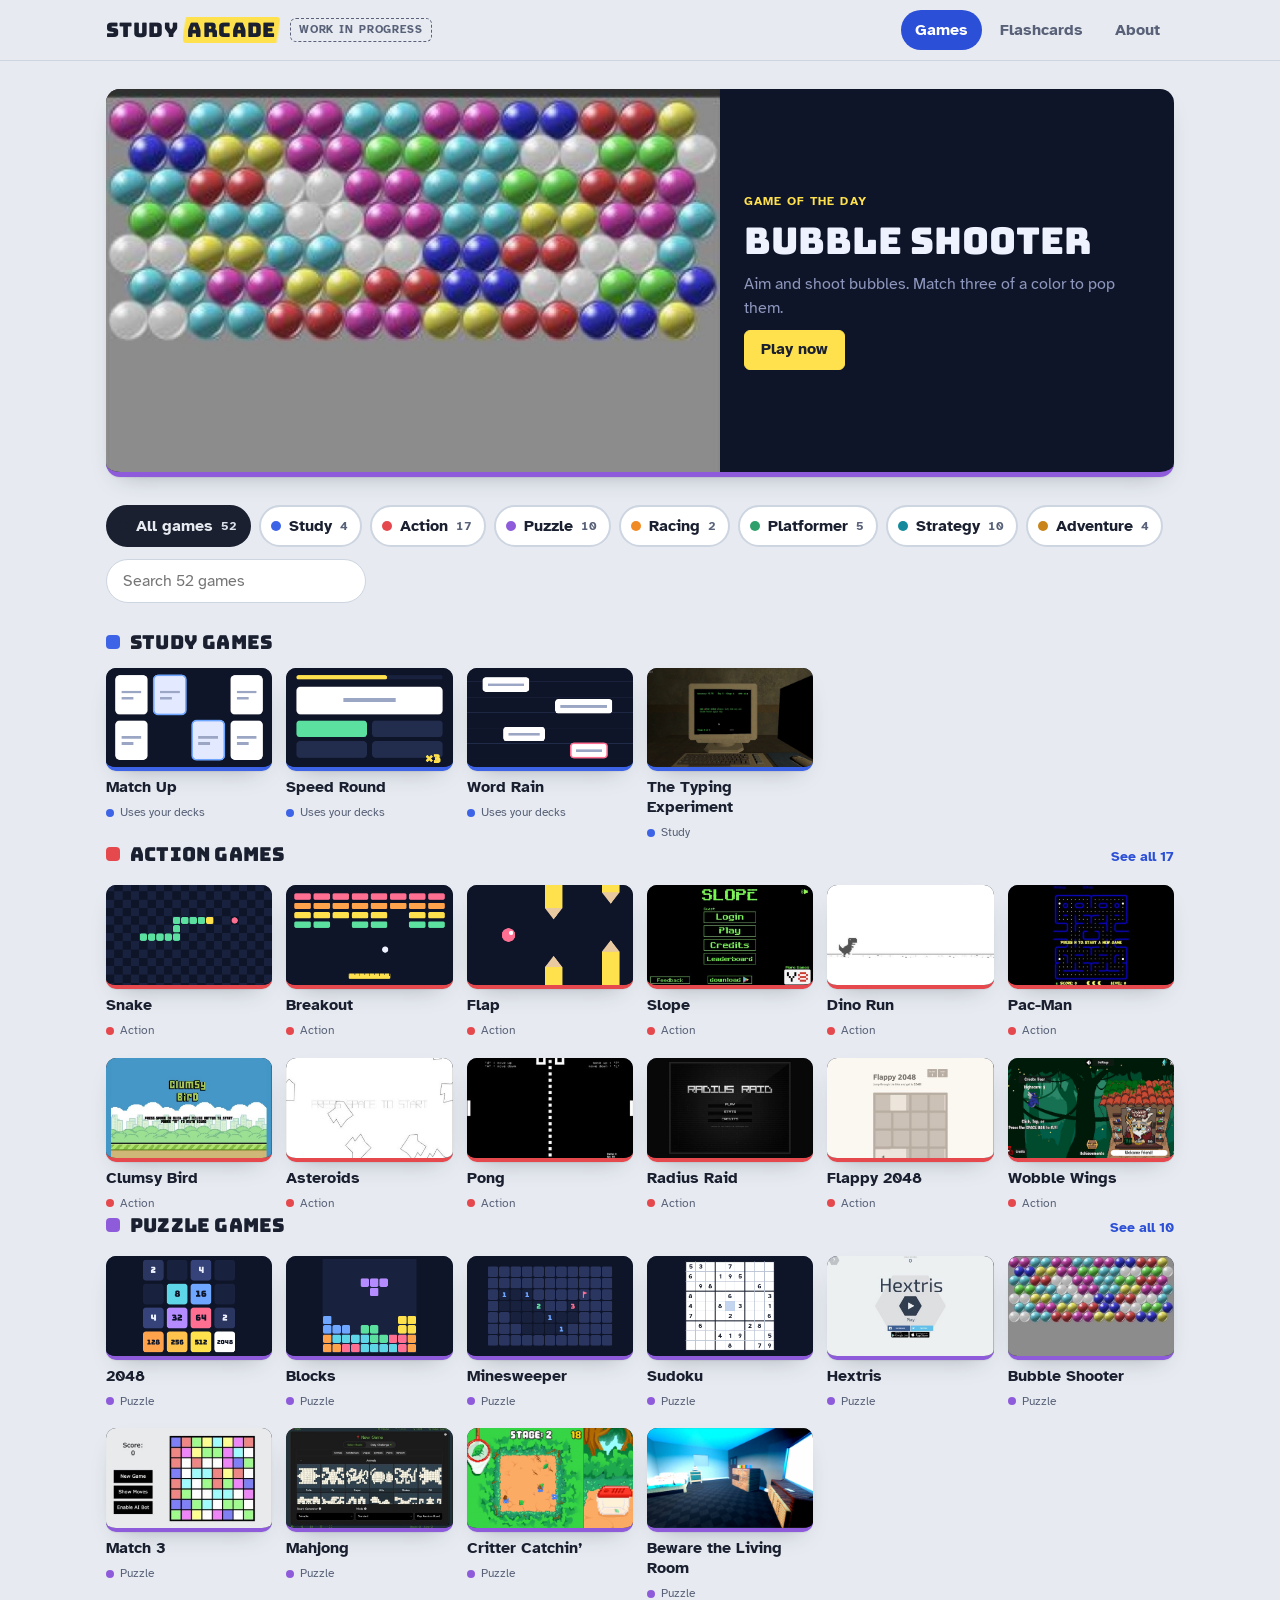
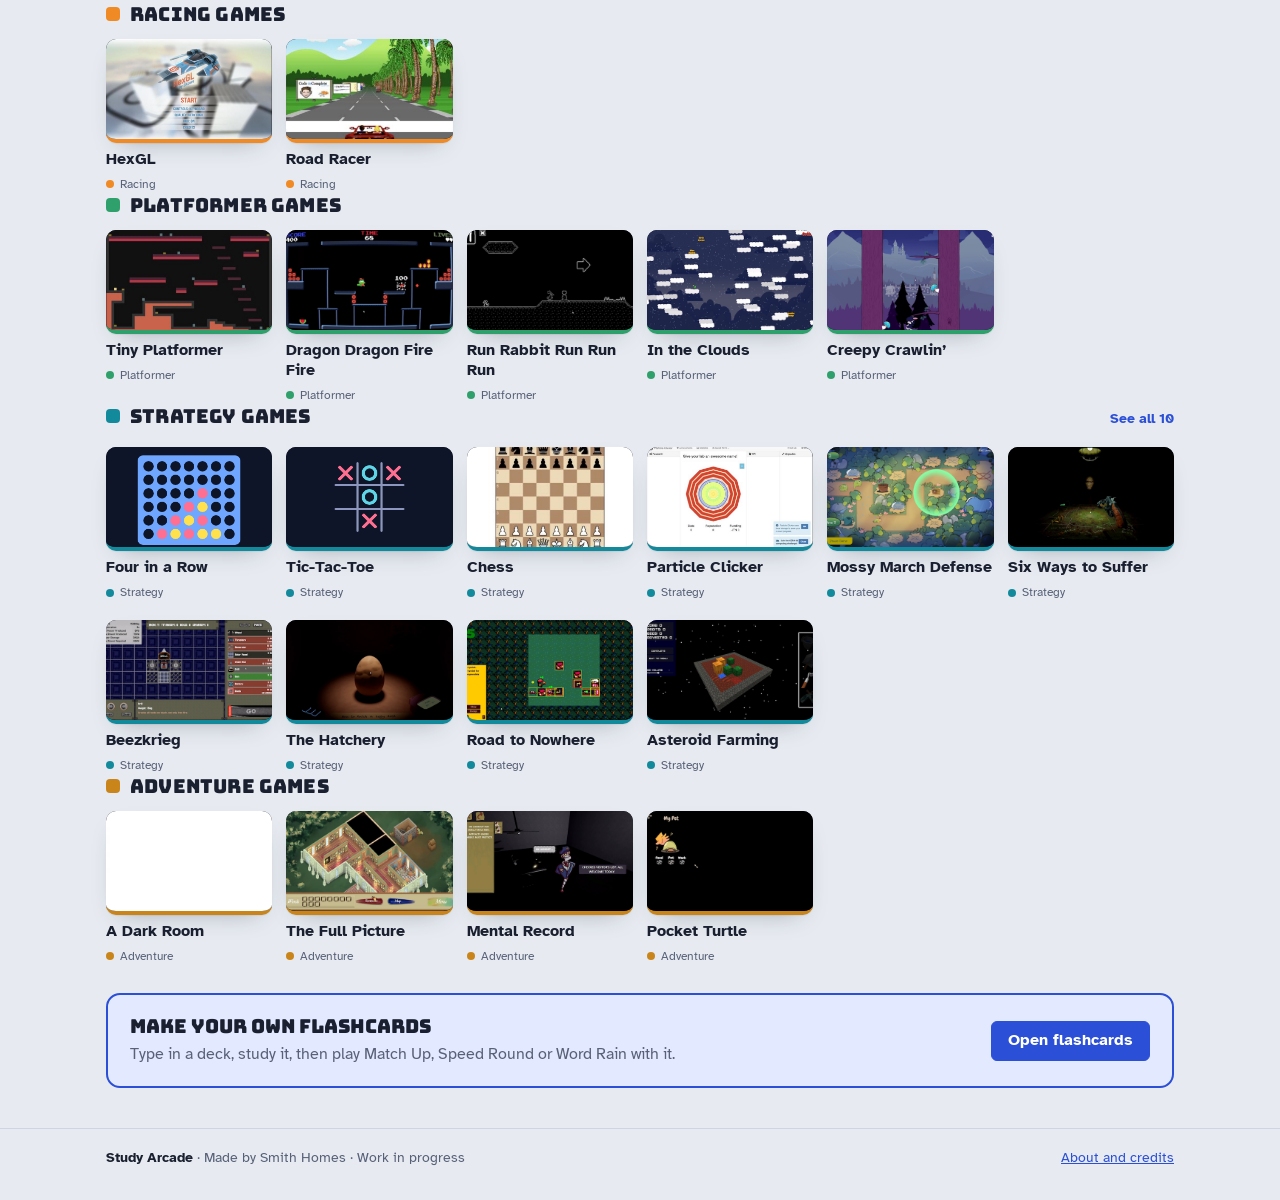
<file: index.html>
<!doctype html>
<html lang="en">
<head>
<meta charset="utf-8">
<meta name="viewport" content="width=device-width, initial-scale=1, viewport-fit=cover">
<!-- ARTIFACT-START -->
<title>Study Arcade</title>
<meta name="claude:viewport-fit-sides" content="cover">
<meta name="description" content="Flashcards for studying, plus a game portal with study games that quiz you on your own decks.">
<link rel="preconnect" href="https://fonts.googleapis.com">
<link rel="preconnect" href="https://fonts.gstatic.com" crossorigin>
<link rel="stylesheet" href="https://fonts.googleapis.com/css2?family=Atkinson+Hyperlegible:ital,wght@0,400;0,700;1,400&family=Bungee&family=Kalam:wght@400;700&display=swap">
<link rel="stylesheet" href="css/style.css">
<!-- HEAD-END -->
</head>
<body>
<!-- BODY-START -->
<header class="topbar">
  <div class="topbar-inner">
    <div class="brand">
      <a class="wordmark" href="#games" aria-label="Study Arcade home">Study <span class="mark">Arcade</span></a>
      <a class="wip" href="#about">Work in progress</a>
    </div>
    <nav class="nav" aria-label="Sections">
      <a href="#games" data-nav="games">Games</a>
      <a href="#decks" data-nav="flashcards">Flashcards</a>
      <a href="#about" data-nav="about">About</a>
    </nav>
  </div>
</header>

<main id="main" class="wrap" tabindex="-1"></main>

<footer class="footer">
  <div class="wrap footer-inner">
    <p><strong>Study Arcade</strong> · Made by Smith Homes · Work in progress</p>
    <p><a href="#about">About and credits</a></p>
  </div>
</footer>

<div id="toast" class="toast" role="status" aria-live="polite" hidden></div>

<script src="js/ui.js"></script>
<script src="js/store.js"></script>
<script src="js/library.js"></script>
<script src="js/arcade.js"></script>
<script src="js/games/match.js"></script>
<script src="js/games/speed.js"></script>
<script src="js/games/rain.js"></script>
<script src="js/games/snake.js"></script>
<script src="js/games/g2048.js"></script>
<script src="js/games/blocks.js"></script>
<script src="js/games/breakout.js"></script>
<script src="js/games/flap.js"></script>
<script src="js/games/mines.js"></script>
<script src="js/games/four.js"></script>
<script src="js/games/sudoku.js"></script>
<script src="js/games/tictactoe.js"></script>
<script src="js/flashcards.js"></script>
<script src="js/about.js"></script>
<script src="js/app.js"></script>
<!-- BODY-END -->
</body>
</html>
</file>
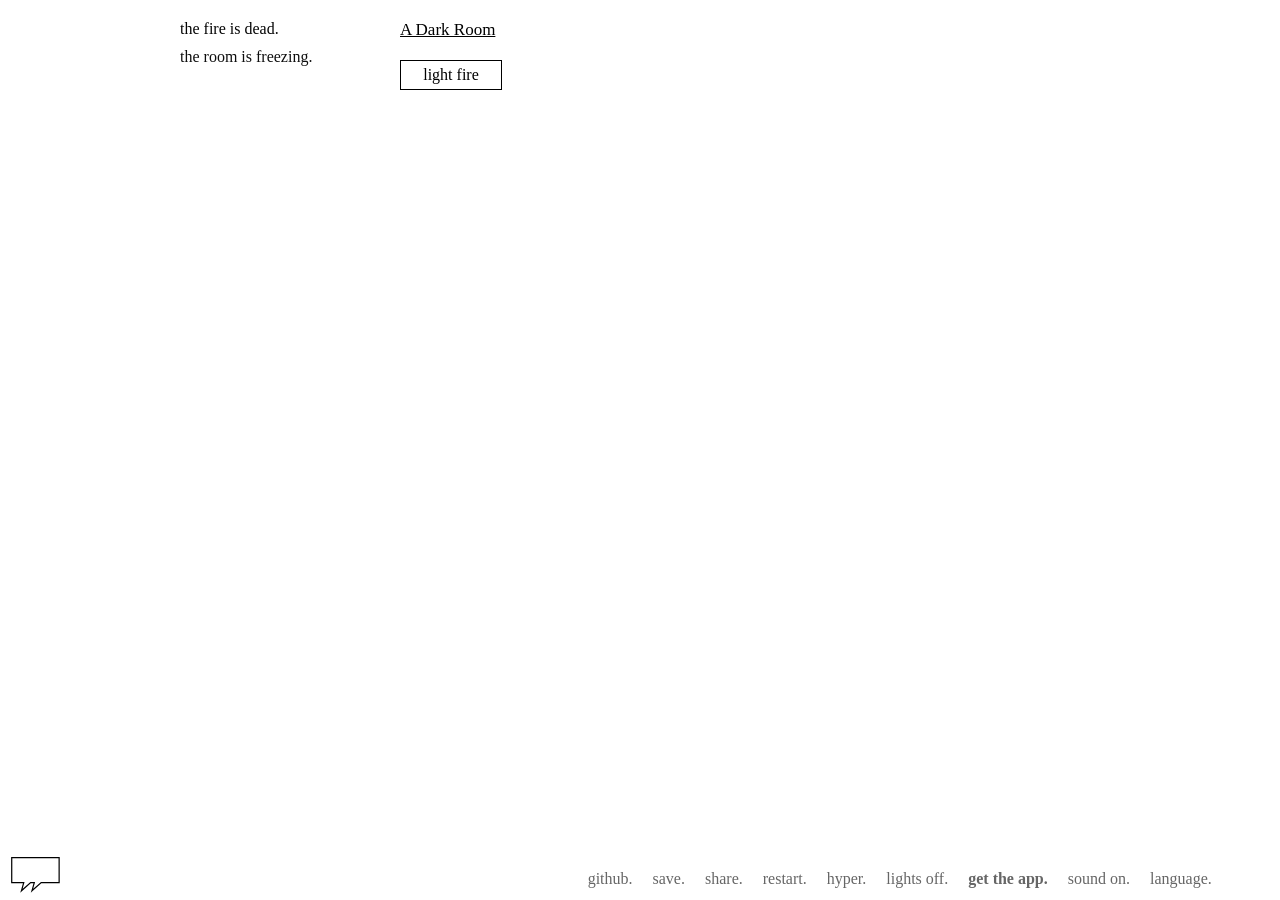
<file: games/ext/adarkroom/index.html>
<!DOCTYPE html>
<html itemscope itemtype="https://schema.org/CreativeWork">
<head>
	<meta charset="UTF-8"/>
	<!--  
		A Dark Room (v1.4)
		==================
		
		A minimalist text adventure by Michael Townsend and all his friends.
		Inspired by Candy Box (https://candybox2.github.io/candybox)
		Contribute on GitHub! (https://github.com/doublespeakgames/adarkroom/)
	-->
	<title>A Dark Room</title>
	<meta itemprop="description" name="description" property="og:description" content="A minimalist text adventure">
	<meta itemprop="image" property="og:image" content="img/adr.png" />
	<meta itemprop="name" property="og:title" content="A Dark Room" />
	<link rel="shortcut icon" href="favicon.ico" />
	<link rel="image_src" href="img/adr.png" />
	<script src="lib/jquery.min.js"></script>
	<script src="lib/jquery.color-2.1.2.min.js"></script>
	<script src="lib/jquery.event.move.js"></script>
	<script src="lib/jquery.event.swipe.js"></script>
	<script src="lib/base64.js"></script>
	<script src="lib/translate.js"></script>
	
	<script src="lang/langs.js"></script>
	
	<script>
		// try to read "lang" param's from url
		var lang = decodeURIComponent((new RegExp('[?|&]lang=' + '([^&;]+?)(&|#|;|$)').exec(location.search)||[,""])[1].replace(/\+/g, '%20'))||null;
		// if no language requested, try to read it from local storage
		if(!lang){
			try {
				lang = localStorage.lang;
			} catch(e) {}
		}
		// if a language different than english requested, load all translations
		if(lang && lang != 'en'){
			document.write('<script src="lang/'+lang+'/strings.js"><\/script>');
			document.write('<link rel="stylesheet" type="text/css" href="lang/'+lang+'/main.css" \/>');
		}
	</script>
	
	<script src="script/Button.js"></script>
	<script src="script/audioLibrary.js"></script>
	<script src="script/audio.js"></script>
	<script src="script/engine.js"></script>
	<script src="script/state_manager.js"></script>
	<script src="script/header.js"></script>
	<script src="script/notifications.js"></script>
	<script src="script/events.js"></script>
	<script src="script/room.js"></script>
	<script src="script/outside.js"></script>
	<script src="script/world.js"></script>
	<script src="script/path.js"></script>
	<script src="script/ship.js"></script>
  <script src="script/space.js"></script>
  <script src="script/fabricator.js"></script>
	<script src="script/prestige.js"></script>
	<script src="script/scoring.js"></script>
	<!-- Event modules -->
	<script src="script/events/global.js"></script>
	<script src="script/events/room.js"></script>
	<script src="script/events/outside.js"></script>
	<script src="script/events/encounters.js"></script>
  <script src="script/events/setpieces.js"></script>
  <script src="script/events/marketing.js"></script>
	<script src="script/events/executioner.js"></script>
	
	<script type='text/javascript'>
		var oldIE = false;
	</script>
	<!--[if lt IE 9]> 
		<script type="text/javascript">oldIE = true;</script> 
	<![endif]-->
	
	<link rel="stylesheet" type="text/css" href="css/main.css" />
	<link rel="stylesheet" type="text/css" href="css/room.css" />
	<link rel="stylesheet" type="text/css" href="css/outside.css" />
	<link rel="stylesheet" type="text/css" href="css/path.css" />
	<link rel="stylesheet" type="text/css" href="css/world.css" />
	<link rel="stylesheet" type="text/css" href="css/ship.css" />
  <link rel="stylesheet" type="text/css" href="css/space.css" />
  <link rel="stylesheet" type="text/css" href="css/fabricator.css" />
	
	<script src="script/localization.js"></script>
	
</head>
<body>
	<div id="wrapper">
		<div id="saveNotify"><script>document.write(_("saved."));</script></div>
		<div id="content">
			<div id="outerSlider">
				<div id="main">
					<div id="header"></div>
				</div>
			</div>
		</div>
  </div>
  <a class="logo" href="https://www.doublespeakgames.com" alt="doublespeak games" target="_blank">
    <svg xmlns:dc="http://purl.org/dc/elements/1.1/" xmlns:cc="http://creativecommons.org/ns#" xmlns:rdf="http://www.w3.org/1999/02/22-rdf-syntax-ns#" xmlns:svg="http://www.w3.org/2000/svg" xmlns="http://www.w3.org/2000/svg" version="1.1" viewBox="0 0 41.75 32.84375" class="logo-icon">
      <path d="m 18.024533,28.5722 c 2.532365,-2.243 5.064679,-4.4861 7.596993,-6.7292 4.907813,0 9.815625,0 14.723438,0 0,-6.8136 0,-13.6272 0,-20.4408 -12.976656,0 -25.953312,0 -38.9299676,0 0,6.8136 0,13.6272 0,20.4408 3.2917905,0 6.5835811,0 9.8753716,0 -0.643311,2.2431 -1.286622,4.4861 -1.9299604,6.7292 2.5323644,-2.243 5.0646784,-4.4861 7.5969924,-6.7292 0.999066,0 1.998131,0 2.997197,0 -0.643345,2.2431 -1.286691,4.4861 -1.930064,6.7292 z" style="stroke-width:1.0;fill:none;stroke-linejoin:miter;stroke-miterlimit:10;stroke-dasharray:none"></path>
    </svg>
  </a>
</body>
</html>
</file>
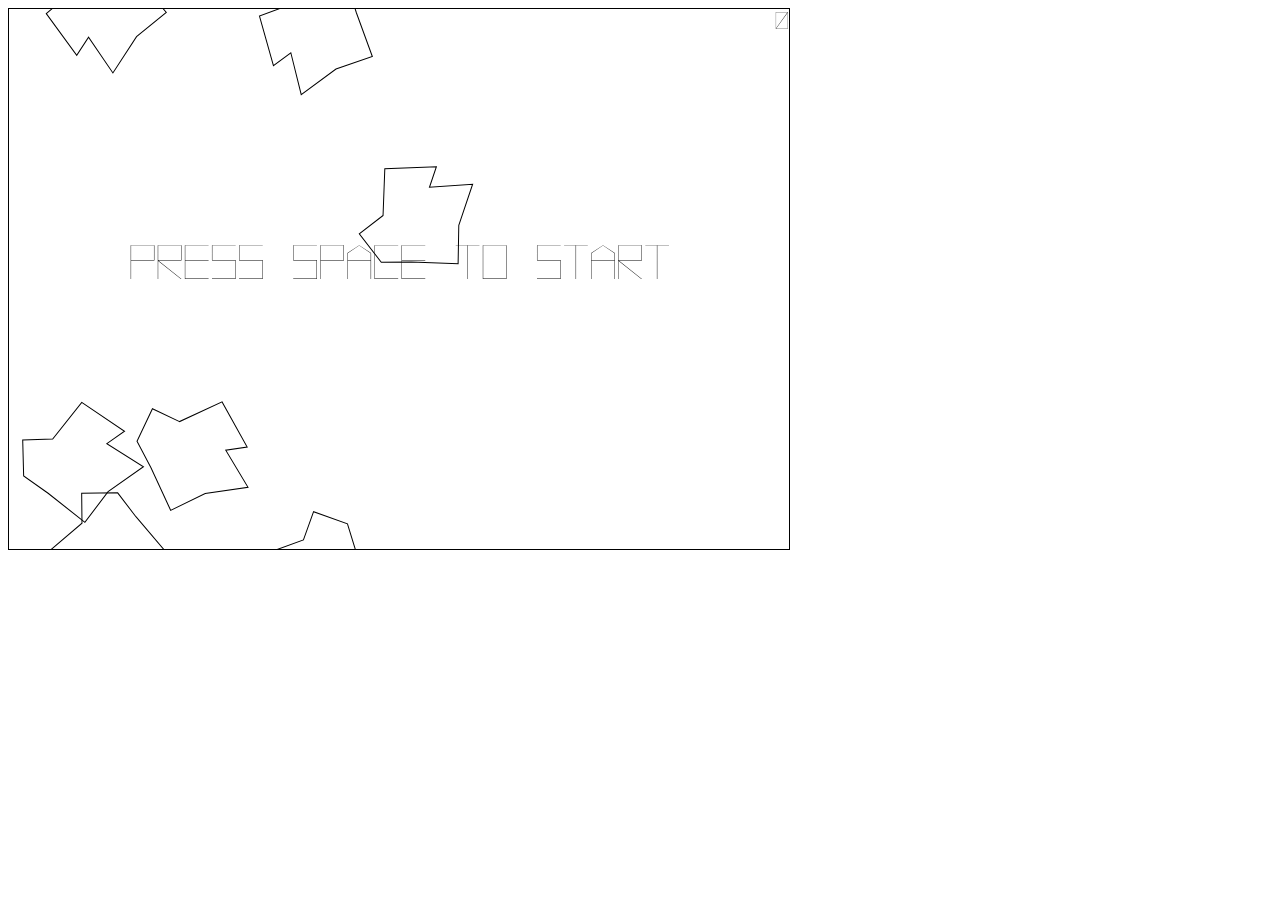
<file: games/ext/asteroids/index.html>
<html>
  <head>
    <script src="jquery-1.4.1.min.js"></script>
    <script src="vector_battle_regular.typeface.js"></script>
    <script src="ipad.js"></script>
    <script src="game.js"></script>
    <style>
      #canvas { border:1px solid black; top:0px; left:0px; }
      .button { position:absolute; border:1px solid black; }
      #left-controls { position:absolute; left:1px; bottom:0px; display:none; }
      #right-controls { position:absolute; right:1px; bottom:0px; display:none; }
      #up { width:200px; height:100px; bottom:100px;}
      #left { width:100px; height:100px; bottom:0px;}
      #right { width:100px; height:100px; bottom:0px; left:100px; }
      #space { width:200px; height:200px; bottom:0px; right:0px; }
    </style>
  </head>
  <body>
    <div id="game-container">
      <canvas id="canvas" width="780" height="540"></canvas>
      <div id="left-controls">
        <div id="up" class='button'>THRUST</div>
        <div id="left" class='button'>LEFT</div>
        <div id="right" class='button'>RIGHT</div>
      </div>
      <div id="right-controls">
        <div id="space" class='button'>FIRE</div>
      </div>
    </div>
  </body>
</html>
</file>
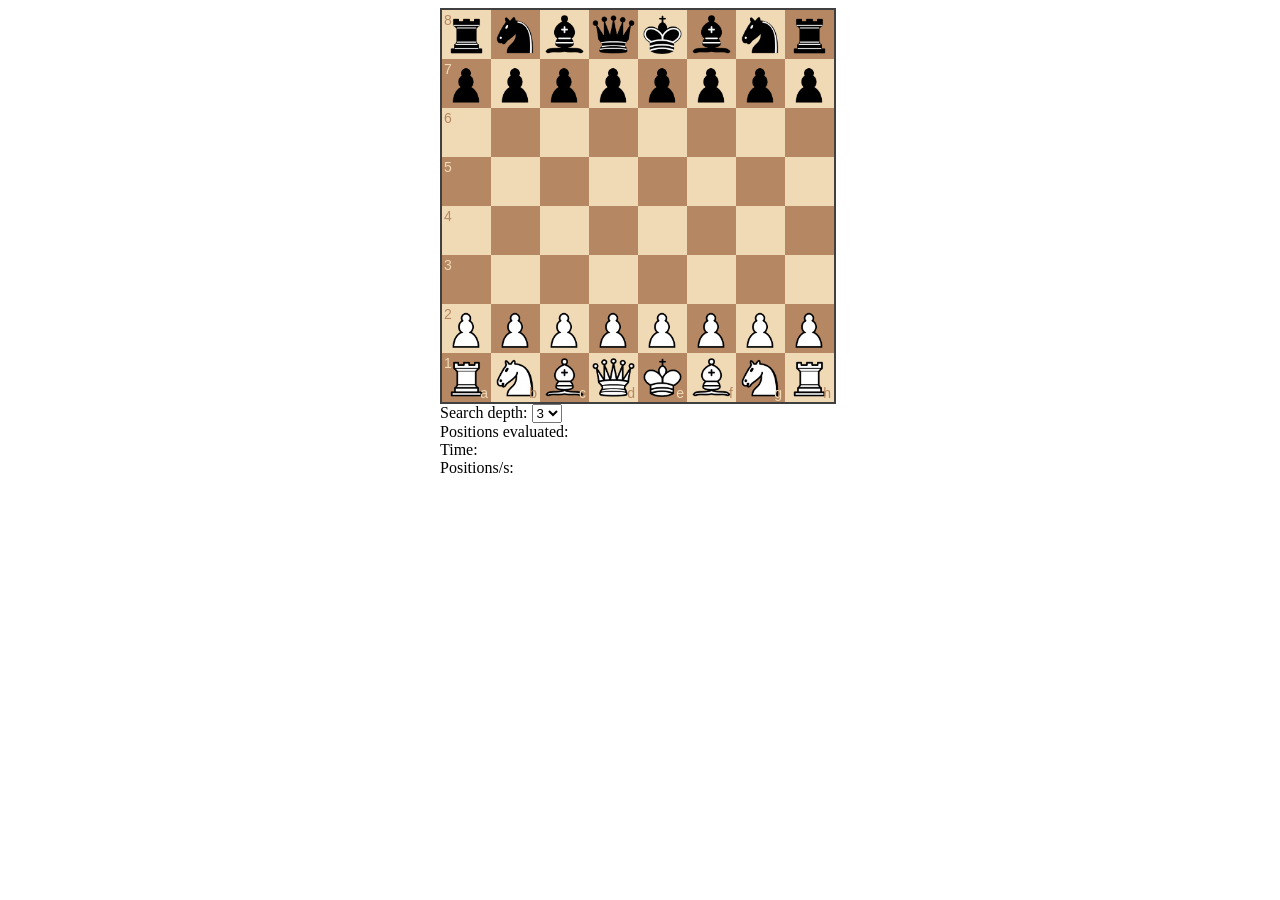
<file: games/ext/chess/index.html>
<!DOCTYPE html>
<html lang="en">
<head>
    <meta charset="UTF-8">
    <link rel="stylesheet" href="lib/chessboardjs/css/chessboard-0.3.0.css">
    <link rel="stylesheet" href="style.css">
</head>
<body>
<div id="board" class="board"></div>
<div class="info">
    Search depth:
    <select id="search-depth">
        <option value="1">1</option>
        <option value="2">2</option>
        <option value="3" selected>3</option>
        <option value="4">4</option>
        <option value="5">5</option>
    </select>

    <br>
    <span>Positions evaluated: <span id="position-count"></span></span>
    <br>
    <span>Time: <span id="time"></span></span>
    <br>
    <span>Positions/s: <span id="positions-per-s"></span> </span>
    <br>
    <br>
    <div id="move-history" class="move-history">
    </div>
</div>
<script src="lib/jquery/jquery-3.2.1.min.js"></script>
<script src="lib/chessboardjs/js/chess.js"></script>
<script src="lib/chessboardjs/js/chessboard-0.3.0.js"></script>
<script src="script.js"></script>
<script>

</script>
</body>
</html>
</file>
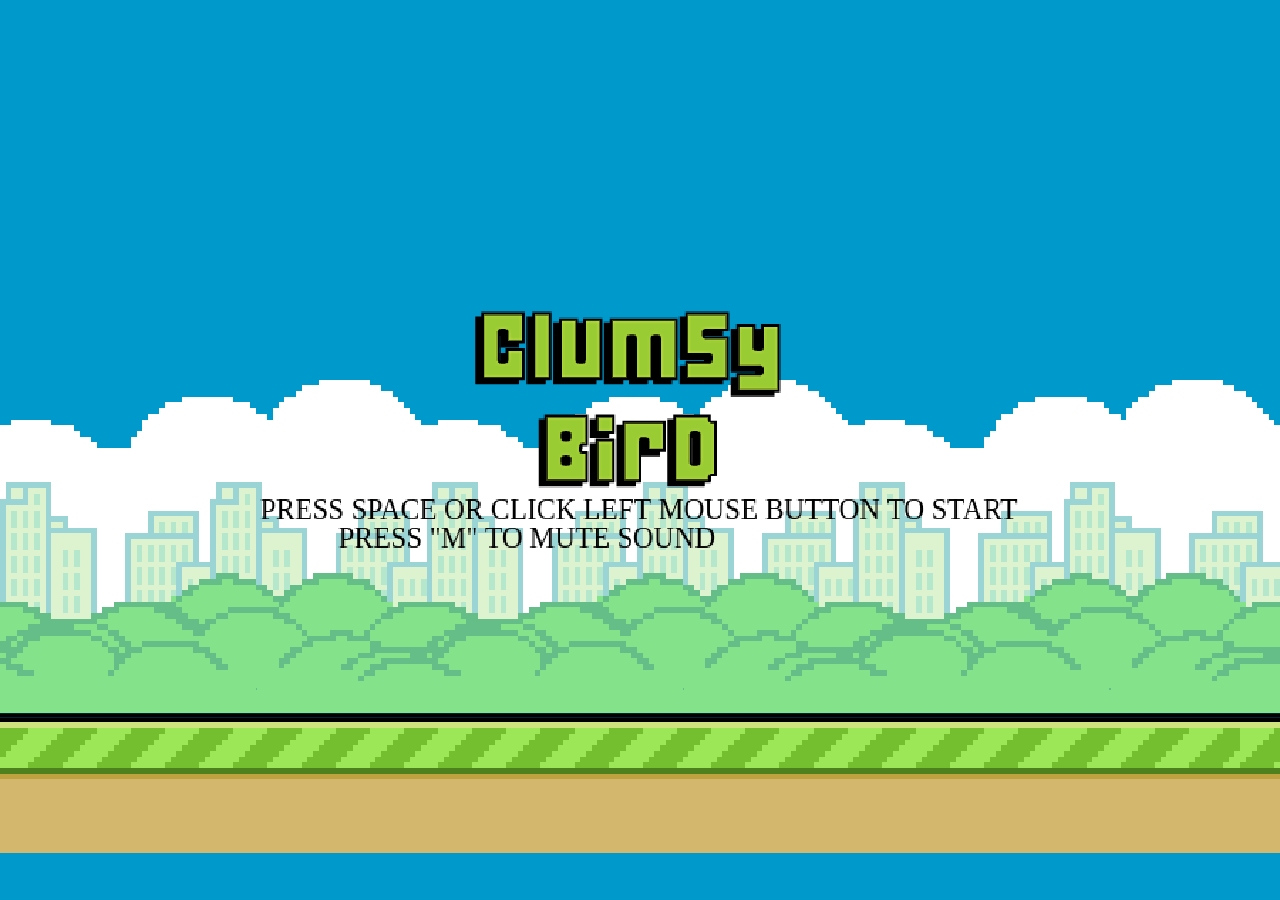
<file: games/ext/clumsy-bird/index.html>
<!DOCTYPE HTML>
<html lang="en">
    <head>
        <title>Clumsy Bird</title>
        <link rel="apple-touch-icon-precomposed" href="data/img/touch-icon-iphone.png"/>
        <link rel="apple-touch-icon-precomposed" sizes="120x120" href="data/img/touch-icon-iphone-retina.png"/>
        <link rel="shortcut icon" href="data/img/favicon.ico">
        <link rel="stylesheet" type="text/css" media="screen" href="index.css">
        <meta id="viewport" name="viewport" content="width=device-width, initial-scale=1, maximum-scale=1, user-scalable=no">
        <meta name="apple-mobile-web-app-capable" content="yes">
        <meta name="apple-mobile-web-app-status-bar-style" content="black">
        <meta name="apple-mobile-web-app-title" content="Clumsy Bird">
        <meta charset="UTF-8" />
        <meta name="description" content="Clumsy Bird - A Flappy Bird clone using MelonJS"/>
        <meta name="keywords" content="flappybird, flappy, bird, game, html5, melonjs,clone"/>
        <meta name="robots" content="index, follow">
        <meta name="google-site-verification" content="RDZI9SqVaffd48uHfZMv67-YdvviOMe2HuULEYqVgd4" />
        <meta property="og:image" content="http://ellisonleao.github.io/clumsy-bird/data/img/bg.png" />
        <meta property="og:title" content="Clumsy Bird - A Flappy Bird clone using MelonJS"/>
        <meta property="og:url" content="http://ellisonleao.github.io/clumsy-bird/"/>
        <meta property="og:site_name" content="Clumsy Bird - MelonJS"/>

        <!-- Twitter Card -->
        <meta name="twitter:hashtag" content="clumsybird" />
        <meta name="twitter:card" content="summary" />
        <meta name="twitter:site" content="@ellisonleao" />
        <meta name="twitter:creator" content="@ellisonleao" />
        <meta name="twitter:title" content="Clumsy Bird" />
        <meta name="twitter:description" content="A Flappy Bird melonJS clone" />

        <!-- Humans -->
        <link rel="author" href="humans.txt" />
    </head>

    <body>
        <!-- Canvas placeholder -->
        <div id="screen"></div>

        <!-- melonJS Library -->
        <script type="text/javascript" src="js/melonJS-min.js" ></script>
        <script type="text/javascript" src="build/clumsy-min.js" ></script>
        <script type="text/javascript">
            window.onReady(function onReady() {
                game.onload();
            });
        </script>

    </body>
</html>
</file>
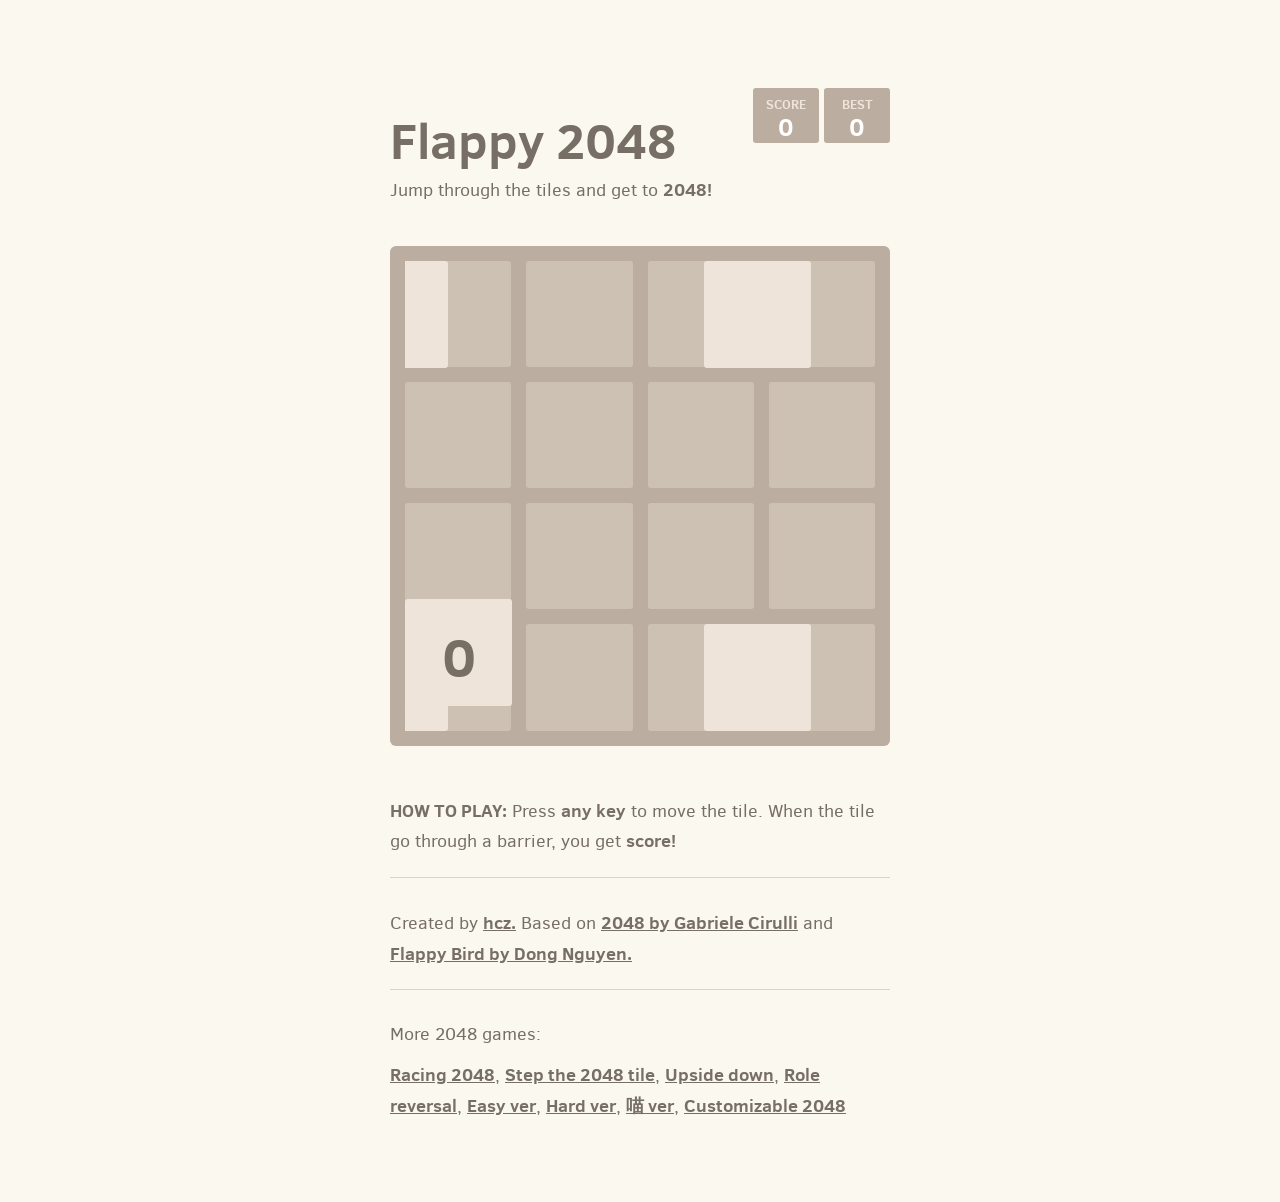
<file: games/ext/flappy-2048/index.html>
<!DOCTYPE html>
<html>
<head>
  <meta charset="utf-8">
  <title>Flappy 2048</title>

  <link href="style/main.css" rel="stylesheet" type="text/css">
  <link rel="shortcut icon" href="favicon.ico">
  <link rel="apple-touch-icon" href="meta/apple-touch-icon.png">
  <meta name="apple-mobile-web-app-capable" content="yes">
  <meta name="apple-mobile-web-app-status-bar-style" content="black">

  <meta name="HandheldFriendly" content="True">
  <meta name="MobileOptimized" content="320">
  <meta name="viewport" content="width=device-width, target-densitydpi=160dpi, initial-scale=1.0, maximum-scale=1, user-scalable=no, minimal-ui">
</head>
<body>
  <div class="container">
    <div class="heading">
      <h1 class="title">Flappy 2048</h1>
      <div class="scores-container">
        <div class="score-container">0</div>
        <div class="best-container">0</div>
      </div>
    </div>

    <div class="above-game">
      <p class="game-intro">Jump through the tiles and get to <strong>2048!</strong></p>
    </div>

    <div class="game-container">
      <div class="game-message">
        <p></p>
        <div class="lower">
	        <a class="keep-playing-button">Keep going</a>
          <a class="retry-button">Try again</a>
        </div>
      </div>

      <div class="grid-container">
        <div class="grid-row">
          <div class="grid-cell"></div>
          <div class="grid-cell"></div>
          <div class="grid-cell"></div>
          <div class="grid-cell"></div>
        </div>
        <div class="grid-row">
          <div class="grid-cell"></div>
          <div class="grid-cell"></div>
          <div class="grid-cell"></div>
          <div class="grid-cell"></div>
        </div>
        <div class="grid-row">
          <div class="grid-cell"></div>
          <div class="grid-cell"></div>
          <div class="grid-cell"></div>
          <div class="grid-cell"></div>
        </div>
        <div class="grid-row">
          <div class="grid-cell"></div>
          <div class="grid-cell"></div>
          <div class="grid-cell"></div>
          <div class="grid-cell"></div>
        </div>
        <div class="tile tile-block-a"><div class="tile-inner"></div></div>
        <div class="tile tile-block-b"><div class="tile-inner"></div></div>
        <div class="tile tile-block-c"><div class="tile-inner"></div></div>
        <div class="tile tile-block-d"><div class="tile-inner"></div></div>
        <div class="tile tile-bird"><div class="tile-inner"></div></div>
      </div>
    </div>

    <p class="game-explanation">
      <strong class="important">How to play:</strong> Press <strong>any key</strong> to move the tile. When the tile go through a barrier, you get <strong>score!</strong>
    </p>
    <hr>
    <p>
    Created by <a href="http://github.com/hczhcz" target="_blank">hcz.</a> Based on <a href="http://gabrielecirulli.com" target="_blank">2048 by Gabriele Cirulli</a> and <a href="http://en.wikipedia.org/wiki/Flappy_Bird" target="_blank">Flappy Bird by Dong Nguyen.</a>
    </p>
    <hr>
    <p>More 2048 games:</p>
    <p>
      <a href="https://hczhcz.github.io/Racing-2048">Racing 2048</a>,
      <a href="https://hczhcz.github.io/Step-2048">Step the 2048 tile</a>,
      <a href="https://hczhcz.github.io/2048">Upside down</a>,
      <a href="https://hczhcz.github.io/2048/2047">Role reversal</a>,
      <a href="https://hczhcz.github.io/2048/20ez">Easy ver</a>,
      <a href="https://hczhcz.github.io/2048/2hrd">Hard ver</a>,
      <a href="https://hczhcz.github.io/2048/meow">喵 ver</a>,
      <a href="https://hczhcz.github.io/my-2048">Customizable 2048</a>
    </p>
  </div>

  <script src="js/animframe_polyfill.js"></script>
  <script src="js/keyboard_input_manager.js"></script>
  <script src="js/html_actuator.js"></script>
  <script src="js/grid.js"></script>
  <script src="js/tile.js"></script>
  <script src="js/local_score_manager.js"></script>
  <script src="js/game_manager.js"></script>
  <script src="js/application.js"></script>
</body>
</html>
</file>
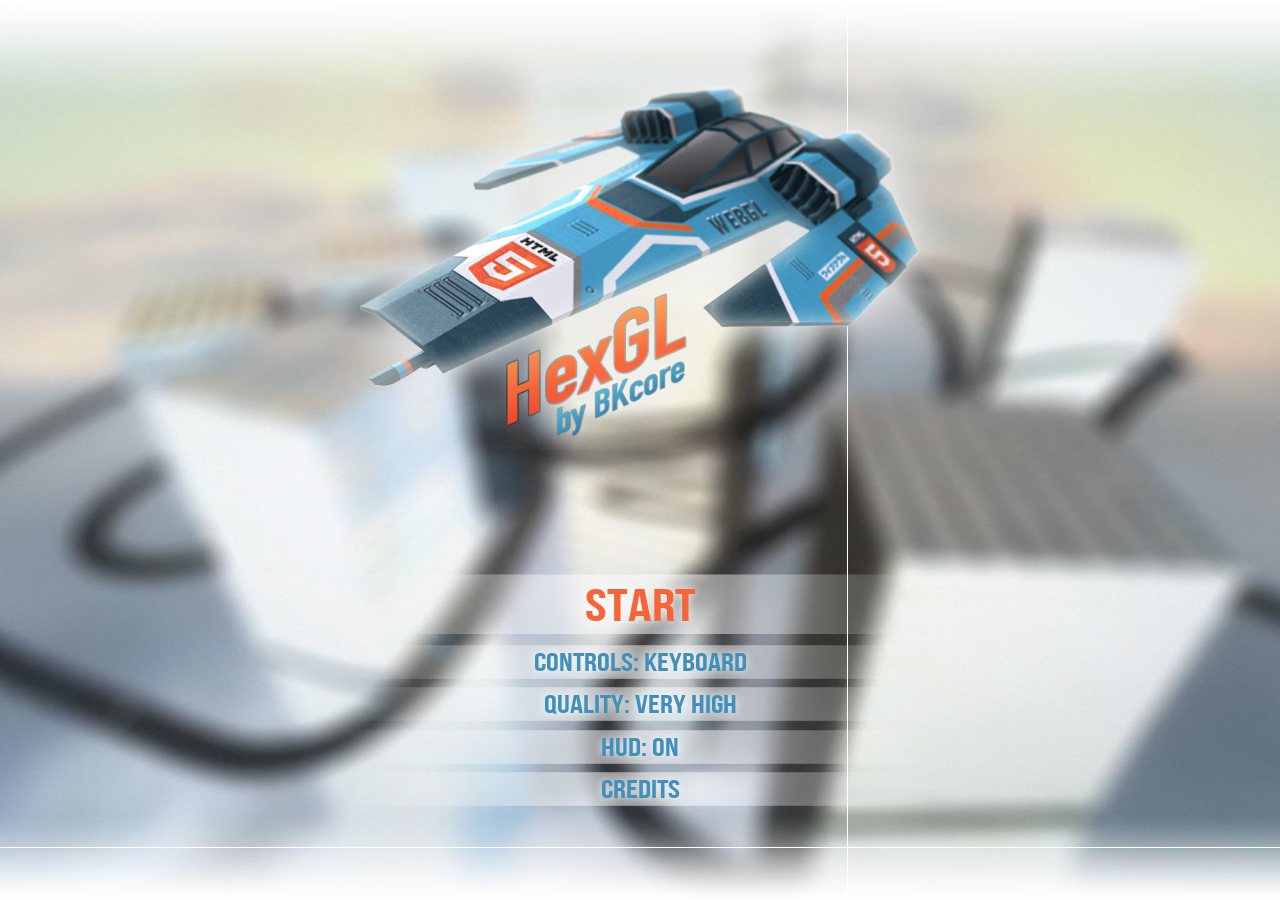
<file: games/ext/hexgl/index.html>
<!doctype html>
<html lang="en">
  <head>
    <title>HexGL by BKcore</title>
    <meta charset="utf-8">
    <meta name="description" content="HexGL is a futuristic racing game built by Thibaut Despoulain (BKcore) using HTML5, Javascript and WebGL. Come challenge your friends on this fast-paced 3D game!">
    <meta property="og:title" content="HexGL, the HTML5 futuristic racing game." />
    <meta property="og:type" content="game" />
    <meta property="og:url" content="http://hexgl.bkcore.com/" />
    <meta property="og:image" content="http://hexgl.bkcore.com/image.png" />
    <meta property="og:site_name" content="HexGL by BKcore" />
    <meta property="fb:admins" content="1482017639" />
    <link rel="icon" href="http://hexgl.bkcore.com/favicon.png" type="image/png">
    <link rel="shortcut icon" href="http://hexgl.bkcore.com/favicon.png" type="image/png">
    <meta name="viewport" content="width=device-width, user-scalable=no, minimum-scale=1.0, maximum-scale=1.0">
    <link rel="stylesheet" href="css/multi.css" type="text/css" charset="utf-8">
    <link rel="stylesheet" href="css/fonts.css" type="text/css" charset="utf-8">
    <style>
      body {
        padding:0;
        margin:0;
      }
      canvas { pointer-events:none; width: 100%;}
      #overlay{
        position: absolute;
        z-index: 9999;
        top: 0;
        left: 0;
        width: 100%;
      }
    </style>
    
  </head>

  <body>
    <div id="step-1">
      <div id="global"></div>
      <div id="title">
      </div>
      <div id="menucontainer">
        <div id="menu">
          <div id="start">Start</div>
          <div id="s-controlType">Controls: Keyboard</div>
          <div id="s-quality">Quality: High</div>
          <div id="s-hud">HUD: On</div>
          <div id="s-godmode" style="display: none">Godmode: Off</div>
          <div id="s-credits">Credits</div>
        </div>
      </div>
    </div>
    <div id="step-2" style="display: none">
      <div id="ctrl-help">Click/Touch to continue.</div>
    </div>
    <div id="step-3" style="display: none">
      <div id="progressbar"></div>
    </div>
    <div id="step-4" style="display: none">
      <div id="overlay"></div>
      <div id="main"></div>
    </div>
    <div id="step-5" style="display: none">
      <div id="time"></div>
      <div id="ctrl-help">Click/Touch to continue.</div>
    </div>
    <div id="credits" style="display: none">
      <h3>Code</h3>
      <p><b>Concept and Development</b><br>Thibaut Despoulain (BKcore)</p>
      <p><b>Contributors</b><br>townxelliot<br>mahesh.kk</p>
      <p><b>Technologies</b><br>WebGL<br>JavaScript<br>CoffeeScript<br>Three.js<br>LeapMotion</p>
      <h3>Graphics</h3>
      <p><b>HexMKI base model</b><br>Charnel</p>
      <p><b>Track texture</b><br>Nobiax</p>
      <h4>Click anywhere to continue.</h4>
    </div>

    <div id="leapinfo" style="display: none"></div>

    <script src="libs/leap-0.4.1.min.js"></script>
    <script src="libs/Three.dev.js"></script>
    <script src="libs/ShaderExtras.js"></script>
    <script src="libs/postprocessing/EffectComposer.js"></script>
    <script src="libs/postprocessing/RenderPass.js"></script>
    <script src="libs/postprocessing/BloomPass.js"></script>
    <script src="libs/postprocessing/ShaderPass.js"></script>
    <script src="libs/postprocessing/MaskPass.js"></script>
    <script src="libs/Detector.js"></script>
    <script src="libs/Stats.js"></script>
    <script src="libs/DAT.GUI.min.js"></script>

    <script src="bkcore.coffee/controllers/TouchController.js"></script>
    <script src="bkcore.coffee/controllers/OrientationController.js"></script>
    <script src="bkcore.coffee/controllers/GamepadController.js"></script>

    <script src="bkcore.coffee/Timer.js"></script>
    <script src="bkcore.coffee/ImageData.js"></script>
    <script src="bkcore.coffee/Utils.js"></script>

    <script src="bkcore/threejs/RenderManager.js"></script>
    <script src="bkcore/threejs/Shaders.js"></script>
    <script src="bkcore/threejs/Particles.js"></script>
    <script src="bkcore/threejs/Loader.js"></script>

    <script src="bkcore/Audio.js"></script>

    <script src="bkcore/hexgl/HUD.js"></script>
    <script src="bkcore/hexgl/RaceData.js"></script>
    <script src="bkcore/hexgl/ShipControls.js"></script>
    <script src="bkcore/hexgl/ShipEffects.js"></script>
    <script src="bkcore/hexgl/CameraChase.js"></script>
    <script src="bkcore/hexgl/Gameplay.js"></script>

    <script src="bkcore/hexgl/tracks/Cityscape.js"></script>

    <script src="bkcore/hexgl/HexGL.js"></script>

    <script src="launch.js"></script>

  </body>
</html>
</file>
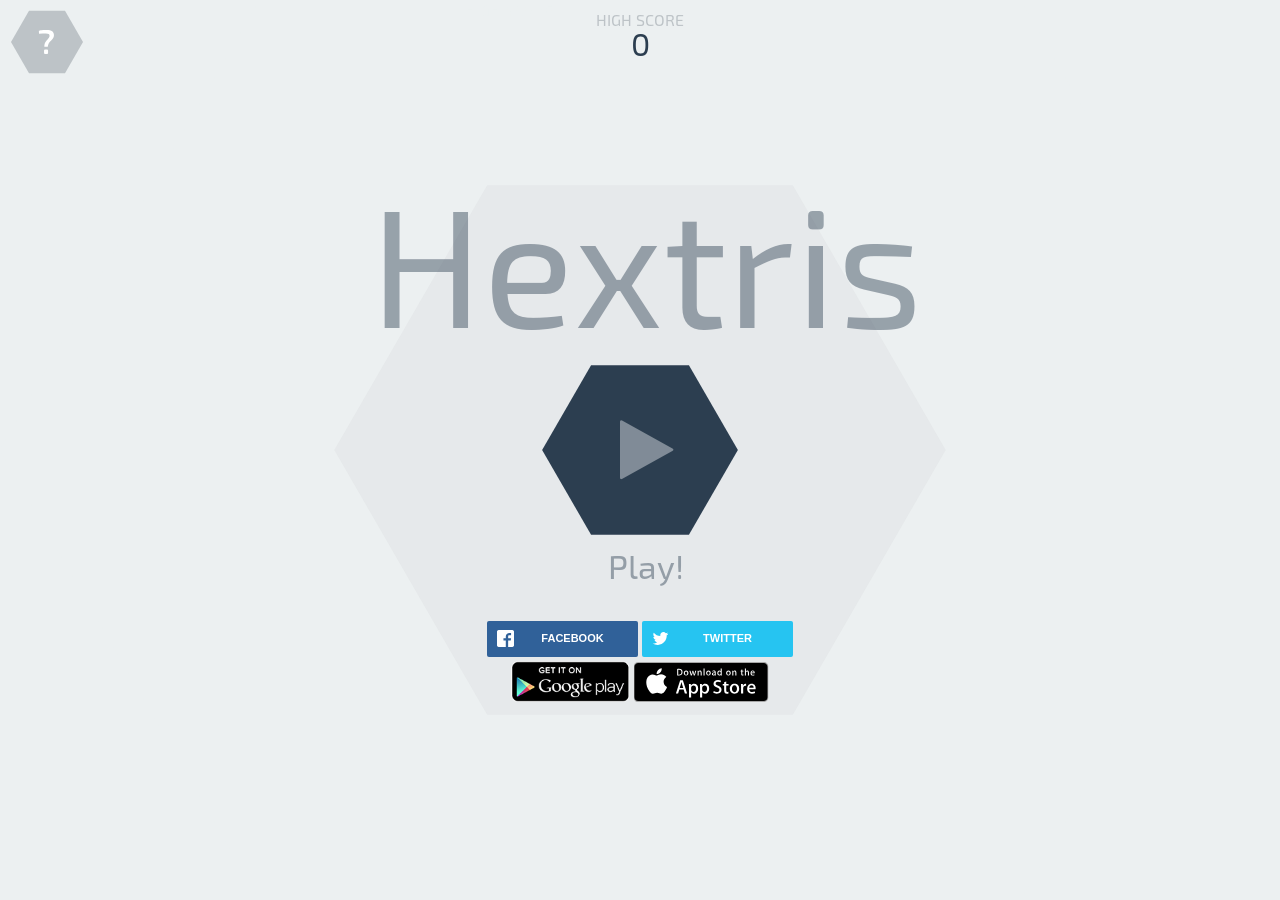
<file: games/ext/hextris/index.html>
<!DOCTYPE html>
<html lang='en'>
	<head>
		<title>Hextris</title>
		<meta name="description" content="An addictive puzzle game inspired by Tetris.">
		<link rel="manifest" href="manifest.webmanifest">
		<meta name="apple-itunes-app" content="app-id=903769553"/>
		<meta name="apple-mobile-web-app-title" content="Hextris">
		<meta name="apple-mobile-web-app-capable" content="yes">
		<link rel="apple-touch-icon" sizes="120x120" href="images/icons/apple-touch-120.png">
		<link rel="apple-touch-icon" sizes="152x152" href="images/icons/apple-touch-152.png">
		<link rel="apple-touch-icon" sizes="167x167" href="images/icons/apple-touch-167.png">
		<link rel="apple-touch-icon" sizes="180x180" href="images/icons/apple-touch-180.png">
		<link rel="apple-touch-icon" sizes="512x512" href="images/icons/apple-touch-512.png">
		<meta name="viewport" content="width=device-width, initial-scale=1, maximum-scale=1, user-scalable=0, minimal-ui"/>
		<meta property="og:url" content="http://hextris.github.io/hextris/"/>
		<meta property="og:site_name" content="Hextris"/>
		<meta property="og:title" content="Hextris"/>
		<meta property="og:description" content="An addictive puzzle game inspired by Tetris."/>
		<meta property="og:type" content="website"/>
		<meta property="og:author" content="https://www.facebook.com/hextris"/>
		<meta property="og:image" content="http://hextris.github.io/hextris/images/facebook-opengraph.png"/>
		<meta property="og:image:width" content="1200"/>
		<meta property="og:image:height" content="630"/>
		<meta property="twitter:card" content="summary"/>
		<meta property="twitter:site" content="@hextris"/>
		<meta property="twitter:site:id" content="2742209678"/>
		<meta property="twitter:creator" content="@hextris"/>
		<meta property="twitter:creator:id" content="2742209678"/>
		<meta property="twitter:domain" content="http://hextris.github.io"/>
		<meta property="twitter:title" content="Hextris"/>
		<meta property="twitter:description" content="An addictive puzzle game inspired by Tetris."/>
		<meta property="twitter:image:src" content="http://hextris.github.io/hextris/images/twitter-opengraph.png"/>
		<meta property="twitter:image:width" content="512"/>
		<meta property="twitter:image:height" content="512"/>
		<meta property="twitter:app:id:iphone" content="id903769553">
		<meta property="twitter:app:id:ipad" content="id903769553">
		<meta property="twitter:app:id:googleplay" content="com.hextris.hextris">
		<meta property="twitter:app:country" content="us">
		<meta property="twitter:app:url:iphone" content="itunes.apple.com/us/app/id903769553?mt=8">
		<meta property="twitter:app:url:ipad" content="itunes.apple.com/us/app/id903769553?mt=8">
		<meta property="twitter:app:url:googleplay" content="https://play.google.com/store/apps/details?id=com.hextris.hextris">
		<link rel="icon" type="image/png" href="favicon.ico">
		<link href='http://fonts.googleapis.com/css?family=Exo+2' rel='stylesheet' type='text/css'>
		<link rel="stylesheet" href="style/fa/css/font-awesome.min.css">
		<link rel="stylesheet" type="text/css" href="style/style.css">
		<script type='text/javascript' src="vendor/hammer.min.js"></script>
		<script type='text/javascript' src="vendor/js.cookie.js"></script>
		<script type='text/javascript' src="vendor/jsonfn.min.js"></script>
		<script type='text/javascript' src="vendor/keypress.min.js"></script>
		<script type='text/javascript' src="vendor/jquery.js"></script>
		<script type='text/javascript' src="js/save-state.js"></script>
		<script type='text/javascript' src="js/view.js"></script>
		<script type='text/javascript' src="js/wavegen.js"></script>
		<script type='text/javascript' src="js/math.js"></script>
		<script type='text/javascript' src="js/Block.js"></script>
		<script type='text/javascript' src="js/Hex.js"></script>
		<script type='text/javascript' src="js/Text.js"></script>
		<script type='text/javascript' src="js/comboTimer.js"></script>
		<script type='text/javascript' src="js/checking.js"></script>
		<script type='text/javascript' src='js/update.js'></script>
		<script type='text/javascript' src='js/render.js'></script>
		<script type='text/javascript' src="js/input.js"></script>
		<script type='text/javascript' src="js/main.js"></script>
		<script type='text/javascript' src="js/initialization.js"></script>
		<script src="vendor/sweet-alert.min.js"></script>
		<link rel="stylesheet" href="style/rrssb.css"/>
		<script data-ad-client="ca-pub-9107422120987163" async src="https://pagead2.googlesyndication.com/pagead/js/adsbygoogle.js"></script>
	<script>window.ga = function () {};</script>
</head>
	<body>
		<canvas id="canvas"></canvas>
		<div id="overlay" class="faded overlay"></div>
		<div id='startBtn' ></div>
		<div id="helpScreen" class='unselectable'>
			<div id='inst_main_body'></div>
		</div>
		<img id="openSideBar" class='helpText' src="./images/btn_help.svg"/>
		<div class="faded overlay"></div>
		<img id="pauseBtn" src="./images/btn_pause.svg"/>
		<img id='restartBtn' src="./images/btn_restart.svg"/>
		<div id='HIGHSCORE'>HIGH SCORE</div>
		
		<div id='highScoreInGameText'>
			<div id='highScoreInGameTextHeader'>HIGH SCORE</div><div id='currentHighScore'>10292</div>
		</div>
		<div id="gameoverscreen">
			<div id='container'>
				<div id='gameOverBox' class='GOTitle'>GAME OVER</div>
				<div id='cScore'>1843</div>
				<div id='highScoresTitle' class='GOTitle'>HIGH SCORES</div>
				<div class='score'><span class='scoreNum'>1.</span> <div id="1place" style="display:inline;">0</div></div>
				<div class='score'><span class='scoreNum'>2.</span> <div id="2place" style="display:inline;">0</div></div>
				<div class='score'><span class='scoreNum'>3.</span> <div id="3place" style="display:inline;">0</div></div>
			</div>
			<div id='bottomContainer'>
				<img id='restart' src='./images/btn_restart.svg' height='57px'>
				<div id='socialShare'>
					<?xml version="1.0" encoding="UTF-8" standalone="no"?>
					<svg width="224.6377px" height="57px"  viewBox="0 0 255 65" version="1.1" xmlns="http://www.w3.org/2000/svg" xmlns:xlink="http://www.w3.org/1999/xlink">
						<title>Share button</title>
						<defs>
						</defs>
						<g id="Page-1" stroke="none" stroke-width="1" fill="none" fill-rule="evenodd" sketch:type="MSPage">
							<g id="Game-over-" sketch:type="MSArtboardGroup" transform="translate(-95.000000, -565.000000)">
								<g id="Share-button" sketch:type="MSLayerGroup" transform="translate(95.000000, 565.000000)">
								<a style="cursor:pointer;"class="popup" onclick="window.open('https://twitter.com/intent/tweet?text=Can you beat my score of '+ score +' points at&button_hashtag=hextris ? http://hextris.github.io/hextris @hextris','name','width=600,height=400')" ><polygon  id="Score-hex-2" fill="#3498DB" sketch:type="MSShapeGroup" transform="translate(127.661316, 32.500000) rotate(-90.000000) translate(-127.661316, -32.500000) " points="127.661316 -94.814636 160.137269 -76.064636 160.137269 141.064636 127.661317 159.814636 95.185364 141.064636 95.1853635 -76.064636 "></polygon></a>
									<text style="cursor:pointer;"class="popup" onclick="window.open('https://twitter.com/intent/tweet?text=Can you beat my score of '+ score +' points at&button_hashtag=hextris ? http://hextris.github.io/hextris @hextris','name','width=600,height=400')" id="SHARE-MY-SCORE!" sketch:type="MSTextLayer" font-family="Exo" font-size="16" font-weight="420" fill="#FFFFFF">
										<tspan x="67" y="39">SHARE MY SCORE!</tspan>
									</text>
								</g>
							</g>
						</g>
					</svg>
				</div>
				<div id='buttonCont'>
					<ul class="rrssb-buttons">
						<li class="rrssb-facebook">
							<a href='http://www.facebook.com/sharer.php?s=100
								&p[url]=hextris.io' class="popup">
								<span class="rrssb-icon">
									<svg xmlns="http://www.w3.org/2000/svg" preserveAspectRatio="xMidYMid" width="29" height="29" viewBox="0 0 29 29">
										<path d="M26.4 0H2.6C1.714 0 0 1.715 0 2.6v23.8c0 .884 1.715 2.6 2.6 2.6h12.393V17.988h-3.996v-3.98h3.997v-3.062c0-3.746 2.835-5.97 6.177-5.97 1.6 0 2.444.173 2.845.226v3.792H21.18c-1.817 0-2.156.9-2.156 2.168v2.847h5.045l-.66 3.978h-4.386V29H26.4c.884 0 2.6-1.716 2.6-2.6V2.6c0-.885-1.716-2.6-2.6-2.6z"
										class="cls-2" fill-rule="evenodd"/>
									</svg>
								</span>
								<span class="rrssb-text">facebook</span>
							</a>
						</li>
						<li class="rrssb-twitter">
							<a href="http://twitter.com/home?status=Play Hextris! - http://hextris.github.io/ #hextris"
							class="popup">
								<span class="rrssb-icon">
									<svg xmlns="http://www.w3.org/2000/svg" width="28" height="28" viewBox="0 0 28 28">
										<path d="M24.253 8.756C24.69 17.08 18.297 24.182 9.97 24.62c-3.122.162-6.22-.646-8.86-2.32 2.702.18 5.375-.648 7.507-2.32-2.072-.248-3.818-1.662-4.49-3.64.802.13 1.62.077 2.4-.154-2.482-.466-4.312-2.586-4.412-5.11.688.276 1.426.408 2.168.387-2.135-1.65-2.73-4.62-1.394-6.965C5.574 7.816 9.54 9.84 13.802 10.07c-.842-2.738.694-5.64 3.434-6.48 2.018-.624 4.212.043 5.546 1.682 1.186-.213 2.318-.662 3.33-1.317-.386 1.256-1.248 2.312-2.4 2.942 1.048-.106 2.07-.394 3.02-.85-.458 1.182-1.343 2.15-2.48 2.71z"
										/>
									</svg>
								</span>
								<span class="rrssb-text">twitter</span>
							</a>
						</li>
				</ul>
					<div id='badges'>
						<a href="https://play.google.com/store/apps/details?id=com.hextris.hextris" ><img id='androidBadge' src='images/android.png'/></a>
						<a href ="https://itunes.apple.com/us/app/hextris/id903769553?mt=8"><img id='iOSBadge'  src='images/appstore.svg'/></a>
					</div>
				</div>
			</div>
		</div>
			<script type="text/javascript">
				(function addRussianSocialShare(){
					var lang=navigator.language || navigator.userLanguage;
					if (lang.substr(0, 2) == 'ru') {
						$('.rrssb-facebook').remove();
						var n=$.parseHTML('<li class="rrssb-vk"><a href="http://vk.com/share.php?url=http://kurtnoble.com/labs/rrssb/index.html" class="popup"><span class="rrssb-icon"><svg xmlns="http://www.w3.org/2000/svg" width="28" height="28" viewBox="70 70 378.7 378.7"><path d="M254.998 363.106h21.217s6.408-.706 9.684-4.23c3.01-3.24 2.914-9.32 2.914-9.32s-.415-28.47 12.796-32.663c13.03-4.133 29.755 27.515 47.482 39.685 13.407 9.206 23.594 7.19 23.594 7.19l47.407-.662s24.797-1.53 13.038-21.027c-.96-1.594-6.85-14.424-35.247-40.784-29.728-27.59-25.743-23.126 10.063-70.85 21.807-29.063 30.523-46.806 27.8-54.405-2.596-7.24-18.636-5.326-18.636-5.326l-53.375.33s-3.96-.54-6.892 1.216c-2.87 1.716-4.71 5.726-4.71 5.726s-8.452 22.49-19.714 41.618c-23.77 40.357-33.274 42.494-37.16 39.984-9.037-5.842-6.78-23.462-6.78-35.983 0-39.112 5.934-55.42-11.55-59.64-5.802-1.4-10.076-2.327-24.915-2.48-19.046-.192-35.162.06-44.29 4.53-6.072 2.975-10.757 9.6-7.902 9.98 3.528.47 11.516 2.158 15.75 7.92 5.472 7.444 5.28 24.154 5.28 24.154s3.145 46.04-7.34 51.758c-7.193 3.922-17.063-4.085-38.253-40.7-10.855-18.755-19.054-39.49-19.054-39.49s-1.578-3.873-4.398-5.947c-3.42-2.51-8.2-3.307-8.2-3.307l-50.722.33s-7.612.213-10.41 3.525c-2.488 2.947-.198 9.036-.198 9.036s39.707 92.902 84.672 139.72c41.234 42.93 88.048 40.112 88.048 40.112"/></svg></span><span class="rrssb-text">vk.com</span></a></li>');
						$('.rrssb-buttons').prepend(n);
					}})()
			</script>
		<script type="text/javascript" src='vendor/rrssb.min.js'></script>
	</body>
</html>
</file>
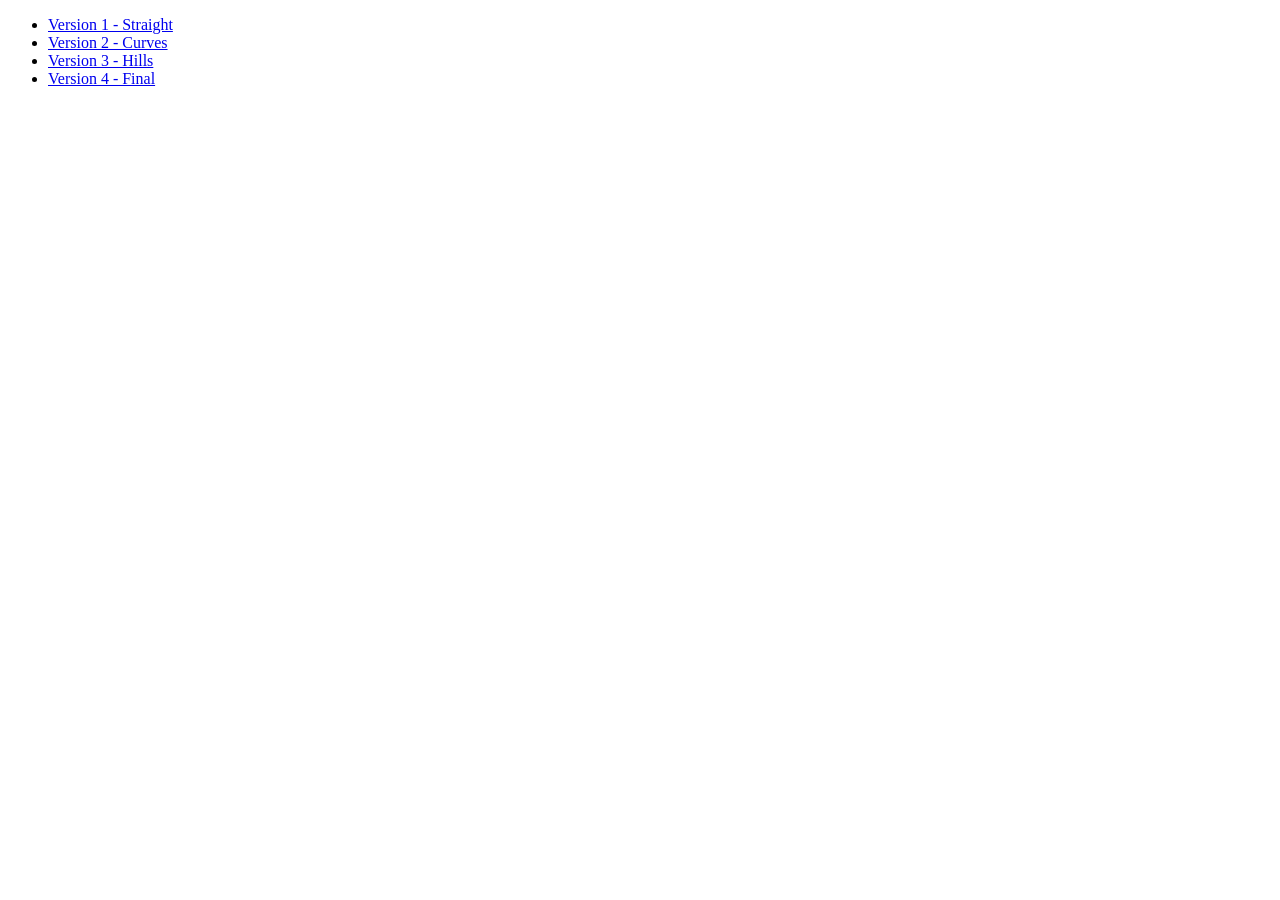
<file: games/ext/javascript-racer/index.html>
<!DOCTYPE html> 
<html>
<head>
  <title>Javascript Racer</title>
  <meta http-equiv="Content-Type" content="text/html; charset=utf-8"/>
</head> 

<body> 

  <ul>
    <li><a href='v1.straight.html'>Version 1 - Straight</a></li>
    <li><a href='v2.curves.html'>Version 2 - Curves</a></li>
    <li><a href='v3.hills.html'>Version 3 - Hills</a></li>
    <li><a href='v4.final.html'>Version 4 - Final</a></li>
  </ul>

</body> 
</html>
</file>
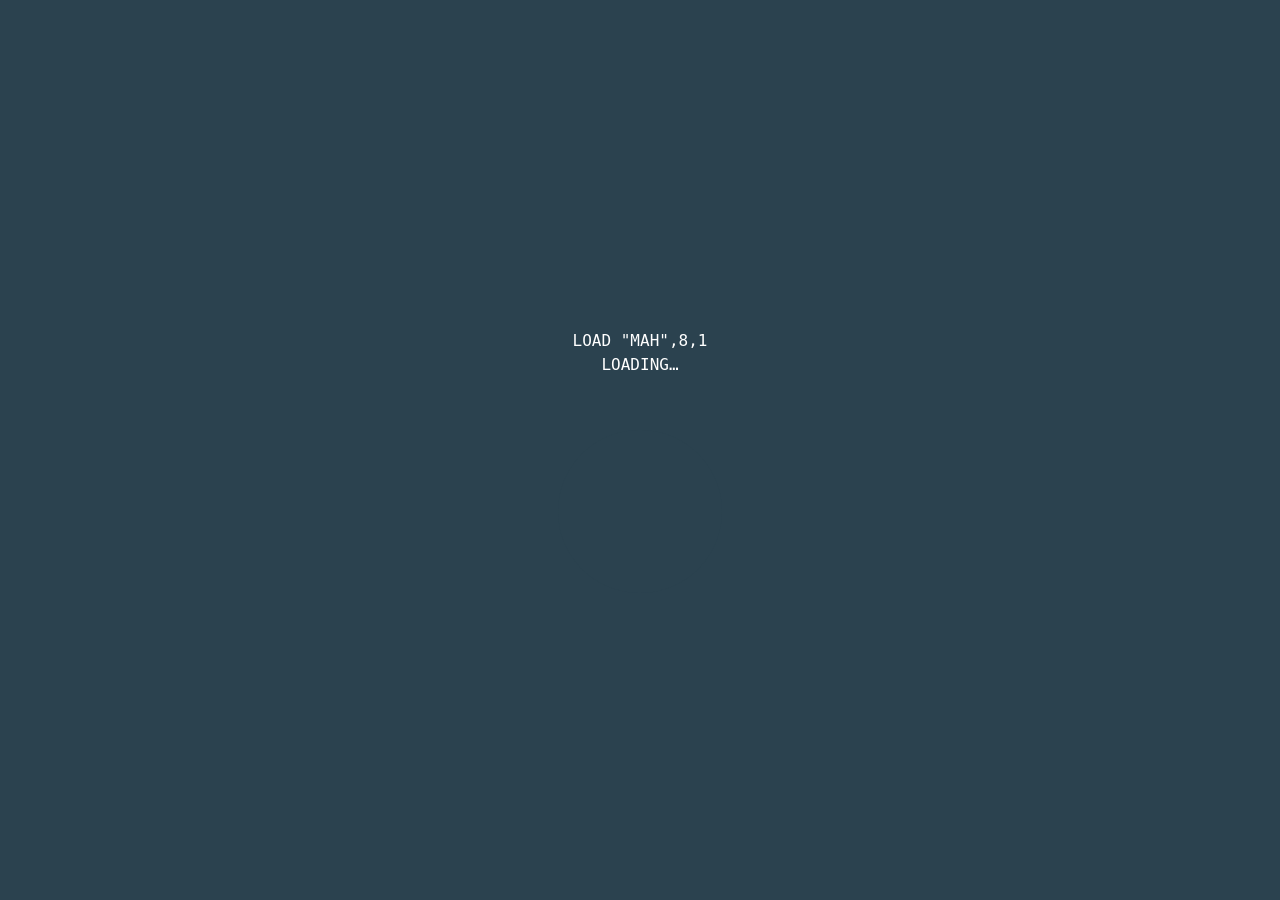
<file: games/ext/mahjong/index.html>
<!doctype html>
<html lang="en" data-beasties-container>
<head>
	<meta http-equiv="content-type" content="text/html; charset=UTF-8">
	<meta charset="utf-8">
	<base href="https://ffalt.github.io/mah/">
	<meta name="viewport" content="width=device-width, initial-scale=1, viewport-fit=cover">
	<link rel="apple-touch-icon" sizes="180x180" href="assets/app/apple-touch-icon.png">
	<link rel="icon" type="image/png" sizes="32x32" href="assets/app/favicon-32x32.png">
	<link rel="icon" type="image/png" sizes="16x16" href="assets/app/favicon-16x16.png">
	<link rel="manifest" href="assets/app/manifest.json">
	<link rel="mask-icon" href="assets/app/safari-pinned-tab.svg" color="#d55b5b">
	<link rel="shortcut icon" href="assets/app/favicon.ico">
	<meta name="msapplication-TileColor" content="#00aba9">
	<meta name="msapplication-config" content="assets/app/browserconfig.xml">
	<meta name="theme-color" content="#2b424f">
	<title>Mah</title>
	<link rel="canonical" href="https://ffalt.github.io/mah/">
	<meta name="apple-mobile-web-app-title" content="Mah">
	<meta name="application-name" content="Mah">
	<meta name="description" content="The original open source version of many Mahjong games out there. Completely free, no ads, no tracking.">
	<meta property="og:title" content="Mah - Mahjong">
	<meta property="og:description" content="The original open source version of many Mahjong games out there. Completely free, no ads, no tracking.">
	<meta property="og:url" content="https://ffalt.github.io/mah/">
	<script type="application/ld+json">{"name":"Mah - Mahjong","@type":"Product","description":"The original open source version of many Mahjong games out there. Completely free, no ads, no tracking.","category":"A Mahjong Solitaire Board Game","@context":"http:\/\/schema.org\/"}</script>
	<style>
		html,body { background: #2b424f; width: 100svw; height: 100svh; margin: 0; padding: 0; overflow: hidden;}
		.splash { height: 100%; display: flex; justify-content: center; align-items: center;}
		.loading {
			text-align: center; color: white; padding-top: 20px; text-transform: uppercase;
			font-family: 'Kulim Park', monospace;font-variant-numeric: slashed-zero tabular-nums;
		}
		.loader, .loader:before, .loader:after {border-radius: 50%;}
		.loader {
			color: #ffffff;
			text-indent: -99999em;
			margin: 55px auto 0;
			position: relative;
			width: 10em;
			height: 10em;
			box-shadow: inset 0 0 0 1em;
			-webkit-transform: translateZ(0);
			-ms-transform: translateZ(0);
			transform: translateZ(0);
		}
		.loader:before, .loader:after {position: absolute;content: '';}
		.loader:before {
			width: 5.2em;
			height: 10.2em;
			background: #2b424f;
			border-radius: 10.2em 0 0 10.2em;
			top: -0.1em;
			left: -0.1em;
			-webkit-transform-origin: 5.1em 5.1em;
			transform-origin: 5.1em 5.1em;
			-webkit-animation: load2 2s infinite ease 1.5s;
			animation: load2 2s infinite ease 1.5s;
		}
		.loader:after {
			width: 5.2em;
			height: 10.2em;
			background: #2b424f;
			border-radius: 0 10.2em 10.2em 0;
			top: -0.1em;
			left: 4.9em;
			-webkit-transform-origin: 0.1em 5.1em;
			transform-origin: 0.1em 5.1em;
			-webkit-animation: load2 2s infinite ease;
			animation: load2 2s infinite ease;
		}
		@-webkit-keyframes load2 {
			0% {
				-webkit-transform: rotate(0deg);
				transform: rotate(0deg);
			}
			100% {
				-webkit-transform: rotate(360deg);
				transform: rotate(360deg);
			}
		}
		@keyframes load2 {
			0% {
				-webkit-transform: rotate(0deg);
				transform: rotate(0deg);
			}
			100% {
				-webkit-transform: rotate(360deg);
				transform: rotate(360deg);
			}
		}
		.page-title {
			position:absolute;width:1px;height:1px;padding:0;margin:0;overflow:hidden;clip:rect(0,0,0,0);white-space:nowrap;border:0;
		}
	</style>
<style>@font-face{font-family:Kulim Park;font-style:normal;font-weight:400;src:url("./media/kulim-park-v4-latin-ext_latin-regular-GKGAVQBN.eot");src:local(""),url("./media/kulim-park-v4-latin-ext_latin-regular-GKGAVQBN.eot?#iefix") format("embedded-opentype"),url("./media/kulim-park-v4-latin-ext_latin-regular-LOSCPU74.woff2") format("woff2"),url("./media/kulim-park-v4-latin-ext_latin-regular-FSQG45WE.woff") format("woff"),url("./media/kulim-park-v4-latin-ext_latin-regular-FILO2265.ttf") format("truetype"),url("./media/kulim-park-v4-latin-ext_latin-regular-Y3ZOCGSJ.svg#KulimPark") format("svg")}*,*:before,*:after{box-sizing:border-box}html{--safe-area-top:0px;--safe-area-right:0px;--safe-area-bottom:0px;--safe-area-left:0px;--main-bg-color:#2b424f;--main-bg-color-lt:#2e4856;--main-bg-color-dk:#253c46;--main-text-color:#47b00a;--main-text-color-hover:#358808;--main-text-color-lt:#51ca0a;--main-text-color-dk:#358808;--main-content-text-color:#000;--main-content-text-color-muted:#272727;--main-content-link-color:#2e4856;--main-content-link-hover-color:#22353f;--dialog-headline-color:#2e8c02;--dialog-text-color:#000;--dialog-background-color:#f5f1e4;--dialog-background-color-hover:#f0e8d0;--dialog-border-color:#0d1417;--dialog-border-color-hover:#2e4856;--dialog-border-color-selected:yellow;--card-layout-color-border-selected:#000;--card-layout-color-border:#afafaf;--card-layout-color-bg:#2b424f;--card-layout-color-bg-hover:#1e2e37;--card-text-color-bg:#1e2e37;--card-text-color-bg-hover:#1e2e37;--card-text-color:#fff;--input-text-color:#000;--input-background-color:#fefbf5;--input-background-color-hover:#fff;--input-border-color:#8f8f8f;--text-fail-color:#cc919f;--text-disabled-color:#8d8d8d;--text-highlight-color:#35a302;--close-color:#7c7c7c;--close-color-hover:#3a3a3a;--tile-color:#FFF9E5;--tile-color-border:#4b4b4b;--tile-color-dark:#000;--tile-color-border-dark:#4b4b4b;--preview-overlay-background:rgb(24 24 24 / 80%);--preview-overlay-text:#fff;--preview-overlay-text-shadow:#000;--gesture-indicator:#42a5f5;--focus-ring-color:#42a5f5;--overlay-popup-shadow:5px 5px 5px 0px rgb(0 0 0 / 75%);--dialog-background-text-color:#256d02;background-color:var(--main-bg-color)}@media(display-mode:standalone),(display-mode:fullscreen){html{--safe-area-top:env(safe-area-inset-top);--safe-area-right:env(safe-area-inset-right);--safe-area-bottom:env(safe-area-inset-bottom);--safe-area-left:env(safe-area-inset-left)}}@supports (-webkit-touch-callout: none){html{--safe-area-top:env(safe-area-inset-top);--safe-area-right:env(safe-area-inset-right);--safe-area-bottom:env(safe-area-inset-bottom);--safe-area-left:env(safe-area-inset-left)}}@media(prefers-color-scheme:dark){html{--dialog-headline-color:#47b00a;--text-highlight-color:#8ec271;--dialog-background-color:#1b1b1b;--dialog-border-color:#2f444d;--dialog-background-color-hover:#272727;--card-layout-color-border:#353535;--main-content-text-color:#ddd;--main-content-text-color-muted:#959494;--input-text-color:#ddd;--input-background-color:#000;--input-background-color-hover:#151515;--input-border-color:#353535;--main-content-link-color:#5685a8;--main-content-link-hover-color:#3e617a;--close-color:#ececec;--close-color-hover:#bdbdbd;--overlay-popup-shadow:5px 5px 5px 0px rgb(0 0 0 / 75%);--dialog-background-text-color:#47b00a}}body{font-family:Kulim Park,Tahoma,sans-serif;background-color:var(--main-bg-color);font-size:1em;line-height:1.5}</style><link rel="stylesheet" href="styles-BR5DHJFZ.css" media="print" data-beasties-media="all"><noscript><link rel="stylesheet" href="styles-BR5DHJFZ.css"></noscript></head>
<body>
<h1 class="page-title">Mah - The original open source version of many Mahjong games out there. Completely free, no ads, no tracking.</h1>
<app-root>
	<div class="splash">
		<div class="loading">
			LOAD "Mah",8,1<br>LOADING…<br>
			<div class="loader"></div>
		</div>
	</div>
</app-root>
<script src="main-UTMBXL4T.js" type="module"></script><script>document.querySelectorAll('link[data-beasties-media]').forEach(function(l){l.media=l.getAttribute('data-beasties-media');l.removeAttribute('data-beasties-media')})</script></body>
</html>
</file>
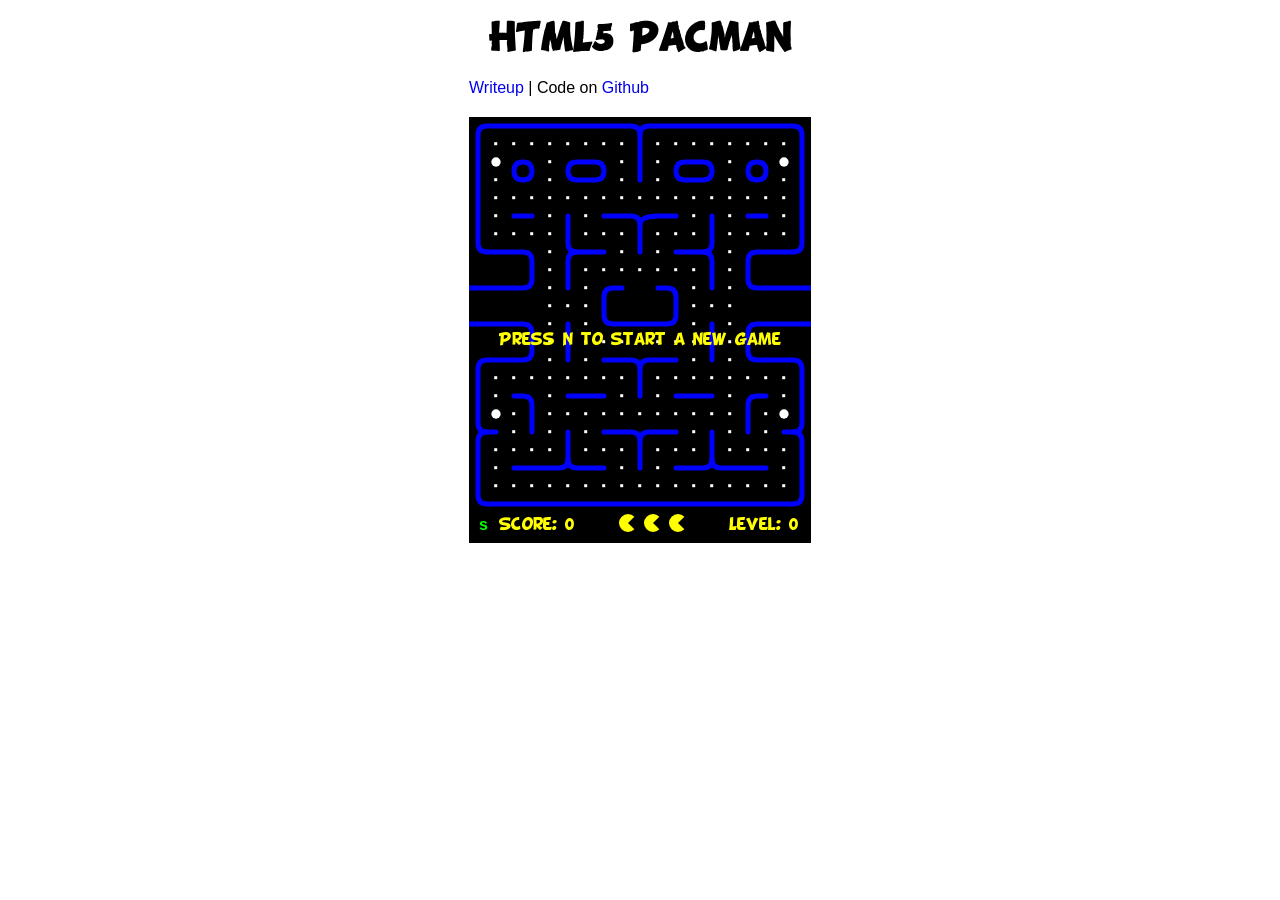
<file: games/ext/pacman/index.html>
<!DOCTYPE html>
<html>
  <head>
    <meta charset="utf-8" />
    <title>HTML5 Pacman</title>
    
    <style type="text/css">
      @font-face {
	    font-family: 'BDCartoonShoutRegular';
        src: url('BD_Cartoon_Shout-webfont.ttf') format('truetype');
	    font-weight: normal;
	    font-style: normal;
      }
      #pacman {
        height:450px;
        width:342px;
        margin:20px auto;
      }
      #shim { 
        font-family: BDCartoonShoutRegular; 
        position:absolute;
        visibility:hidden
      }
      h1 { font-family: BDCartoonShoutRegular; text-align:center; }
      body { width:342px; margin:0px auto; font-family:sans-serif; }
      a { text-decoration:none; }
    </style>

</head>

<body>
  
  <div id="shim">shim for font face</div>

  <h1>HTML5 Pacman</h1>

  <a href="http://arandomurl.com/">Writeup</a> |
  Code on <a href="http://arandomurl.com/">Github</a>

  <div id="pacman"></div>
  <script src="pacman.js"></script>
  <script src="modernizr-1.5.min.js"></script>

  <script>

    var el = document.getElementById("pacman");

    if (Modernizr.canvas && Modernizr.localstorage && 
        Modernizr.audio && (Modernizr.audio.ogg || Modernizr.audio.mp3)) {
      window.setTimeout(function () { PACMAN.init(el, "./"); }, 0);
    } else { 
      el.innerHTML = "Sorry, needs a decent browser<br /><small>" + 
        "(firefox 3.6+, Chrome 4+, Opera 10+ and Safari 4+)</small>";
    }
  </script>

</body>
</html>
</file>
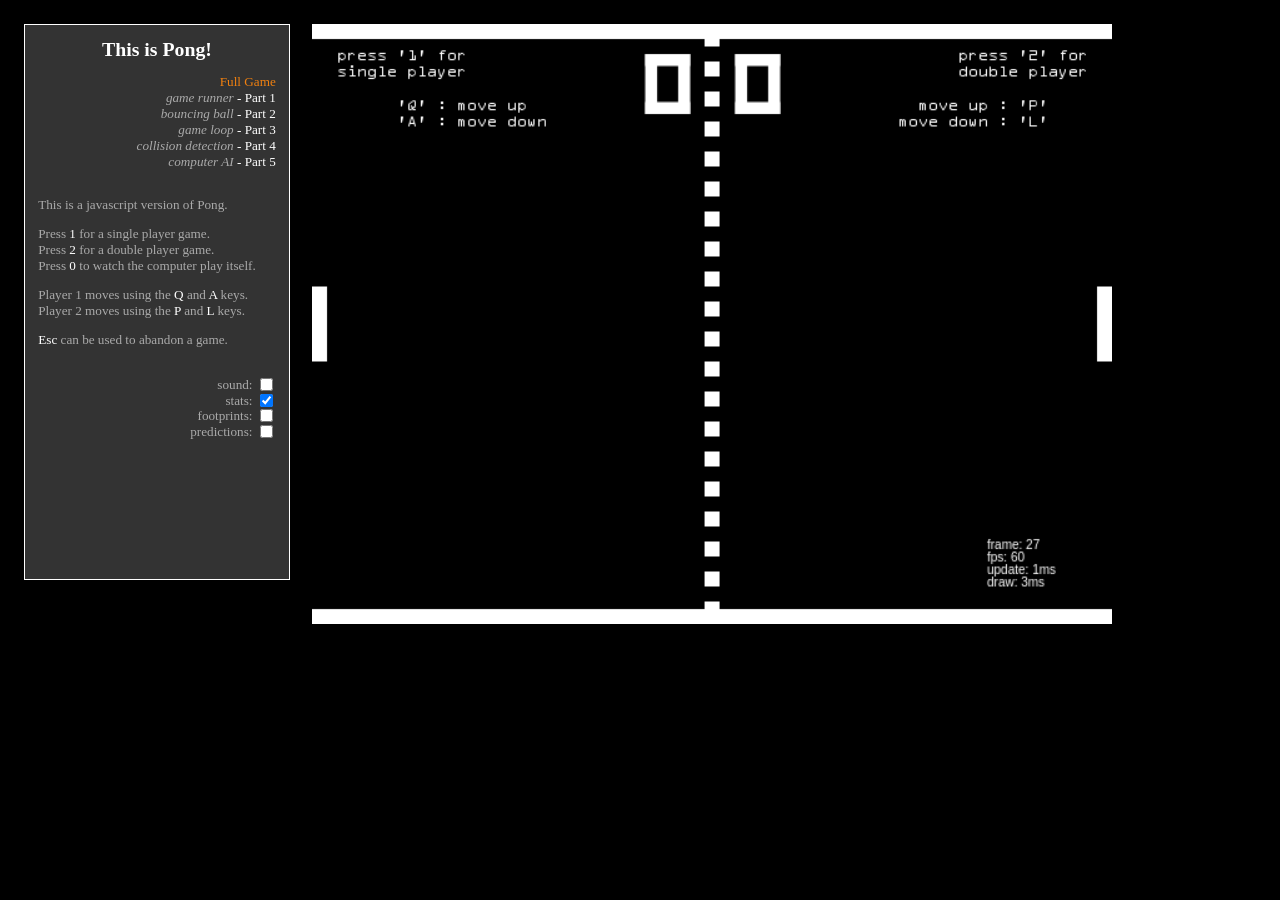
<file: games/ext/pong/index.html>
<!DOCTYPE html> 
<html>
<head>
  <title>Pong!</title> 
  <meta http-equiv="Content-Type" content="text/html; charset=utf-8"/> 
  <link href="pong.css" media="screen, print" rel="stylesheet" type="text/css" /> 
</head> 
 
<body> 

  <div id="sidebar">

    <h2>This is Pong!</h2>

    <ul class='parts'>
      <li><a href='/' class='selected'>Full Game</a></li>
      <li><a href='/part1'><i>game runner</i> - Part 1</a></li>
      <li><a href='/part2'><i>bouncing ball</i> - Part 2</a></li>
      <li><a href='/part3'><i>game loop</i> - Part 3</a></li>
      <li><a href='/part4'><i>collision detection</i> - Part 4</a></li>
      <li><a href='/part5'><i>computer AI</i> - Part 5</a></li>
    </ul>

    <div class='description'>
      <p>
        This is a javascript version of Pong.
      </p>
      <p>
        Press <b>1</b> for a single player game.<br>
        Press <b>2</b> for a double player game.<br>
        Press <b>0</b> to watch the computer play itself.
      </p>
      <p>
        Player 1 moves using the <b>Q</b> and <b>A</b> keys.<br>
        Player 2 moves using the <b>P</b> and <b>L</b> keys.
      </p>
      <p>
        <b>Esc</b> can be used to abandon a game.
      </p>
    </div>

    <div class='settings'>
      <label for='sound'>sound: </label>
      <input type='checkbox' id='sound'>
    </div>

    <div class='settings'>
      <label for='stats'>stats: </label>
      <input type='checkbox' id='stats' checked>
    </div>

    <div class='settings'>
      <label for='footprints'>footprints: </label>
      <input type='checkbox' id='footprints'>
    </div>

    <div class='settings'>
      <label for='predictions'>predictions: </label>
      <input type='checkbox' id='predictions'>
    </div>

  </div>

  <canvas id="game">
    <div id="unsupported">
      Sorry, this example cannot be run because your browser does not support the &lt;canvas&gt; element
    </div>
  </canvas>

  <script src="game.js" type="text/javascript"></script> 
  <script src="pong.js" type="text/javascript"></script>
  <script type="text/javascript">
  Game.ready(function() {

    var size        = document.getElementById('size');
    var sound       = document.getElementById('sound');
    var stats       = document.getElementById('stats');
    var footprints  = document.getElementById('footprints');
    var predictions = document.getElementById('predictions');

    var pong = Game.start('game', Pong, {
      sound:       sound.checked,
      stats:       stats.checked,
      footprints:  footprints.checked,
      predictions: predictions.checked
    });

    Game.addEvent(sound,       'change', function() { pong.enableSound(sound.checked);           });
    Game.addEvent(stats,       'change', function() { pong.showStats(stats.checked);             });
    Game.addEvent(footprints,  'change', function() { pong.showFootprints(footprints.checked);   });
    Game.addEvent(predictions, 'change', function() { pong.showPredictions(predictions.checked); });

  });
  </script>

</body> 
</html>
</file>
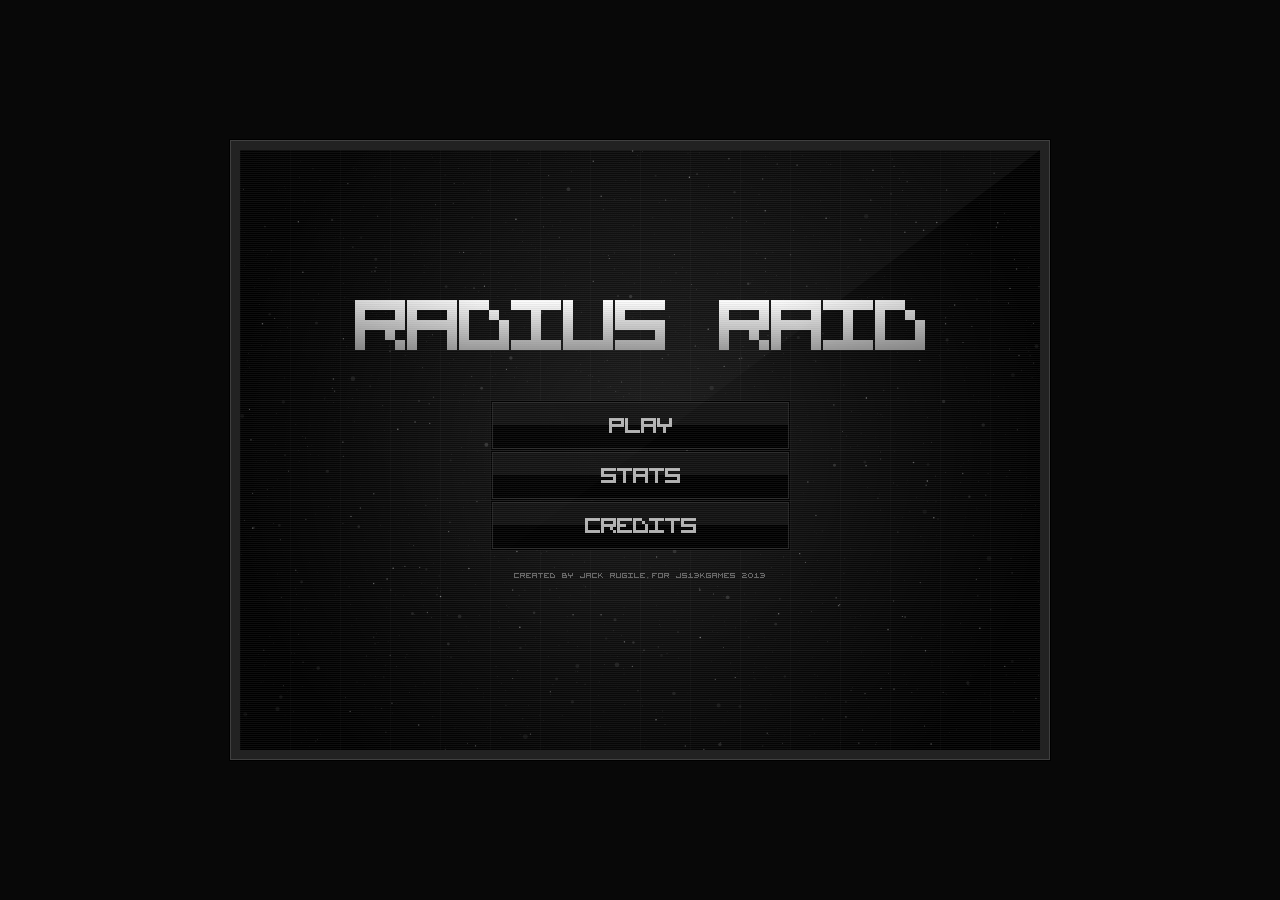
<file: games/ext/radius-raid/index.html>
<!doctype html>
<html>
	<head>
		<title>Radius Raid</title>
		<link rel="shortcut icon" id="favicon" />

		<style>
			body {
				background: #080808;
			}

			#wrap {
				background: #222;
				box-shadow: inset 0 0 0 1px #404040, 0 0 0 1px #000;
				left: 50%;
				opacity: 0;
				padding: 10px;		
				position: absolute;
				top: 50%;
				transition: opacity 1.5s;
			}

			.loaded #wrap {				
				opacity: 1;			
			}

			#wrap-inner {
				background: #000;				
				overflow: hidden;
				position: relative;				
			}

			canvas {
				cursor: crosshair;
				display: block;
				left: 0;
				position: absolute;
				top: 0;
			}
		</style>
	</head>
	<body>
		<div id="wrap">
			<div id="wrap-inner">
				<canvas id="cbg1"></canvas>
				<canvas id="cbg2"></canvas>
				<canvas id="cbg3"></canvas>
				<canvas id="cbg4"></canvas>
				<canvas id="cmg"></canvas>
				<canvas id="cfg"></canvas>
			</div>
		</div>
		<script>var $ = {};</script>
		<script src="js/jsfxr.js"></script>
		<script src="js/util.js"></script>
		<script src="js/storage.js"></script>
		<script src="js/definitions.js"></script>
		<script src="js/audio.js"></script>		
		<script src="js/text.js"></script>
		<script src="js/hero.js"></script>
		<script src="js/enemy.js"></script>
		<script src="js/bullet.js"></script>
		<script src="js/explosion.js"></script>
		<script src="js/powerup.js"></script>
		<script src="js/particle.js"></script>
		<script src="js/particleemitter.js"></script>
		<script src="js/textpop.js"></script>
		<script src="js/levelpop.js"></script>
		<script src="js/button.js"></script>
		<script src="js/game.js"></script>
	</body>
</html>
</file>
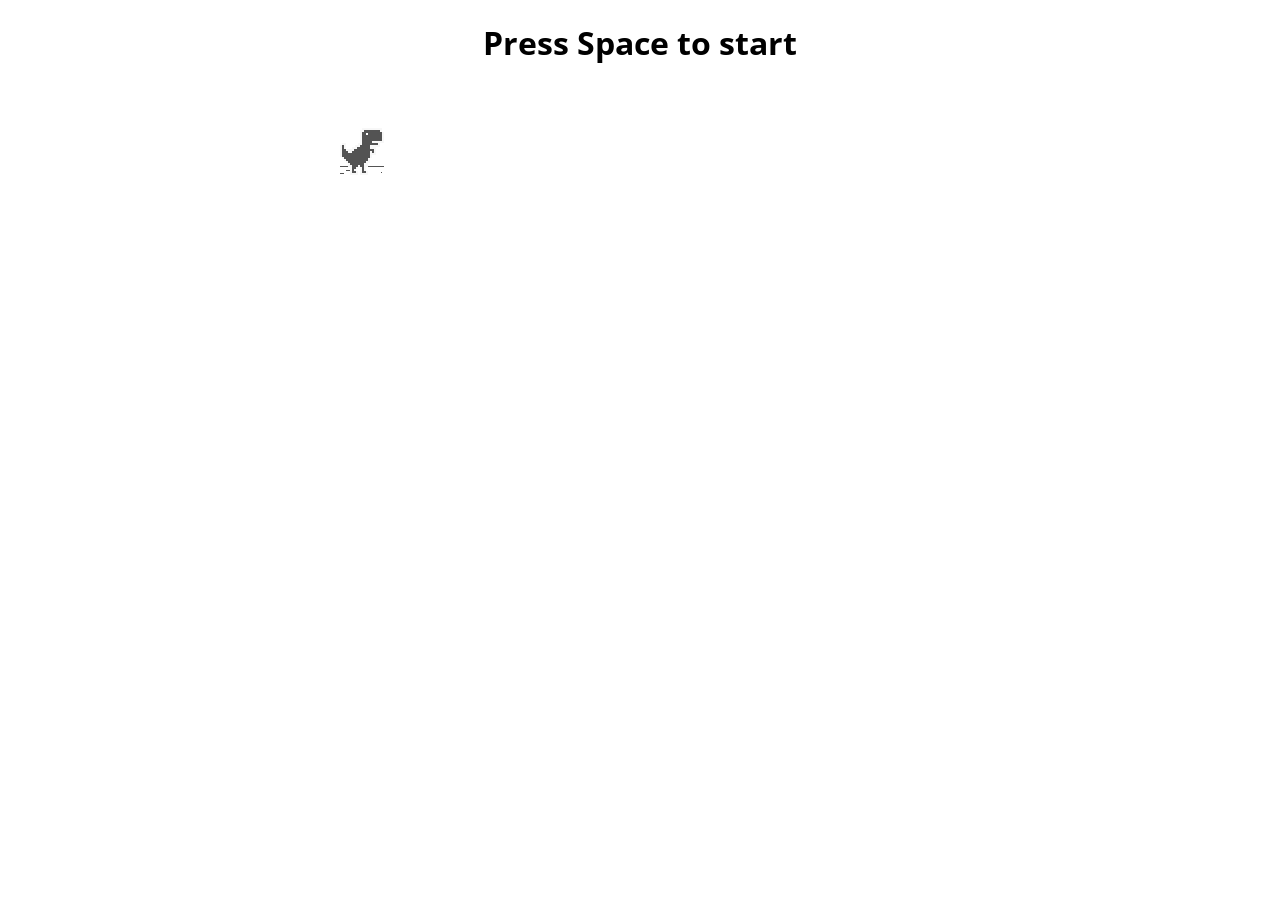
<file: games/ext/t-rex-runner/index.html>
<!doctype html>
<html>

<head>
    <meta charset="utf-8">
    <meta name="viewport" content="width=device-width, initial-scale=1.0,maximum-scale=1.0, user-scalable=no">
    <title >chrome easter egg: t-rex runner</title>
    <link rel="stylesheet" href="index.css">
    <link href="https://fonts.googleapis.com/css?family=Open+Sans" rel="stylesheet"> 
    <script src="index.js"></script>
</head>

<body id="t" class="offline">
    <div id="messageBox" class="sendmessage">
         <h1 style="text-align: center;font-family: 'Open Sans', sans-serif;">Press Space to start</h1>
         <div class="niokbutton" onclick="okbuttonsend()"></div>
    </div>
    <div id="main-frame-error" class="interstitial-wrapper">
        <div id="main-content">
            <div class="icon icon-offline" alt=""></div>
        </div>
        <div id="offline-resources">
            <img id="offline-resources-1x" src="assets/default_100_percent/100-offline-sprite.png">
            <img id="offline-resources-2x" src="assets/default_200_percent/200-offline-sprite.png">
            <template id="audio-resources">
                <audio id="offline-sound-press" src="[data-uri]"></audio>
                <audio id="offline-sound-hit" src="[data-uri]"></audio>
                <audio id="offline-sound-reached" src="[data-uri]"></audio>
            </template>
        </div>
    </div>
</body>

<script>
    document.onkeydown = function(evt) {
    evt = evt || window.event;
    if (evt.keyCode == 32) {
        var box = document.getElementById("messageBox");
        box.style.visibility="hidden";
    }
};
</script>
    
</html>
</file>
<file: css/style.css>
/* Study Arcade
   Layout: a study desk. Decks sit as index-card stacks in a wrapping grid;
   the arcade is a wall of small game screens. Everything stacks to one column on phones. */
:root {
  /* desk + paper */
  --desk: #E7EBF1;
  --desk-2: #DCE2EB;
  --card: #FFFFFF;
  --ink: #1A2030;
  --ink-soft: #586178;
  --line: #CDD5E1;
  --rule: #C3D5EF;
  --margin: #E57A7A;
  /* highlighter + pen */
  --hi: #FFE14D;
  --hi-ink: #1A2030;
  --pen: #2B4FD6;
  --pen-ink: #FFFFFF;
  --pen-soft: #E3E9FF;
  /* results */
  --good: #1D8F52;
  --good-soft: #DCF2E4;
  --bad: #C83E45;
  --bad-soft: #FBE2E3;
  /* divider-tab colors for decks */
  --tab1: #F0A43A;
  --tab2: #3FAFA3;
  --tab3: #E2678A;
  --tab4: #6385F2;
  --tab5: #9874DE;
  --tab6: #76AE3E;
  /* game categories */
  --c-study: #3D63E6;
  --c-action: #E5484D;
  --c-puzzle: #8E5CDB;
  --c-racing: #F08A24;
  --c-platformer: #2FA06B;
  --c-strategy: #138A9C;
  --c-adventure: #C9851A;
  --shadow: 0 1px 1px rgba(26, 32, 48, .06), 0 10px 24px -14px rgba(26, 32, 48, .38);
  --focus: #2B4FD6;

  /* arcade screen: the same dark glass in both themes */
  --scr-bg: #0F1528;
  --scr-panel: #18213D;
  --scr-grid: #222C4C;
  --scr-ink: #EEF2FF;
  --scr-dim: #8D97BD;
  --scr-yellow: #FFE14D;
  --scr-green: #5BE0A0;
  --scr-pink: #FF6F91;
  --scr-blue: #6FA6FF;
  --scr-orange: #FFA24C;
  --scr-violet: #B48CFF;
  --scr-cyan: #5ED6E8;

  /* type */
  --f-display: "Bungee", "Arial Black", Impact, system-ui, sans-serif;
  --f-body: "Atkinson Hyperlegible", system-ui, -apple-system, "Segoe UI", Roboto, sans-serif;
  --f-hand: "Kalam", "Bradley Hand", "Segoe Print", "Comic Sans MS", cursive;
  --step--1: .875rem;
  --step-0: 1rem;
  --step-1: 1.2rem;
  --step-2: 1.55rem;
  --step-3: 2.1rem;
  --r-sm: 6px;
  --r-md: 10px;
  --r-lg: 14px;
}

@media (prefers-color-scheme: dark) {
  :root:not([data-theme="light"]) {
    --desk: #11151E;
    --desk-2: #181D29;
    --card: #1D2331;
    --ink: #E9EDF5;
    --ink-soft: #A3ABBF;
    --line: #2F3749;
    --rule: #2C3B57;
    --margin: #A2525A;
    --hi: #F4D63E;
    --hi-ink: #1A2030;
    --pen: #8EA6FF;
    --pen-ink: #0F1528;
    --pen-soft: #263157;
    --good: #52CF8A;
    --good-soft: #17362A;
    --bad: #FF7D84;
    --bad-soft: #3B1E24;
    --tab1: #F2AE4C;
    --tab2: #4CC0B3;
    --tab3: #EA7A9A;
    --tab4: #7896F6;
    --tab5: #A78AE6;
    --tab6: #8BC255;
    --shadow: 0 1px 1px rgba(0, 0, 0, .3), 0 12px 28px -14px rgba(0, 0, 0, .75);
    --focus: #8EA6FF;
    color-scheme: dark;
  }
}
:root[data-theme="dark"] {
  --desk: #11151E;
  --desk-2: #181D29;
  --card: #1D2331;
  --ink: #E9EDF5;
  --ink-soft: #A3ABBF;
  --line: #2F3749;
  --rule: #2C3B57;
  --margin: #A2525A;
  --hi: #F4D63E;
  --hi-ink: #1A2030;
  --pen: #8EA6FF;
  --pen-ink: #0F1528;
  --pen-soft: #263157;
  --good: #52CF8A;
  --good-soft: #17362A;
  --bad: #FF7D84;
  --bad-soft: #3B1E24;
  --tab1: #F2AE4C;
  --tab2: #4CC0B3;
  --tab3: #EA7A9A;
  --tab4: #7896F6;
  --tab5: #A78AE6;
  --tab6: #8BC255;
  --c-study: #7E9BFF;
  --c-action: #FF6B70;
  --c-puzzle: #B48CFF;
  --c-racing: #FFA24C;
  --c-platformer: #4FD18F;
  --c-strategy: #3CC3D6;
  --c-adventure: #F2B84B;
  --shadow: 0 1px 1px rgba(0, 0, 0, .3), 0 12px 28px -14px rgba(0, 0, 0, .75);
  --focus: #8EA6FF;
  color-scheme: dark;
}

*, *::before, *::after { box-sizing: border-box; }
html { -webkit-text-size-adjust: 100%; }
body {
  margin: 0;
  background: var(--desk);
  color: var(--ink);
  font: 400 var(--step-0)/1.5 var(--f-body);
  min-height: 100%;
}
body::before {
  content: "";
  position: fixed;
  inset: 0 0 auto;
  height: env(safe-area-inset-top, 0px);
  z-index: 10;
  background: var(--desk);
}
[hidden] { display: none !important; }
img { max-width: 100%; }
h1, h2, h3 { text-wrap: balance; margin: 0; line-height: 1.15; }
p { margin: 0; }
a { color: var(--pen); }
button, input, select, textarea { font: inherit; color: inherit; }
:focus-visible { outline: 3px solid var(--focus); outline-offset: 2px; border-radius: 4px; }

.wrap {
  width: 100%;
  max-width: 1100px;
  margin-inline: auto;
  padding-left: max(16px, env(safe-area-inset-left, 0px));
  padding-right: max(16px, env(safe-area-inset-right, 0px));
}
main.wrap { padding-block: 28px 40px; outline: none; }

/* ---------- top bar ---------- */
.topbar {
  position: sticky;
  top: env(safe-area-inset-top, 0px);
  z-index: 20;
  background: var(--desk);
  border-bottom: 1px solid var(--line);
}
.topbar-inner {
  max-width: 1100px;
  margin-inline: auto;
  padding-left: max(16px, env(safe-area-inset-left, 0px));
  padding-right: max(16px, env(safe-area-inset-right, 0px));
  padding-block: 10px;
  display: flex;
  align-items: center;
  justify-content: space-between;
  gap: 12px;
  flex-wrap: wrap;
}
.wordmark {
  font-family: var(--f-display);
  font-size: 1.25rem;
  letter-spacing: .02em;
  color: var(--ink);
  text-decoration: none;
  white-space: nowrap;
}
.mark {
  /* a highlighter stroke, slightly crooked */
  background: linear-gradient(100deg, transparent 0 2%, var(--hi) 4% 95%, transparent 98%);
  color: var(--hi-ink);
  padding: 0 .2em;
  border-radius: 3px;
}
.nav { display: flex; gap: 4px; }
.nav a {
  text-decoration: none;
  color: var(--ink-soft);
  font-weight: 700;
  padding: 8px 14px;
  border-radius: 999px;
}
.nav a:hover { color: var(--ink); background: var(--desk-2); }
.nav a[aria-current="page"] { color: var(--pen-ink); background: var(--pen); }

.brand { display: flex; align-items: center; gap: 10px; flex-wrap: wrap; }
.wip {
  font-size: .68rem;
  font-weight: 700;
  letter-spacing: .08em;
  text-transform: uppercase;
  padding: 3px 8px;
  border-radius: 6px;
  border: 1.5px dashed var(--ink-soft);
  color: var(--ink-soft);
  text-decoration: none;
  white-space: nowrap;
}
.wip:hover { color: var(--ink); border-color: var(--ink); }
.footer { border-top: 1px solid var(--line); color: var(--ink-soft); font-size: var(--step--1); }
.footer-inner { padding-block: 18px 32px; display: flex; justify-content: space-between; gap: 8px 16px; flex-wrap: wrap; }
.footer strong { color: var(--ink); }

/* ---------- shared bits ---------- */
.page { display: flex; flex-direction: column; gap: 24px; }
.page-head {
  display: flex;
  justify-content: space-between;
  align-items: flex-end;
  gap: 16px;
  flex-wrap: wrap;
}
.page-head h1, .section-head h2 { font-family: var(--f-display); font-weight: 400; letter-spacing: .01em; }
.page-head h1 { font-size: var(--step-3); }
.lede { color: var(--ink-soft); max-width: 60ch; margin-top: 6px; }
.eyebrow {
  font-size: .75rem;
  font-weight: 700;
  text-transform: uppercase;
  letter-spacing: .09em;
  color: var(--ink-soft);
}
.back {
  display: inline-flex;
  align-items: center;
  gap: 6px;
  color: var(--ink-soft);
  font-weight: 700;
  text-decoration: none;
  align-self: flex-start;
}
.back:hover { color: var(--ink); }

.btn {
  display: inline-flex;
  align-items: center;
  justify-content: center;
  gap: 8px;
  min-height: 40px;
  padding: 8px 16px;
  border-radius: var(--r-sm);
  border: 1.5px solid var(--line);
  background: var(--card);
  color: var(--ink);
  font-weight: 700;
  text-decoration: none;
  cursor: pointer;
  line-height: 1.2;
  transition: background-color .15s, border-color .15s, transform .08s;
}
.btn:hover { border-color: var(--ink-soft); }
.btn:active { transform: translateY(1px); }
.btn.primary { background: var(--pen); border-color: var(--pen); color: var(--pen-ink); }
.btn.primary:hover { filter: brightness(1.08); }
.btn.hi { background: var(--hi); border-color: var(--hi); color: var(--hi-ink); }
.btn.ghost { background: transparent; }
.btn.danger { color: var(--bad); }
.btn.danger.armed { background: var(--bad); border-color: var(--bad); color: var(--card); }
.btn[disabled], .btn[aria-disabled="true"] { opacity: .45; cursor: not-allowed; pointer-events: none; }
.btn.sm { min-height: 32px; padding: 4px 10px; font-size: var(--step--1); }
.btn-row { display: flex; gap: 8px; flex-wrap: wrap; }

.chip {
  display: inline-flex;
  align-items: center;
  gap: 4px;
  font-size: .75rem;
  font-weight: 700;
  letter-spacing: .04em;
  padding: 2px 8px;
  border-radius: 999px;
  background: var(--desk-2);
  color: var(--ink-soft);
  white-space: nowrap;
}
.chip.hi { background: var(--hi); color: var(--hi-ink); }

kbd {
  font: 700 .72rem/1 var(--f-body);
  padding: 3px 6px;
  border-radius: 4px;
  border: 1px solid currentColor;
  opacity: .7;
}

.field { display: flex; flex-direction: column; gap: 6px; min-width: 0; }
.field label { font-weight: 700; font-size: var(--step--1); color: var(--ink-soft); }
.input, .textarea, .select {
  width: 100%;
  border: 1.5px solid var(--line);
  border-radius: var(--r-sm);
  background: var(--card);
  padding: 9px 12px;
  min-height: 42px;
}
.textarea { resize: vertical; line-height: 1.4; }
.input:focus, .textarea:focus, .select:focus { border-color: var(--pen); outline: none; box-shadow: 0 0 0 3px var(--pen-soft); }

.toast {
  position: fixed;
  left: 50%;
  bottom: calc(20px + env(safe-area-inset-bottom, 0px));
  transform: translateX(-50%);
  background: var(--ink);
  color: var(--desk);
  padding: 10px 16px;
  border-radius: 999px;
  font-weight: 700;
  z-index: 50;
  box-shadow: var(--shadow);
  max-width: calc(100vw - 32px);
}

/* ---------- index cards ---------- */
.index-card {
  background: var(--card);
  border-radius: var(--r-md);
  box-shadow: var(--shadow);
  position: relative;
}
.lined {
  /* the ruled side of a 3x5 card: one red line, then blue rules */
  background-color: var(--card);
  background-image:
    linear-gradient(var(--margin), var(--margin)),
    repeating-linear-gradient(to bottom, transparent 0 calc(2rem - 1px), var(--rule) calc(2rem - 1px) 2rem);
  background-size: 100% 2px, 100% 100%;
  background-position: 0 3.2rem, 0 3.2rem;
  background-repeat: no-repeat, no-repeat;
}

/* ---------- deck grid ---------- */
.deck-grid {
  display: grid;
  grid-template-columns: repeat(auto-fill, minmax(min(100%, 250px), 1fr));
  gap: 28px 24px;
}
.deck {
  --tab: var(--tab1);
  display: flex;
  flex-direction: column;
  gap: 10px;
  padding: 26px 18px 16px;
  margin-top: 14px;
  margin-right: 8px;
  min-width: 0;
}
.deck.stack-1 { box-shadow: var(--shadow), 5px 5px 0 -1px var(--card), 5px 5px 0 0 var(--line); }
.deck.stack-2 { box-shadow: var(--shadow), 5px 5px 0 -1px var(--card), 5px 5px 0 0 var(--line), 10px 10px 0 -1px var(--card), 10px 10px 0 0 var(--line); }
.deck-tab {
  position: absolute;
  top: -14px;
  left: 16px;
  height: 18px;
  padding: 0 10px;
  background: var(--tab);
  border-radius: 6px 6px 0 0;
  font-size: .68rem;
  font-weight: 700;
  letter-spacing: .08em;
  text-transform: uppercase;
  color: #1A2030;
  line-height: 18px;
}
.deck::before {
  content: "";
  position: absolute;
  inset: 0 0 auto;
  height: 6px;
  background: var(--tab);
  border-radius: var(--r-md) var(--r-md) 0 0;
}
.deck-name { font-size: var(--step-1); font-weight: 700; overflow-wrap: anywhere; }
.deck-meta { color: var(--ink-soft); font-size: var(--step--1); display: flex; gap: 8px; flex-wrap: wrap; align-items: center; }
.mastery { height: 6px; border-radius: 999px; background: var(--desk-2); overflow: hidden; }
.mastery span { display: block; height: 100%; background: var(--good); border-radius: inherit; }
.deck-actions { display: flex; gap: 6px; flex-wrap: wrap; margin-top: 4px; }
.deck-actions .btn { flex: 1 1 auto; min-height: 36px; padding: 6px 10px; }

.new-deck {
  border: 2px dashed var(--line);
  border-radius: var(--r-md);
  background: transparent;
  color: var(--ink-soft);
  font-weight: 700;
  min-height: 170px;
  margin-top: 14px;
  margin-right: 8px;
  cursor: pointer;
  display: flex;
  flex-direction: column;
  align-items: center;
  justify-content: center;
  gap: 4px;
}
.new-deck:hover { border-color: var(--pen); color: var(--pen); }
.new-deck .plus { font-family: var(--f-display); font-size: 2rem; line-height: 1; }

.empty {
  padding: 32px 20px;
  text-align: center;
  display: flex;
  flex-direction: column;
  gap: 12px;
  align-items: center;
  color: var(--ink-soft);
}

.panel {
  background: var(--card);
  border: 1px solid var(--line);
  border-radius: var(--r-md);
  padding: 16px;
}
details.panel > summary { cursor: pointer; font-weight: 700; }
details.panel[open] > summary { margin-bottom: 12px; }
.panel-body { display: flex; flex-direction: column; gap: 12px; }
.panel-body p { color: var(--ink-soft); max-width: 65ch; }

/* ---------- editor ---------- */
.editor-top {
  display: grid;
  grid-template-columns: minmax(0, 1fr) auto;
  gap: 16px;
  align-items: end;
}
@media (max-width: 560px) { .editor-top { grid-template-columns: 1fr; } }
.deck-name-input { font-size: var(--step-2); font-weight: 700; font-family: var(--f-body); }
.tab-picker { display: flex; gap: 6px; flex-wrap: wrap; border: 0; padding: 0; margin: 0; }
.tab-picker legend { font-weight: 700; font-size: var(--step--1); color: var(--ink-soft); margin-bottom: 6px; padding: 0; }
.tab-picker label { position: relative; cursor: pointer; }
.tab-picker input { position: absolute; opacity: 0; inset: 0; cursor: pointer; }
.tab-picker span {
  display: block;
  width: 30px;
  height: 30px;
  border-radius: 8px;
  background: var(--tab);
  border: 3px solid transparent;
}
.tab-picker input:checked + span { border-color: var(--ink); }
.tab-picker input:focus-visible + span { outline: 3px solid var(--focus); outline-offset: 2px; }

.card-rows { list-style: none; margin: 0; padding: 0; display: flex; flex-direction: column; gap: 10px; }
.card-row {
  display: grid;
  grid-template-columns: 2rem minmax(0, 1fr) minmax(0, 1.4fr) auto;
  gap: 10px;
  align-items: start;
  padding: 12px;
  background: var(--card);
  border: 1px solid var(--line);
  border-radius: var(--r-md);
}
.card-row .num { font-family: var(--f-display); color: var(--ink-soft); padding-top: 10px; text-align: center; }
.card-row .textarea { min-height: 44px; font-family: var(--f-hand); font-size: 1.1rem; }
.icon-btn {
  width: 40px;
  height: 40px;
  border-radius: var(--r-sm);
  border: 1.5px solid transparent;
  background: transparent;
  color: var(--ink-soft);
  cursor: pointer;
  display: grid;
  place-items: center;
}
.icon-btn:hover { color: var(--bad); border-color: var(--line); }
@media (max-width: 640px) {
  .card-row { grid-template-columns: 1.6rem minmax(0, 1fr) auto; }
  .card-row .def { grid-column: 2 / 3; }
  .card-row .icon-btn { grid-row: 1; grid-column: 3; }
}
.editor-foot { display: flex; justify-content: space-between; gap: 12px; flex-wrap: wrap; align-items: center; }
.save-state { color: var(--ink-soft); font-size: var(--step--1); }

/* ---------- study ---------- */
.study { max-width: 760px; width: 100%; margin-inline: auto; }
.study-head { display: flex; flex-direction: column; gap: 8px; }
.study-head h1 { font-size: var(--step-2); }
.toolbar { display: flex; gap: 8px; flex-wrap: wrap; align-items: center; }
.toggle {
  display: inline-flex;
  align-items: center;
  gap: 8px;
  min-height: 36px;
  padding: 6px 12px;
  border-radius: 999px;
  border: 1.5px solid var(--line);
  background: var(--card);
  font-weight: 700;
  font-size: var(--step--1);
  cursor: pointer;
}
.toggle[aria-pressed="true"] { background: var(--pen-soft); border-color: var(--pen); color: var(--pen); }

.progress { display: flex; align-items: center; gap: 12px; }
.progress-track { flex: 1; display: flex; gap: 3px; height: 8px; }
.progress-track span { flex: 1; border-radius: 3px; background: var(--desk-2); }
.progress-track span.hit { background: var(--good); }
.progress-track span.miss { background: var(--bad); }
.progress-track span.now { background: var(--ink-soft); }
.progress-label { font-size: var(--step--1); color: var(--ink-soft); font-variant-numeric: tabular-nums; white-space: nowrap; }

.flip {
  perspective: 1400px;
  cursor: pointer;
  border-radius: var(--r-md);
  user-select: none;
  -webkit-user-select: none;
}
.flip-inner {
  position: relative;
  aspect-ratio: 5 / 3;
  max-width: 100%;
  min-height: 220px;
  transform-style: preserve-3d;
  transition: transform .5s cubic-bezier(.3, .7, .2, 1);
}
.flip.flipped .flip-inner { transform: rotateY(180deg); }
.flip.deal { animation: deal .28s ease-out; }
@keyframes deal { from { transform: translateX(28px) rotate(1.5deg); opacity: 0; } to { transform: none; opacity: 1; } }
.face {
  position: absolute;
  inset: 0;
  backface-visibility: hidden;
  -webkit-backface-visibility: hidden;
  border-radius: var(--r-md);
  box-shadow: var(--shadow);
  background: var(--card);
  display: flex;
  flex-direction: column;
  padding: 14px 22px 18px;
  overflow: hidden;
}
.face.back { transform: rotateY(180deg); }
.face-label { font-size: .72rem; font-weight: 700; text-transform: uppercase; letter-spacing: .1em; color: var(--ink-soft); height: 2.6rem; }
.face-text {
  flex: 1;
  display: flex;
  align-items: center;
  justify-content: center;
  text-align: center;
  font-family: var(--f-hand);
  font-size: clamp(1.4rem, 1rem + 2.4vw, 2.4rem);
  line-height: 2rem;
  overflow-wrap: anywhere;
  overflow: auto;
  padding-bottom: 1rem;
}
.face-text.long { font-size: clamp(1.1rem, .9rem + 1vw, 1.45rem); line-height: 2rem; align-items: flex-start; text-align: left; justify-content: flex-start; }
.face.lined .face-text { color: var(--pen); }
.hint { text-align: center; color: var(--ink-soft); font-size: var(--step--1); }
.judge { display: grid; grid-template-columns: 1fr 1fr; gap: 12px; }
.judge .btn { min-height: 52px; font-size: var(--step-0); }
.btn.miss { color: var(--bad); border-color: var(--bad); background: var(--bad-soft); }
.btn.hit { color: var(--good); border-color: var(--good); background: var(--good-soft); }

.summary { padding: 24px; display: flex; flex-direction: column; gap: 16px; }
.big-score { font-family: var(--f-display); font-size: clamp(2.4rem, 1.5rem + 4vw, 3.6rem); line-height: 1; }
.big-score small { font-size: .4em; color: var(--ink-soft); font-family: var(--f-body); font-weight: 700; }
.miss-list { list-style: none; margin: 0; padding: 0; display: flex; flex-direction: column; gap: 6px; }
.miss-list li { display: grid; grid-template-columns: minmax(0, 1fr) minmax(0, 1.4fr); gap: 12px; padding: 8px 12px; background: var(--desk); border-radius: var(--r-sm); }
.miss-list b { overflow-wrap: anywhere; }
.miss-list span { color: var(--ink-soft); overflow-wrap: anywhere; }

/* ---------- quiz ---------- */
.quiz-q { padding: 18px 22px 22px; display: flex; flex-direction: column; gap: 6px; min-height: 150px; }
.quiz-q .face-text { min-height: 90px; padding-bottom: 0; }
.choices { display: grid; grid-template-columns: repeat(2, minmax(0, 1fr)); gap: 10px; }
@media (max-width: 560px) { .choices { grid-template-columns: 1fr; } }
.choice {
  text-align: left;
  display: grid;
  grid-template-columns: auto minmax(0, 1fr);
  gap: 10px;
  align-items: start;
  padding: 12px 14px;
  border-radius: var(--r-md);
  border: 1.5px solid var(--line);
  background: var(--card);
  cursor: pointer;
  min-height: 56px;
  overflow-wrap: anywhere;
}
.choice:hover:not([disabled]) { border-color: var(--pen); }
.choice kbd { margin-top: 2px; }
.choice.right { border-color: var(--good); background: var(--good-soft); }
.choice.wrong { border-color: var(--bad); background: var(--bad-soft); }
.choice[disabled] { cursor: default; }
.quiz-foot { display: flex; justify-content: space-between; align-items: center; gap: 12px; flex-wrap: wrap; min-height: 44px; }
.verdict { font-weight: 700; }
.verdict.good { color: var(--good); }
.verdict.bad { color: var(--bad); }

/* ---------- games portal ---------- */
.section { display: flex; flex-direction: column; gap: 14px; }
.section-head { display: flex; justify-content: space-between; align-items: baseline; gap: 12px; flex-wrap: wrap; }
.section-head h2 { font-family: var(--f-display); font-weight: 400; font-size: var(--step-1); letter-spacing: .01em; }
.section-head p { color: var(--ink-soft); font-size: var(--step--1); }
.cat-title { display: flex; align-items: center; gap: 10px; }
.cat-title::before { content: ""; width: 14px; height: 14px; border-radius: 4px; background: var(--c); }
.see-all { background: none; border: 0; padding: 4px 0; color: var(--pen); font-weight: 700; cursor: pointer; text-decoration: none; font-size: var(--step--1); }
.see-all:hover { text-decoration: underline; }

.portal { gap: 28px; }
.feature {
  display: grid;
  grid-template-columns: minmax(0, 1.35fr) minmax(0, 1fr);
  border-radius: var(--r-lg);
  overflow: hidden;
  background: var(--scr-bg);
  color: var(--scr-ink);
  text-decoration: none;
  box-shadow: var(--shadow);
  border-bottom: 5px solid var(--c);
}
.feature-thumb { position: relative; aspect-ratio: 16 / 10; overflow: hidden; background: var(--scr-panel); }
.feature-thumb img, .feature-thumb canvas { width: 100%; height: 100%; object-fit: cover; display: block; transition: transform .4s; }
.feature:hover .feature-thumb img, .feature:hover .feature-thumb canvas { transform: scale(1.04); }
.feature-body { padding: 24px; display: flex; flex-direction: column; gap: 10px; justify-content: center; align-items: flex-start; }
.feature-body .eyebrow { color: var(--scr-yellow); }
.feature-body h2 { font-family: var(--f-display); font-weight: 400; font-size: clamp(1.5rem, 1rem + 2vw, 2.3rem); }
.feature-body p { color: var(--scr-dim); max-width: 40ch; }
@media (max-width: 680px) { .feature { grid-template-columns: 1fr; } .feature-body { padding: 18px; } }

.portal-tools { display: flex; gap: 12px; flex-wrap: wrap; align-items: center; justify-content: space-between; }
.catbar { display: flex; gap: 8px; flex-wrap: wrap; min-width: 0; }
.cat-pill {
  display: inline-flex;
  align-items: center;
  gap: 8px;
  padding: 7px 12px 7px 10px;
  border-radius: 999px;
  border: 2px solid var(--line);
  background: var(--card);
  font-weight: 700;
  cursor: pointer;
}
.cat-pill::before { content: ""; width: 10px; height: 10px; border-radius: 50%; background: var(--c); }
.cat-pill .count { font-size: .72rem; color: var(--ink-soft); font-variant-numeric: tabular-nums; }
.cat-pill:hover { border-color: var(--c); }
.cat-pill[aria-pressed="true"] { background: var(--ink); border-color: var(--ink); color: var(--desk); }
.cat-pill[aria-pressed="true"] .count { color: var(--desk-2); }
.search { max-width: 260px; border-radius: 999px; padding-inline: 16px; }
@media (max-width: 680px) { .search { max-width: none; } }

.game-grid { display: grid; grid-template-columns: repeat(auto-fill, minmax(min(100%, 160px), 1fr)); gap: 18px 14px; }
@media (max-width: 420px) { .game-grid { grid-template-columns: repeat(2, minmax(0, 1fr)); } }
.gtile { display: flex; flex-direction: column; gap: 6px; text-decoration: none; color: var(--ink); min-width: 0; }
.gthumb {
  position: relative;
  aspect-ratio: 16 / 10;
  border-radius: var(--r-md);
  overflow: hidden;
  background: var(--scr-bg);
  box-shadow: var(--shadow);
  border-bottom: 4px solid var(--c);
  transition: transform .18s, box-shadow .18s;
}
.gthumb img, .gthumb canvas { width: 100%; height: 100%; object-fit: cover; display: block; transition: transform .3s; }
.thumb-fallback { width: 100%; height: 100%; display: grid; place-items: center; padding: 10px; text-align: center; font-family: var(--f-display); color: var(--scr-ink); }
.gplay {
  position: absolute;
  left: 50%;
  top: 50%;
  transform: translate(-50%, -40%);
  opacity: 0;
  padding: 6px 16px;
  border-radius: 999px;
  background: var(--hi);
  color: var(--hi-ink);
  font-family: var(--f-display);
  font-size: .9rem;
  box-shadow: 0 6px 16px -6px rgba(0, 0, 0, .6);
  transition: opacity .18s, transform .18s;
}
.gtile:hover .gthumb, .gtile:focus-visible .gthumb { transform: translateY(-3px); box-shadow: 0 14px 28px -14px rgba(0, 0, 0, .55); }
.gtile:hover .gthumb img, .gtile:hover .gthumb canvas { transform: scale(1.06); }
.gtile:hover .gplay, .gtile:focus-visible .gplay { opacity: 1; transform: translate(-50%, -50%); }
.gtile:focus-visible { outline: none; }
.gtile:focus-visible .gthumb { outline: 3px solid var(--focus); outline-offset: 2px; }
.gname { font-weight: 700; line-height: 1.25; overflow-wrap: anywhere; }
.gmeta { display: flex; align-items: center; gap: 6px; font-size: .78rem; color: var(--ink-soft); flex-wrap: wrap; }
.gmeta .dot { width: 8px; height: 8px; border-radius: 50%; background: var(--c); }
.gbest { margin-left: auto; font-variant-numeric: tabular-nums; }

.study-banner {
  display: flex;
  justify-content: space-between;
  align-items: center;
  gap: 16px;
  flex-wrap: wrap;
  padding: 20px 22px;
  border-radius: var(--r-lg);
  background: var(--pen-soft);
  color: var(--ink);
  text-decoration: none;
  border: 2px solid var(--pen);
}
.study-banner h2 { font-family: var(--f-display); font-weight: 400; font-size: var(--step-1); }
.study-banner p { color: var(--ink-soft); margin-top: 4px; max-width: 60ch; }
.more-games { width: 100%; max-width: 1000px; margin: 28px auto 0; }

/* ---------- game shell ---------- */
.play { display: flex; flex-direction: column; gap: 14px; align-items: center; }
.play > * { width: 100%; max-width: 760px; }
.play.wide > * { max-width: 1000px; }
.play-head { display: flex; flex-direction: column; gap: 8px; }
.play-title-row { display: flex; justify-content: space-between; align-items: center; gap: 12px; flex-wrap: wrap; }
.play-title { font-family: var(--f-display); font-weight: 400; font-size: var(--step-2); }
.stats { display: flex; gap: 8px; flex-wrap: wrap; }
.stat {
  display: flex;
  flex-direction: column;
  align-items: center;
  min-width: 70px;
  padding: 4px 12px 6px;
  border-radius: var(--r-sm);
  background: var(--scr-bg);
  color: var(--scr-ink);
}
.stat small { font-size: .62rem; text-transform: uppercase; letter-spacing: .12em; color: var(--scr-dim); font-weight: 700; }
.stat b { font-family: var(--f-display); font-weight: 400; font-size: 1.1rem; line-height: 1.1; font-variant-numeric: tabular-nums; }
.stat.best b { color: var(--scr-yellow); }

.stage-wrap { position: relative; display: flex; justify-content: center; }
.stage { display: flex; flex-direction: column; align-items: center; gap: 12px; width: 100%; }
.game-canvas {
  display: block;
  width: 100%;
  height: auto;
  max-width: var(--cw, 520px);
  border-radius: var(--r-lg);
  background: var(--scr-bg);
  touch-action: none;
  user-select: none;
  -webkit-user-select: none;
}
.overlay {
  position: absolute;
  inset: 0;
  display: grid;
  place-items: center;
  padding: 16px;
  z-index: 5;
  pointer-events: none;
}
.overlay-card {
  pointer-events: auto;
  background: var(--scr-panel);
  color: var(--scr-ink);
  border: 1px solid var(--scr-grid);
  border-radius: var(--r-lg);
  padding: 20px 22px;
  max-width: 380px;
  width: 100%;
  text-align: center;
  display: flex;
  flex-direction: column;
  gap: 12px;
  box-shadow: 0 20px 50px -20px rgba(0, 0, 0, .7);
  max-height: 100%;
  overflow: auto;
}
.overlay-card h2 { font-family: var(--f-display); font-weight: 400; font-size: 1.4rem; color: var(--scr-yellow); }
.overlay-card p { color: var(--scr-ink); }
.overlay-card .sub { color: var(--scr-dim); font-size: var(--step--1); }
.overlay-card .btn-row { justify-content: center; }
.overlay-card .btn { background: var(--scr-grid); border-color: var(--scr-grid); color: var(--scr-ink); }
.overlay-card .btn.primary { background: var(--scr-yellow); border-color: var(--scr-yellow); color: #0F1528; }
.overlay-card .miss-list li { background: var(--scr-bg); text-align: left; }
.overlay-card .miss-list span { color: var(--scr-dim); }
.controls-hint { text-align: center; color: var(--ink-soft); font-size: var(--step--1); }

.touchpad { display: none; gap: 8px; justify-content: center; flex-wrap: wrap; }
@media (hover: none) and (pointer: coarse) { .touchpad.on { display: flex; } }
.touchpad button {
  width: 60px;
  height: 52px;
  border-radius: var(--r-md);
  border: 0;
  background: var(--scr-panel);
  color: var(--scr-ink);
  font-family: var(--f-display);
  font-size: 1.2rem;
  touch-action: manipulation;
  user-select: none;
  -webkit-user-select: none;
}
.touchpad button:active { background: var(--scr-grid); }

.setup {
  width: 100%;
  max-width: 520px;
  background: var(--scr-bg);
  color: var(--scr-ink);
  border-radius: var(--r-lg);
  padding: 22px;
  display: flex;
  flex-direction: column;
  gap: 16px;
}
.setup h2 { font-family: var(--f-display); font-weight: 400; color: var(--scr-yellow); font-size: 1.2rem; }
.setup p { color: var(--scr-dim); }
.setup .field label { color: var(--scr-dim); }
.setup .select { background: var(--scr-panel); border-color: var(--scr-grid); color: var(--scr-ink); color-scheme: dark; }
.seg { display: inline-flex; border-radius: var(--r-sm); overflow: hidden; border: 1.5px solid var(--scr-grid); align-self: flex-start; flex-wrap: wrap; }
.seg button { border: 0; background: transparent; color: var(--scr-dim); padding: 8px 14px; font-weight: 700; cursor: pointer; }
.seg button[aria-pressed="true"] { background: var(--scr-grid); color: var(--scr-ink); }
.setup .btn.primary { background: var(--scr-yellow); border-color: var(--scr-yellow); color: #0F1528; align-self: flex-start; }
.setup a { color: var(--scr-blue); }

/* library game page */
.gp-title { display: flex; align-items: center; gap: 10px; flex-wrap: wrap; }
.cat-chip { display: inline-flex; align-items: center; gap: 6px; font-size: .75rem; font-weight: 700; padding: 3px 10px; border-radius: 999px; background: var(--card); border: 1.5px solid var(--c); }
.cat-chip::before { content: ""; width: 8px; height: 8px; border-radius: 50%; background: var(--c); }
.gp-screen {
  position: relative;
  width: 100%;
  aspect-ratio: 16 / 9;
  margin-inline: auto;
  border-radius: var(--r-lg);
  overflow: hidden;
  background: #000;
  box-shadow: var(--shadow);
}
.gp-screen iframe { position: absolute; inset: 0; width: 100%; height: 100%; border: 0; display: block; background: #fff; }
.gp-screen:fullscreen { border-radius: 0; width: 100%; height: 100%; }
.gp-screen.fixed iframe { inset: auto; transform-origin: 0 0; }
.gp-poster { position: absolute; inset: 0; width: 100%; height: 100%; object-fit: cover; filter: saturate(1.05); }
.gp-shade {
  position: absolute;
  inset: 0;
  display: flex;
  flex-direction: column;
  align-items: center;
  justify-content: center;
  gap: 12px;
  background: radial-gradient(circle at center, rgba(15, 21, 40, .35), rgba(15, 21, 40, .78));
}
.big-play {
  display: inline-flex;
  align-items: center;
  gap: 12px;
  padding: 14px 30px 14px 24px;
  border-radius: 999px;
  border: 0;
  background: var(--hi);
  color: var(--hi-ink);
  font-family: var(--f-display);
  font-size: 1.5rem;
  cursor: pointer;
  box-shadow: 0 12px 30px -10px rgba(0, 0, 0, .7);
  transition: transform .15s;
}
.big-play:hover { transform: scale(1.06); }
.big-play .tri { width: 0; height: 0; border-left: 18px solid currentColor; border-top: 11px solid transparent; border-bottom: 11px solid transparent; }
.gp-note { color: #EEF2FF; font-size: var(--step--1); text-shadow: 0 1px 3px rgba(0, 0, 0, .8); }
.gp-info { display: grid; grid-template-columns: repeat(2, minmax(0, 1fr)); gap: 16px 28px; padding: 4px 2px; }
.gp-info h2 { font-family: var(--f-display); font-weight: 400; font-size: var(--step-0); margin-bottom: 4px; }
.gp-info p { color: var(--ink-soft); }
.gp-credit { grid-column: 1 / -1; font-size: var(--step--1); }
@media (max-width: 560px) { .gp-info { grid-template-columns: 1fr; } }
.gp-screen[style*="height"] { aspect-ratio: auto; }

/* about */
.about { max-width: 820px; width: 100%; margin-inline: auto; }
.about-head h1 { font-family: var(--f-display); font-weight: 400; font-size: var(--step-3); }
.about-by { font-size: var(--step-1); margin-top: 6px; }
.wip-note { display: flex; gap: 14px; align-items: flex-start; padding: 16px 18px; border-radius: var(--r-md); background: var(--hi); color: var(--hi-ink); flex-wrap: wrap; }
.wip-note p { flex: 1 1 280px; }
.wip-badge { font-family: var(--f-display); font-size: .85rem; padding: 3px 10px; border-radius: 6px; background: var(--hi-ink); color: var(--hi); white-space: nowrap; }
.about-grid { display: grid; grid-template-columns: repeat(auto-fit, minmax(min(100%, 220px), 1fr)); gap: 16px; }
.about-card { padding: 18px; display: flex; flex-direction: column; gap: 6px; }
.about-card h2 { font-size: var(--step-1); }
.about-card p { color: var(--ink-soft); }
.credits h2 { font-family: var(--f-display); font-weight: 400; font-size: var(--step-1); }
.credits > p { color: var(--ink-soft); max-width: 70ch; }
.credit-block { display: flex; flex-direction: column; gap: 8px; }
.credit-block h3 { font-size: var(--step-0); }
.credit-block p { color: var(--ink-soft); font-size: var(--step--1); max-width: 70ch; }
.credit-list { margin: 0; padding: 0; list-style: none; display: grid; grid-template-columns: repeat(auto-fill, minmax(min(100%, 200px), 1fr)); gap: 4px 16px; font-size: var(--step--1); }
.credit-list.wide { grid-template-columns: 1fr; color: var(--ink-soft); }
.small { font-size: var(--step--1); color: var(--ink-soft); }

/* screen-styled toolbars inside games */
.gbar { display: flex; gap: 8px; flex-wrap: wrap; justify-content: center; align-items: center; }
.gbar .seg { align-self: center; border-color: var(--line); }
.gbar .seg button { color: var(--ink-soft); }
.gbar .seg button[aria-pressed="true"] { background: var(--ink); color: var(--desk); }

/* 2048 */
.g2048 {
  --gap: clamp(6px, 2vw, 12px);
  position: relative;
  width: 100%;
  max-width: 440px;
  aspect-ratio: 1;
  padding: var(--gap);
  border-radius: var(--r-lg);
  background: var(--scr-bg);
  display: grid;
  grid-template-columns: repeat(4, 1fr);
  grid-template-rows: repeat(4, 1fr);
  gap: var(--gap);
  touch-action: none;
  user-select: none;
  -webkit-user-select: none;
}
.g2048 .cell { border-radius: 8px; background: var(--scr-panel); }
.g2048 .tile2048 {
  --size: calc((100% - 5 * var(--gap)) / 4);
  position: absolute;
  width: var(--size);
  height: var(--size);
  left: calc(var(--gap) + var(--c) * (var(--size) + var(--gap)));
  top: calc(var(--gap) + var(--r) * (var(--size) + var(--gap)));
  border-radius: 8px;
  display: grid;
  place-items: center;
  font-family: var(--f-display);
  font-size: clamp(1.1rem, 5vw, 2rem);
  background: var(--scr-grid);
  color: var(--scr-ink);
  transition: left .1s ease-out, top .1s ease-out;
}
.g2048 .tile2048.small { font-size: clamp(.9rem, 4vw, 1.5rem); }
.g2048 .tile2048.tiny { font-size: clamp(.75rem, 3.2vw, 1.15rem); }
.g2048 .tile2048.new { animation: pop .16s ease-out .06s backwards; }
.g2048 .tile2048.merged { animation: bump .16s ease-out; z-index: 2; }
@keyframes pop { from { transform: scale(.2); opacity: 0; } to { transform: scale(1); opacity: 1; } }
@keyframes bump { 50% { transform: scale(1.14); } }
.tile2048[data-v="2"] { background: #2A3560; }
.tile2048[data-v="4"] { background: #36437A; }
.tile2048[data-v="8"] { background: var(--scr-cyan); color: #0F1528; }
.tile2048[data-v="16"] { background: var(--scr-blue); color: #0F1528; }
.tile2048[data-v="32"] { background: var(--scr-violet); color: #0F1528; }
.tile2048[data-v="64"] { background: var(--scr-pink); color: #0F1528; }
.tile2048[data-v="128"] { background: var(--scr-orange); color: #0F1528; }
.tile2048[data-v="256"] { background: #FFC24C; color: #0F1528; }
.tile2048[data-v="512"] { background: var(--scr-yellow); color: #0F1528; }
.tile2048[data-v="1024"] { background: var(--scr-green); color: #0F1528; }
.tile2048[data-v="2048"] { background: #FFFFFF; color: #0F1528; box-shadow: 0 0 24px var(--scr-yellow); }
.tile2048.huge { background: #FFFFFF; color: #0F1528; }

/* minesweeper */
.mines {
  --s: min(34px, calc((100vw - 52px) / var(--w)));
  display: grid;
  grid-template-columns: repeat(var(--w), var(--s));
  gap: 2px;
  padding: 8px;
  background: var(--scr-bg);
  border-radius: var(--r-lg);
  user-select: none;
  -webkit-user-select: none;
  touch-action: manipulation;
}
.mines button {
  width: var(--s);
  height: var(--s);
  padding: 0;
  border: 0;
  border-radius: 4px;
  background: #2A3560;
  box-shadow: inset 0 -3px 0 rgba(0, 0, 0, .28);
  color: var(--scr-ink);
  font-family: var(--f-display);
  font-size: calc(var(--s) * .52);
  line-height: 1;
  cursor: pointer;
  display: grid;
  place-items: center;
  -webkit-touch-callout: none;
}
.mines button:hover:not(.open) { background: #34417A; }
.mines button.open { background: var(--scr-panel); box-shadow: none; cursor: default; }
.mines button.boom { background: var(--scr-pink); }
.mines button svg { width: 62%; height: 62%; }
.mines .n1 { color: var(--scr-blue); }
.mines .n2 { color: var(--scr-green); }
.mines .n3 { color: var(--scr-pink); }
.mines .n4 { color: var(--scr-violet); }
.mines .n5 { color: var(--scr-orange); }
.mines .n6 { color: var(--scr-cyan); }
.mines .n7 { color: var(--scr-yellow); }
.mines .n8 { color: var(--scr-ink); }

/* match */
.match-grid {
  display: grid;
  grid-template-columns: repeat(4, minmax(0, 1fr));
  gap: 10px;
  width: 100%;
}
@media (max-width: 560px) { .match-grid { grid-template-columns: repeat(3, minmax(0, 1fr)); } }
.match-tile {
  min-height: 96px;
  padding: 10px;
  border-radius: var(--r-md);
  border: 2px solid var(--line);
  background: var(--card);
  box-shadow: var(--shadow);
  font-family: var(--f-hand);
  font-size: 1.05rem;
  line-height: 1.25;
  cursor: pointer;
  overflow-wrap: anywhere;
  display: grid;
  place-items: center;
  text-align: center;
  transition: transform .12s, opacity .25s, border-color .12s, background-color .12s;
}
.match-tile.term { font-weight: 700; font-size: 1.2rem; }
.match-tile:hover { border-color: var(--ink-soft); }
.match-tile.sel { border-color: var(--pen); background: var(--pen-soft); transform: translateY(-2px); }
.match-tile.wrong { border-color: var(--bad); background: var(--bad-soft); animation: shake .3s; }
.match-tile.done { opacity: 0; pointer-events: none; transform: scale(.9); }
@keyframes shake { 25% { transform: translateX(-5px); } 75% { transform: translateX(5px); } }

/* speed round */
.speed { width: 100%; display: flex; flex-direction: column; gap: 12px; }
.timebar { height: 8px; border-radius: 999px; background: var(--desk-2); overflow: hidden; }
.timebar span { display: block; height: 100%; background: var(--hi); width: 100%; transform-origin: left; }

/* word rain */
.rain {
  position: relative;
  width: 100%;
  height: min(440px, 52vh);
  min-height: 280px;
  border-radius: var(--r-lg);
  overflow: hidden;
  background:
    repeating-linear-gradient(to bottom, transparent 0 39px, var(--scr-grid) 39px 40px),
    var(--scr-bg);
}
.rain::after {
  content: "";
  position: absolute;
  inset: auto 0 0;
  height: 4px;
  background: var(--scr-pink);
  opacity: .8;
}
.drop {
  position: absolute;
  top: 0;
  left: 0;
  max-width: 62%;
  padding: 6px 12px 8px;
  background: var(--card);
  color: var(--ink);
  border-radius: 8px;
  font-family: var(--f-hand);
  font-size: 1.05rem;
  line-height: 1.25;
  box-shadow: 0 6px 14px -6px rgba(0, 0, 0, .6);
  will-change: transform;
  overflow-wrap: anywhere;
}
.drop.near { outline: 3px solid var(--scr-pink); }
.drop.hit { transition: transform .25s, opacity .25s; opacity: 0; }
.splash {
  position: absolute;
  left: 50%;
  top: 12px;
  transform: translateX(-50%);
  background: var(--scr-panel);
  color: var(--scr-ink);
  padding: 6px 12px;
  border-radius: 999px;
  font-size: var(--step--1);
  white-space: nowrap;
  max-width: calc(100% - 24px);
  overflow: hidden;
  text-overflow: ellipsis;
  z-index: 3;
}
.splash b { color: var(--scr-yellow); }
.rain-input { display: flex; gap: 8px; width: 100%; }
.rain-input .input { font-size: 1.1rem; }
.rain-input .input.nope { animation: shake .3s; border-color: var(--bad); }

/* blocks */
.blocks { display: flex; gap: 14px; justify-content: center; align-items: flex-start; }
.blocks .game-canvas { width: auto; height: min(62vh, 600px); max-width: 100%; }
.blocks-side { display: flex; flex-direction: column; gap: 10px; align-items: center; }
.blocks-side canvas { width: 84px; height: 84px; border-radius: var(--r-md); background: var(--scr-bg); }

@media (prefers-reduced-motion: reduce) {
  *, *::before, *::after { animation-duration: .001ms !important; animation-iteration-count: 1 !important; transition-duration: .001ms !important; scroll-behavior: auto !important; }
}

/* four in a row */
.four-status { font-weight: 700; text-align: center; min-height: 1.5em; }
.four-status[data-p="1"] { color: var(--c-action); }
.four-status[data-p="2"] { color: var(--c-adventure); }
.four {
  --s: min(58px, calc((100vw - 64px) / 7));
  display: grid;
  grid-template-columns: repeat(7, var(--s));
  gap: 6px;
  padding: 10px;
  background: var(--scr-blue);
  border-radius: var(--r-lg);
  box-shadow: var(--shadow);
}
.four-cell { width: var(--s); height: var(--s); border-radius: 50%; border: 0; padding: 0; background: var(--scr-bg); cursor: pointer; position: relative; overflow: hidden; }
.four-cell span { position: absolute; inset: 4px; border-radius: 50%; }
.four-cell[data-p="1"] span { background: var(--scr-pink); }
.four-cell[data-p="2"] span { background: var(--scr-yellow); }
.four-cell.drop span { animation: fall .32s cubic-bezier(.4, 0, 1, 1); }
@keyframes fall { from { transform: translateY(calc(var(--fall) * -110%)); } }
.four-cell.aim:not([data-p="1"]):not([data-p="2"]) { background: #24305A; }
.four-cell.win span { box-shadow: 0 0 0 4px #FFFFFF inset; }

/* sudoku */
.sudoku {
  --s: min(46px, calc((100vw - 44px) / 9));
  display: grid;
  grid-template-columns: repeat(9, var(--s));
  background: var(--ink);
  padding: 3px;
  gap: 1px;
  border-radius: var(--r-sm);
  box-shadow: var(--shadow);
}
.sd {
  width: var(--s);
  height: var(--s);
  border: 0;
  padding: 0;
  background: var(--card);
  color: var(--pen);
  font: 700 calc(var(--s) * .5) / 1 var(--f-body);
  cursor: pointer;
}
.sd.given { color: var(--ink); }
.sd[data-c="2"], .sd[data-c="5"] { margin-right: 2px; }
.sd[data-r="2"], .sd[data-r="5"] { margin-bottom: 2px; }
.sd.peer { background: var(--pen-soft); }
.sd.same { background: var(--rule); }
.sd.sel { background: var(--hi); color: var(--hi-ink); }
.sd.bad { color: var(--bad); }
.sd-pad { display: grid; grid-template-columns: repeat(5, minmax(0, 1fr)); gap: 6px; width: 100%; max-width: 420px; }
.sd-pad .btn { min-height: 44px; font-size: 1.1rem; }

/* tic-tac-toe */
.ttt { --s: min(110px, calc((100vw - 64px) / 3)); display: grid; grid-template-columns: repeat(3, var(--s)); gap: 8px; padding: 8px; background: var(--scr-grid); border-radius: var(--r-lg); }
.ttt-cell { width: var(--s); height: var(--s); border: 0; border-radius: var(--r-md); background: var(--scr-bg); color: var(--scr-ink); font: 400 calc(var(--s) * .55) / 1 var(--f-display); cursor: pointer; }
.ttt-cell:not([disabled]):hover { background: var(--scr-panel); }
.ttt-cell[data-p="X"] { color: var(--scr-pink); }
.ttt-cell[data-p="O"] { color: var(--scr-cyan); }
.ttt-cell.win { background: var(--scr-panel); box-shadow: 0 0 0 3px var(--scr-yellow) inset; }
.ttt-cell[disabled] { cursor: default; }
</file>
<file: games/ext/adarkroom/css/main.css>
/* Fonts */
body, .tooltip, select.menuBtn {
	font-family: "Times New Roman", Times, serif;
	font-size: 16px;
	font-weight: normal;
	line-height: normal;
	letter-spacing: normal;
}

html {
	height: 100%;
}

body {
	height: 100%;
	margin: 0;
}

::selection {
	background-color: transparent;
}

::-moz-selection {
	background-color: transparent;
}

#description textarea::selection {
	background-color: gray;
}

#description textarea::-moz-selection {
	background-color: gray;
}

/* Framework stuff */

div.clear {
	clear: both;
}

div#wrapper {
	margin: auto;
	width: 700px;
	padding: 20px 0 0 220px;
	position: relative;
}

div#saveNotify {
	position: fixed;
	top: 10px;
	right: 20px;
	background: white;
	opacity: 0;
}

div#content {
	position: relative;
	overflow: hidden;
	height: 700px;
}

div#header {
	padding-bottom: 20px;
	height: 20px;
}

.logo {
  position: fixed;
  left: 10px;
  bottom: 0;
  z-index: 10;
}

.logo-icon {
  height: 40px;
}

.logo-icon > path {
  stroke: black;
}

.menu {
	position: fixed;
	right: 10px;
	bottom: 10px;
	color: #666;
	z-index: 10;
}

.menu span {
	cursor: pointer;
	float: right;
	margin-left: 20px;
}

.customSelect {
	height: 20px;
}

span.customSelectOptions {
	margin: 0;
	width: 120px;
}

.customSelectOptions > ul {
	max-height: 20px;
	width: 120px;
	overflow: hidden;
	-webkit-transition: max-height 1s;
	transition: max-height 1s;
	padding: 0;
	margin: 0;
	bottom: 0;
	position: absolute;
	right: 0;
}

.customSelectOptions > ul:hover {
	max-height: 600px;
}

.customSelectOptions > ul > li {
	padding: 0 0 3px 0;
	list-style-type: none;
	height: 20px;
}

.customSelectOptions > ul > li:last-child {
	padding: 0;
}

.customSelectOptions > ul > li:hover {
	text-decoration: underline;
}

.customSelectOptions > ul > li:first-child:hover {
	cursor: default;
	text-decoration: none;
}

.menu span:hover {
	text-decoration: underline;
}

.menu .appStore {
	font-weight: bold;
}

div.headerButton {
	font-size: 17px;
	cursor: pointer;
	float: left;
	border-left: 1px solid black;
	margin-left: 10px;
	padding-left: 10px;
}

div.headerButton:hover {
	text-decoration: underline;
}

div.headerButton:first-child {
	border-left: none;
	margin-left: 0px;
	padding-left: 0px;
}

div.headerButton.selected, div.headerButton.selected:hover {
	cursor: default;
	text-decoration: underline;
}

div#outerSlider {
	position: absolute;
}

div#outerSlider > div {
	position: relative;
	float: left;
	width: 700px;
	height: 700px;
	overflow: hidden;
}

div#locationSlider {
	position: absolute;
}

div.location {
	position: relative;
	float: left;
	width: 700px;
}

div.row_key {
	clear: both;
	float: left;
}

div.row_val {
	float: right;
}

div.total {
	font-weight: bold;
}

/* Notifications */

div#notifications {
	position: absolute;
	top: 20px;
	left: 0px;
	height: 700px;
	width: 200px;
	overflow: hidden;
}

div#notifications div.notification {
	margin-bottom: 10px;
}

div#notifyGradient {
	position: absolute;
	top: 0px;
	left: 0px;
	height: 100%;
	width: 100%;
	background-color: white;
	background: -webkit-linear-gradient(
		rgba(255, 255, 255, 0) 0%, rgba(255, 255, 255, 1) 100%
	);
	background: linear-gradient(
		rgba(255, 255, 255, 0) 0%, rgba(255, 255, 255, 1) 100%
	);
	filter: alpha(
		Opacity=0, FinishOpacity=100, Style=1, StartX=0, StartY=0, FinishX=0, FinishY=500
	);
}

/* Button */

div.button {
	position: relative;
	text-align: center;
	border: 1px solid black;
	width: 100px;
	margin-bottom: 5px;
	padding: 5px 10px;
	cursor: pointer;
	-webkit-touch-callout: none;
	-webkit-user-select: none;
	-khtml-user-select: none;
	-moz-user-select: none;
	-ms-user-select: none;
	user-select: none;
}

div.button:hover {
	text-decoration: underline;
}

div.button.disabled, div.button.disabled:hover {
	cursor: default;
	border-color: #b2b2b2;
	color: #b2b2b2;
	text-decoration: none;
}

div.button div.cooldown {
	position: absolute;
	top: 0px;
	left: 0px;
	z-index: -1;
	height: 100%;
	background-color: #DDDDDD;
}

/* Up/Down buttons. They're complicated! */

.upBtn, .dnBtn, .upManyBtn, .dnManyBtn {
	position: absolute;
	width: 14px;
	height: 12px;
	cursor: pointer;
}

.upBtn, .dnBtn {
	right: 0px;
}

.upManyBtn, .dnManyBtn {
	right: -15px;
}

.upBtn.disabled, .dnBtn.disabled, .upManyBtn.disabled, .dnManyBtn.disabled {
	cursor: default;
}

.upBtn {
	top: -3px;
}

.upManyBtn {
	top: -3px;
}

.upBtn:after, .upBtn:before, .upManyBtn:after, .upManyBtn:before {
	position: absolute;
	border: medium solid transparent;
	content: " ";
	height: 0;
	width: 0;
	bottom: 2px;
}

.upBtn:after, .upManyBtn:after {
	border-color: transparent transparent white;
}

.upBtn:before, .upManyBtn:before {
	border-color: transparent transparent black;
}

.upBtn.disabled:before, .upManyBtn.disabled:before {
	border-color: transparent transparent #999;
}


.dnBtn {
	bottom: -3px;
}

.dnManyBtn {
	bottom: -3px;
}

.dnBtn:after, .dnBtn:before, .dnManyBtn:after, .dnManyBtn:before {
	position: absolute;
	border: medium solid transparent;
	content: " ";
	height: 0;
	width: 0;
	top: 2px;
}

/* Overall size of buttons controlled by this style
   border-width and margin-left should be the same. */
.upBtn:before, .dnBtn:before, .upManyBtn:before, .dnManyBtn:before {
	border-width: 6px;
	left: 50%;
	margin-left: -6px;
}

/* Thickness of up/down button lines controlled by this style.
   border-width and margin-left should be the same.
   Thickness = :before.border-width minus :after.border-width */
.upBtn:after, .dnBtn:after {
	border-width: 4px;
	left: 50%;
	margin-left: -4px;
}

/* See comment on .upBtn:after, .dnBtn:after */
.upManyBtn:after, .dnManyBtn:after {
	border-width: 3px;
	left: 50%;
	margin-left: -3px;
}

.dnBtn:after, .dnManyBtn:after {
	border-color: white transparent transparent;
}

.dnBtn:before, .dnManyBtn:before {
	border-color: black transparent transparent;
}

.dnBtn.disabled:before, .dnManyBtn.disabled:before {
	border-color: #999 transparent transparent;
}

div.button div.tooltip {
	width: 100px;
}

/* Tooltip */

div.tooltip {
	display: none;
	padding: 2px 5px;
	border: 1px solid black;
	position: absolute;
	box-shadow: -1px 3px 2px #666;
	background: white;
	z-index: 999;
}

.tooltip.bottom {
	top: 30px;
}

.tooltip.right {
	left: 2px;
}

.tooltip.left {
	right: 0px;
}

.tooltip.top {
	bottom: 20px;
}

*:hover > div.tooltip {
	display: block;
}

div.tooltip:hover {
	display: none !important;
}

.disabled:hover > div.tooltip, .button.free:hover > div.tooltip {
	display: none;
}

#event .button.disabled:hover > div.tooltip {
	display: block;
}

/* Events */

.eventPanel {
	background: none repeat scroll 0 0 white;
	border: 2px solid transparent;
	left: 250px;
	padding: 20px;
	position: absolute;
	top: 90px;
	width: 335px;
	z-index: 20;
}

body.noMask .eventPanel {
	background-color: black;
}

.eventPanel:before {
	background-color:white;
	opacity: 0.6;
	content: " ";
	height: 700px;
	left: -252px;
	position: absolute;
	top: -75px;
	width: 920px;
	z-index: -2;
}

body.noMask .eventPanel:before {
	opacity: 0;
}

.eventPanel:after {
	position: absolute;
	top: -2px;
	left: -2px;
	width: 100%;
	height: 100%;
	content: " ";
	border: 2px solid black;
	box-shadow: 5px 5px 5px #666666;
	z-index: -2;
}

body.noMask .eventPanel:after {
	border-color: white;
}

.eventPanel .button {
	float:left;
	margin-right: 20px;
}

body.noMask .eventPanel .button {
	border-color: white;
	color: white;
}

.eventTitle {
	display: inline-block;
	font-weight: bold;
	position: absolute;
	top: -12px;
}

body.noMask .eventTitle {
	color: white;
}

.eventTitle:after {
	background-color: white;
	bottom: 32%;
	content: " ";
	height: 5px;
	left: 0;
	position: absolute;
	width: 100%;
	z-index: -1;
}

body.noMask .eventTitle:after {
	background-color: black;
}

#description {
	position: relative;
	min-height: 100px;
}

#description textarea {
	width: 100%;
	height: 225px;
}

body.noMask #description {
	color: white;
}

#description > div {
	padding-bottom: 20px;
}

.take-all-button {
	float: none;
}

#buttons > .button {
	margin: 0 5px 5px;
	margin-right: 15px;
}

/* Combat! */
#description div.fighter {
	padding: 0px;
	position: absolute;
	bottom: 15px;
}

#wanderer {
	left: 25%;
}

#enemy {
	right: 25%;
}

.hp {
	position: absolute;
	top: -15px;
	margin-left: -50%;
}

.fighter.shield > .label::before {
	content: '(';
	position: absolute;
	left: -8px;
}

.fighter.shield > .label::after {
	content: ')';
	position: absolute;
	right: -8px;
}

.fighter.energised > .label {
	font-size: 2em;
	font-style: bold;
}

.fighter.meditation > .label {
	font-size: 1.5em;
	opacity: 0.3;
}

@keyframes exploding {
	0% { transform: translate(0, 0); }
	25% { transform: translate(-10px, 0); }
	75% { transform: translate(10px, 0); }
	100% { transform: translate(0, 0); }
}

.fighter.exploding > .label {
	animation: exploding 200ms linear infinite;
}

.fighter.venomous > .label {
	font-size: 1.5em;
	font-style: bold;
}

.fighter.enraged > .label {
	font-size: 1.5em;
	font-style: italic;
}

.fighter.boost > .label {
	font-style: italic;
}

#description .bullet {
	padding: 0px 20px 0px 20px;
	bottom: 25px;
	position: absolute;
	height: 1px;
	line-height: 1px;
}

.damageText {
	position: absolute;
	bottom: 15px;
	left: 50%;
	margin-left: -50%;
}

#lootButtons {
	padding-bottom: 0px !important;
	margin: 20px 0 5px 0;
	position: relative;
}

#lootButtons:before {
	content: attr(data-legend);
	position: absolute;
	top: -25px;
	left: 0px;
}

#dropMenu {
	background: none repeat scroll 0 0 white;
	border: 1px solid black;
	position: absolute;
	z-index: 100;
	padding-top: 5px;
	text-align: left;
	box-shadow: -1px 3px 2px #666;
	cursor: default;
}

#dropMenu:before {
	content: attr(data-legend);
	border-bottom: 1px solid black;
	display: block;
	margin-bottom: 5px;
	padding: 0px 0px 5px 5px;
}

#dropMenu > div {
	padding: 0px 5px 5px 5px;
	cursor: pointer;
}

#dropMenu > div:hover {
	text-decoration: underline;
}
</file>
<file: games/ext/adarkroom/css/room.css>
div#buildBtns {
	position: absolute;
	top: 50px;
	left: 0px;
}

div#buildBtns:before, div#craftBtns:before, div#buyBtns:before {
	content: attr(data-legend);
	position: relative;
	top: -5px;
}

div#craftBtns {
	position: absolute;
	top: 50px;
	left: 150px;
}

div#buyBtns {
	position: absolute;
	top: 50px;
	left: 300px;
}

div#storesContainer {
	position: absolute;
	top: 0px;
	right: 0px;
}

div#stores:before, div#weapons:before {
	position: absolute;
	background: white;
	content: attr(data-legend);
	left: 8px;
	top: -13px;
}

div#stores {
	position: relative;
	z-index:10;
	border: 1px solid black;
	cursor: default;
	padding: 5px 10px;
	width: 200px;
}

div.storeRow {
	position: relative;
}

div#weapons {
	margin-top: 15px;
	position: relative;
	right: 0px;
	border: 1px solid black;
	cursor: default;
	padding: 5px 10px;
	width: 200px;
}
</file>
<file: games/ext/adarkroom/css/outside.css>
div#village {
	position: absolute;
	top: 0px;
	right: 0px;
	border: 1px solid black;
	cursor: default;
	padding: 5px 10px;
	width: 200px;
}

div#population {
	position: absolute;
	top: -13px;
	right: 10px;
	background-color: white;
}

.noHuts #population {
	display: none;
}

div#village:before {
	position: absolute;
	background: white;
	content: attr(data-legend);
	left: 8px;
	top: -13px;
}

div#workers {
	position:absolute;
	top: -4px;
	left: 160px;
	width: 150px;
}

.workerRow > .row_val {
	position: relative;
	padding-right: 20px;
	-webkit-touch-callout: none;
	-webkit-user-select: none;
	-khtml-user-select: none;
	-moz-user-select: none;
	-ms-user-select: none;
	user-select: none;
}

.workerRow {
	position: relative;
	margin: 10px 0px;
	cursor: default;
}

.workerRow .tooltip {
	width: 150px;
}

div.storeRow div.tooltip {
	width: 160px;
}
</file>
<file: games/ext/adarkroom/css/path.css>
#outfitting {
	position: relative;
	border: 1px solid black;
	width: 200px;
	margin-bottom: 20px;
	padding: 5px 10px;
}

div#outfitting:before, div#perks:before {
	content: attr(data-legend);
	position: absolute;
	top: -13px;
	background-color: white;
}

div.outfitRow {
	position: relative;
	cursor: default;
	margin: 10px -30px 10px 0px;
}

div.outfitRow > .row_val {
	padding-right: 30px;
	-webkit-touch-callout: none;
	-webkit-user-select: none;
	-khtml-user-select: none;
	-moz-user-select: none;
	-ms-user-select: none;
	user-select: none;
}

div.outfitRow .tooltip {
	width: 150px;
}

div#bagspace {
	background-color: white;
	position: absolute;
	top:-13px;
	right: 10px;
}

div#perks {
	position: absolute;
	top: 0px;
	right: 0px;
	border: 1px solid black;
	cursor: default;
	padding: 5px 10px;
	width: 200px;
}

div.perkRow {
	position: relative;
}

div.perkRow .row_key {
	float: none;
}

#pathScroller {
	padding-top: 10px;
	position: relative;
	top: -10px;
	max-height: 660px;
	width: 475px;
	overflow-y: auto;
}
</file>
<file: games/ext/adarkroom/css/world.css>
#worldOuter {
	position: relative;
	display: inline-block;
}

#map {
	position: relative;
	font-family: "Courier New", Courier, monospace;
	border: 1px solid black;
	overflow: hidden;
	display: inline-block;
	line-height: 10px;
	letter-spacing: 1px;
	color: #999;
	cursor: default;
	-webkit-touch-callout: none;
	-webkit-user-select: none;
	-khtml-user-select: none;
	-moz-user-select: none;
	-ms-user-select: none;
	user-select: none;
}

#map .landmark {
	position: relative;
	font-weight: bold;
	color: black;
	line-height: 0px; /* Hack to prevent the boldness from increasing the row's line-height. I hope it works in all browsers... */
}

#bagspace-world {
	border: 1px solid black;
	height: 62px;
	margin-bottom: 5px;
	margin-top: 13px;
	overflow: hidden;
}

#bagspace-world > div {
	padding: 6px 4px;
}

#backpackTitle {
	position: absolute;
	top: 0px;
	left: 10px;
	background-color: white;
	z-index: 1;
}

#backpackSpace {
	position: absolute;
	top: 0px;
	right: 10px;
	background-color: white;
	z-index: 1;
}

#healthCounter {
	position: absolute;
	top: 0px;
	left: 80px;
	background-color: white;
	z-index: 1;
}

div.supplyItem {
	display: inline-block;
	border: 1px solid #999;
	float: left;
	margin: 0px 5px 6px 0px;
	padding: 0 5px;
	cursor: default;
}
</file>
<file: games/ext/adarkroom/css/ship.css>
div#hullRow {
	width: 70px;
}

div#engineRow {
	width: 70px;
	margin-bottom: 20px;
}
</file>
<file: games/ext/adarkroom/css/space.css>
@-ms-keyframes spin {
	0% { 
		-ms-transform: rotate(0deg);
		-webkit-transform: rotate(0deg); 
		-moz-transform: rotate(0deg);
		transform:rotate(0deg); 
	}
	100% { 
		-ms-transform: rotate(360deg); 
		-webkit-transform: rotate(360deg); 
		-moz-transform: rotate(360deg);
		transform:rotate(360deg); 
	}
}

@-webkit-keyframes spin {
	0% { 
		-ms-transform: rotate(0deg);
		-webkit-transform: rotate(0deg); 
		-moz-transform: rotate(0deg);
		transform:rotate(0deg); 
	}
	100% { 
		-ms-transform: rotate(360deg); 
		-webkit-transform: rotate(360deg); 
		-moz-transform: rotate(360deg);
		transform:rotate(360deg); 
	}
}

@-moz-keyframes spin {
	0% { 
		-ms-transform: rotate(0deg);
		-webkit-transform: rotate(0deg); 
		-moz-transform: rotate(0deg);
		transform:rotate(0deg); 
	}
	100% { 
		-ms-transform: rotate(360deg); 
		-webkit-transform: rotate(360deg); 
		-moz-transform: rotate(360deg);
		transform:rotate(360deg); 
	}
}

@keyframes spin {
	0% { 
		-ms-transform: rotate(0deg);
		-webkit-transform: rotate(0deg); 
		-moz-transform: rotate(0deg);
		transform:rotate(0deg); 
	}
	100% { 
		-ms-transform: rotate(360deg); 
		-webkit-transform: rotate(360deg); 
		-moz-transform: rotate(360deg);
		transform:rotate(360deg); 
	}
}

#spacePanel {
	float: none !important;
	position: absolute !important;
	top: -700px;
	left: 0px;
}

#starsContainer {
	width: 100%;
	height: 100%;
	position: absolute;
	top: 0px;
	left: 0px;
	overflow: hidden;
}

#stars, #starsBack {
	position: absolute;
	z-index: -1;
	left: 0px;
}

#stars > div, #starsBack > div {
	position: relative;
	height: 3000px;
	width: 3000px;
	color: white;
}

#starsBack {
	opacity: 0.5;
}

.star {
	position: absolute;
}

#ship {
	cursor: default;
	position: absolute;
	margin-top: -10px;
	margin-left: -7.5px;
}

#theEnd {
	position: relative;
	cursor: default;
	top: 200px;
	margin-left: -220px;
	text-align: center;
	font-size: 24px;
	font-weight: bold;
	opacity: 0;
	color: white;
}

.asteroid {
	cursor: default;
	position: absolute;
	top: -40px;
	left: 350px;
	-webkit-animation: 1s linear 0s normal none infinite spin;
	-moz-animation: 1s linear 0s normal none infinite spin;
	-ms-animation: 1s linear 0s normal none infinite spin;
	animation: 1s linear 0s normal none infinite spin;
	font-size: 32px;
}

#hullRemaining {
	width: 70px;
	position: absolute;
	top: 0px;
	left: 0px;
}

.centerCont {
	padding-top:10%;
}

.outroContainer {
	padding-top:10%;
	width: 800px;
	margin: 0 auto;
}

.outro {
	font-size: 1.5rem;
	color: #FFF;
	opacity: 0;
	margin-bottom: 40px;
}

.endGame {
	font-size:48px;
	color:#FFFFFF;
	opacity:0;
	position:relative;
}

.endGameOption {
	font-size: 32px;
	cursor: pointer;
}

.endGameOption:hover {
	text-decoration: underline;
}

#wait-btn {
	border-color: #fff;
	color: #fff;
	margin: 0 auto;
	opacity: 0;
}
</file>
<file: games/ext/adarkroom/css/fabricator.css>
div#fabricateButtons {
  position: relative;
  top: 5px;
	left: 0;
}

div#fabricateButtons::before {
	content: attr(data-legend);
	position: relative;
	top: -5px;
}

div#blueprints::before {
  content: attr(data-legend);
	position: absolute;
	top: -13px;
	background-color: white;
}

div#blueprints {
	position: absolute;
	top: 0px;
	right: 237px;
	border: 1px solid black;
	cursor: default;
	padding: 5px 10px;
	width: 200px;
}

div.blueprintRow {
	position: relative;
}

div.blueprintRow .row_key {
	float: none;
}
</file>
<file: games/ext/chess/lib/chessboardjs/css/chessboard-0.3.0.css>
/*!
 * chessboard.js v0.3.0
 *
 * Copyright 2013 Chris Oakman
 * Released under the MIT license
 * https://github.com/oakmac/chessboardjs/blob/master/LICENSE
 *
 * Date: 10 Aug 2013
 */

/* clearfix */
.clearfix-7da63 {
  clear: both;
}

/* board */
.board-b72b1 {
  border: 2px solid #404040;
  -moz-box-sizing: content-box;
  box-sizing: content-box;
}

/* square */
.square-55d63 {
  float: left;
  position: relative;

  /* disable any native browser highlighting */
  -webkit-touch-callout: none;
    -webkit-user-select: none;
     -khtml-user-select: none;
       -moz-user-select: none;
        -ms-user-select: none;
            user-select: none;
}

/* white square */
.white-1e1d7 {
  background-color: #f0d9b5;
  color: #b58863;
}

/* black square */
.black-3c85d {
  background-color: #b58863;
  color: #f0d9b5;
}

/* highlighted square */
.highlight1-32417, .highlight2-9c5d2 {
  -webkit-box-shadow: inset 0 0 3px 3px yellow;
  -moz-box-shadow: inset 0 0 3px 3px yellow;
  box-shadow: inset 0 0 3px 3px yellow;
}

/* notation */
.notation-322f9 {
  cursor: default;
  font-family: "Helvetica Neue", Helvetica, Arial, sans-serif;
  font-size: 14px;
  position: absolute;
}
.alpha-d2270 {
  bottom: 1px;
  right: 3px;
}
.numeric-fc462 {
  top: 2px;
  left: 2px;
}
</file>
<file: games/ext/chess/style.css>
.board {
    width: 400px;
    margin: auto
}

.info {
    width: 400px;
    margin: auto;
}

.move-history {
    max-height: 100px;
    overflow-y: scroll;
}
</file>
<file: games/ext/clumsy-bird/index.css>
body {
  background-color: #0099cc;
  color: #fff;

  /* Allow mouse dragging. */
  -moz-user-select: none;
  -ms-user-select: none;
  -o-user-select: none;
  -webkit-user-select: none;
  user-select: none;

  /* disable touch panning/zooming */
  -ms-touch-action: none;
  touch-action: none;

  /* Allow canvas to hit the edges of the browser viewport. */
  margin: 0;
}

#screen canvas {
  margin: auto;
  /* Hide the gap for font descenders. */
  display: block;

  /* disable scaling interpolation */
  image-rendering: optimizeSpeed;
  image-rendering: -moz-crisp-edges;
  image-rendering: -o-crisp-edges;
  image-rendering: -webkit-optimize-contrast;
  image-rendering: optimize-contrast;
  -ms-interpolation-mode: nearest-neighbor;
}

#share {
  margin: 10px auto;
  text-align: center;
}

#share .fb-share-button iframe {
  margin-top: -4px;
}

@font-face {
  font-family: 'gamefont';
  src: url('data/css/gamefont.eot');
  src: url('data/css/gamefont.eot?#iefix') format('embedded-opentype'),
     url('data/css/gamefont.woff') format('woff'),
     url('data/css/gamefont.ttf') format('truetype'),
     url('data/css/gamefont.svg#gamefont') format('svg');
  font-weight: normal;
  font-style: normal;
}

.google {
  position: absolute;
  left:23%;
}
</file>
<file: games/ext/flappy-2048/style/main.css>
@import url(fonts/clear-sans.css);
html, body {
  margin: 0;
  padding: 0;
  background: #faf8ef;
  color: #776e65;
  font-family: "Clear Sans", "Helvetica Neue", Arial, sans-serif;
  font-size: 18px; }

body {
  margin: 80px 0; }

.heading:after {
  content: "";
  display: block;
  clear: both; }

h1.title {
  max-width: 1px;
  white-space: nowrap;
  font-size: 50px;
  font-weight: bold;
  margin: 25px 0 0 0;
  display: block;
  float: left; }

@-webkit-keyframes move-up {
  0% {
    top: 25px;
    opacity: 1; }

  100% {
    top: -50px;
    opacity: 0; } }

@-moz-keyframes move-up {
  0% {
    top: 25px;
    opacity: 1; }

  100% {
    top: -50px;
    opacity: 0; } }

@keyframes move-up {
  0% {
    top: 25px;
    opacity: 1; }

  100% {
    top: -50px;
    opacity: 0; } }

.scores-container {
  float: right;
  text-align: right; }

.score-container, .best-container {
  position: relative;
  display: inline-block;
  background: #bbada0;
  padding: 15px 25px;
  font-size: 25px;
  height: 25px;
  line-height: 47px;
  font-weight: bold;
  border-radius: 3px;
  color: white;
  margin-top: 8px;
  text-align: center; }
  .score-container:after, .best-container:after {
    position: absolute;
    width: 100%;
    top: 10px;
    left: 0;
    text-transform: uppercase;
    font-size: 13px;
    line-height: 13px;
    text-align: center;
    color: #eee4da; }
  .score-container .score-addition, .best-container .score-addition {
    position: absolute;
    right: 30px;
    color: red;
    font-size: 25px;
    line-height: 25px;
    font-weight: bold;
    color: rgba(119, 110, 101, 0.9);
    z-index: 100;
    -webkit-animation: move-up 600ms ease-in;
    -moz-animation: move-up 600ms ease-in;
    animation: move-up 600ms ease-in;
    -webkit-animation-fill-mode: both;
    -moz-animation-fill-mode: both;
    animation-fill-mode: both; }

.score-container:after {
  content: "Score"; }

.best-container:after {
  content: "Best"; }

p {
  margin-top: 0;
  margin-bottom: 10px;
  line-height: 1.65; }

a {
  color: #776e65;
  font-weight: bold;
  text-decoration: underline;
  cursor: pointer; }

strong.important {
  text-transform: uppercase; }

hr {
  border: none;
  border-bottom: 1px solid #d8d4d0;
  margin-top: 20px;
  margin-bottom: 30px; }

.container {
  width: 500px;
  margin: 0 auto; }

@-webkit-keyframes fade-in {
  0% {
    opacity: 0; }

  100% {
    opacity: 1; } }

@-moz-keyframes fade-in {
  0% {
    opacity: 0; }

  100% {
    opacity: 1; } }

@keyframes fade-in {
  0% {
    opacity: 0; }

  100% {
    opacity: 1; } }

.game-container {
  margin-top: 40px;
  position: relative;
  padding: 15px;
  cursor: default;
  -webkit-touch-callout: none;
  -webkit-user-select: none;
  -moz-user-select: none;
  background: #bbada0;
  border-radius: 6px;
  width: 500px;
  height: 500px;
  -webkit-box-sizing: border-box;
  -moz-box-sizing: border-box;
  box-sizing: border-box; }
  .game-container .game-message {
    display: none;
    position: absolute;
    top: 0;
    right: 0;
    bottom: 0;
    left: 0;
    background: rgba(238, 228, 218, 0.5);
    z-index: 100;
    text-align: center;
    -webkit-animation: fade-in 800ms ease 1200ms;
    -moz-animation: fade-in 800ms ease 1200ms;
    animation: fade-in 800ms ease 1200ms;
    -webkit-animation-fill-mode: both;
    -moz-animation-fill-mode: both;
    animation-fill-mode: both; }
    .game-container .game-message p {
      font-size: 60px;
      font-weight: bold;
      height: 60px;
      line-height: 60px;
      margin-top: 222px; }
    .game-container .game-message .lower {
      display: block;
      margin-top: 59px; }
    .game-container .game-message a {
      display: inline-block;
      background: #8f7a66;
      border-radius: 3px;
      padding: 0 20px;
      text-decoration: none;
      color: #f9f6f2;
      height: 40px;
      line-height: 42px;
      margin-left: 9px; }
      .game-container .game-message a.keep-playing-button {
        display: none; }
    .game-container .game-message.game-won {
      background: rgba(237, 194, 46, 0.5);
      color: #f9f6f2; }
      .game-container .game-message.game-won a.keep-playing-button {
        display: inline-block; }
    .game-container .game-message.game-won, .game-container .game-message.game-over {
      display: block; }

.grid-container {
  position: relative;
  overflow: hidden;
  z-index: 1; }

.grid-row {
  margin-bottom: 15px; }
  .grid-row:last-child {
    margin-bottom: 0; }
  .grid-row:after {
    content: "";
    display: block;
    clear: both; }

.grid-cell {
  width: 106.25px;
  height: 106.25px;
  margin-right: 15px;
  float: left;
  border-radius: 3px;
  background: rgba(238, 228, 218, 0.35); }
  .grid-cell:last-child {
    margin-right: 0; }

.grid-cell-x {
  width: 106.25px;
  height: 106.25px;
  position: absolute;
  border-radius: 3px;
  background: rgba(238, 228, 218, 0.35); }
  .grid-cell:last-child {
    margin-right: 0; }

.tile-container {
  position: absolute;
  z-index: 2; }

.tile, .tile .tile-inner {
  width: 107px;
  height: 107px;
  line-height: 116.25px; }
.tile.tile-position-1-1 {
  -webkit-transform: translate(0px, 0px);
  -moz-transform: translate(0px, 0px);
  transform: translate(0px, 0px); }
.tile.tile-position-1-2 {
  -webkit-transform: translate(0px, 121px);
  -moz-transform: translate(0px, 121px);
  transform: translate(0px, 121px); }
.tile.tile-position-1-3 {
  -webkit-transform: translate(0px, 242px);
  -moz-transform: translate(0px, 242px);
  transform: translate(0px, 242px); }
.tile.tile-position-1-4 {
  -webkit-transform: translate(0px, 363px);
  -moz-transform: translate(0px, 363px);
  transform: translate(0px, 363px); }
.tile.tile-position-2-1 {
  -webkit-transform: translate(121px, 0px);
  -moz-transform: translate(121px, 0px);
  transform: translate(121px, 0px); }
.tile.tile-position-2-2 {
  -webkit-transform: translate(121px, 121px);
  -moz-transform: translate(121px, 121px);
  transform: translate(121px, 121px); }
.tile.tile-position-2-3 {
  -webkit-transform: translate(121px, 242px);
  -moz-transform: translate(121px, 242px);
  transform: translate(121px, 242px); }
.tile.tile-position-2-4 {
  -webkit-transform: translate(121px, 363px);
  -moz-transform: translate(121px, 363px);
  transform: translate(121px, 363px); }
.tile.tile-position-3-1 {
  -webkit-transform: translate(242px, 0px);
  -moz-transform: translate(242px, 0px);
  transform: translate(242px, 0px); }
.tile.tile-position-3-2 {
  -webkit-transform: translate(242px, 121px);
  -moz-transform: translate(242px, 121px);
  transform: translate(242px, 121px); }
.tile.tile-position-3-3 {
  -webkit-transform: translate(242px, 242px);
  -moz-transform: translate(242px, 242px);
  transform: translate(242px, 242px); }
.tile.tile-position-3-4 {
  -webkit-transform: translate(242px, 363px);
  -moz-transform: translate(242px, 363px);
  transform: translate(242px, 363px); }
.tile.tile-position-4-1 {
  -webkit-transform: translate(363px, 0px);
  -moz-transform: translate(363px, 0px);
  transform: translate(363px, 0px); }
.tile.tile-position-4-2 {
  -webkit-transform: translate(363px, 121px);
  -moz-transform: translate(363px, 121px);
  transform: translate(363px, 121px); }
.tile.tile-position-4-3 {
  -webkit-transform: translate(363px, 242px);
  -moz-transform: translate(363px, 242px);
  transform: translate(363px, 242px); }
.tile.tile-position-4-4 {
  -webkit-transform: translate(363px, 363px);
  -moz-transform: translate(363px, 363px);
  transform: translate(363px, 363px); }

.tile {
  position: absolute;
  -webkit-transition: 100ms ease-in-out;
  -moz-transition: 100ms ease-in-out;
  transition: 100ms ease-in-out;
  -webkit-transition-property: -webkit-transform;
  -moz-transition-property: -moz-transform;
  transition-property: transform; }
  .tile .tile-inner {
    border-radius: 3px;
    background: #eee4da;
    text-align: center;
    font-weight: bold;
    z-index: 10;
    font-size: 55px; }
  .tile.tile-2 .tile-inner {
    background: #eee4da;
    box-shadow: 0 0 30px 10px rgba(243, 215, 116, 0), inset 0 0 0 1px rgba(255, 255, 255, 0); }
  .tile.tile-4 .tile-inner {
    background: #ede0c8;
    box-shadow: 0 0 30px 10px rgba(243, 215, 116, 0), inset 0 0 0 1px rgba(255, 255, 255, 0); }
  .tile.tile-8 .tile-inner {
    color: #f9f6f2;
    background: #f2b179; }
  .tile.tile-16 .tile-inner {
    color: #f9f6f2;
    background: #f59563; }
  .tile.tile-32 .tile-inner {
    color: #f9f6f2;
    background: #f67c5f; }
  .tile.tile-64 .tile-inner {
    color: #f9f6f2;
    background: #f65e3b; }
  .tile.tile-128 .tile-inner {
    color: #f9f6f2;
    background: #edcf72;
    box-shadow: 0 0 30px 10px rgba(243, 215, 116, 0.2381), inset 0 0 0 1px rgba(255, 255, 255, 0.14286);
    font-size: 45px; }
    @media screen and (max-width: 520px) {
      .tile.tile-128 .tile-inner {
        font-size: 25px; } }
  .tile.tile-256 .tile-inner {
    color: #f9f6f2;
    background: #edcc61;
    box-shadow: 0 0 30px 10px rgba(243, 215, 116, 0.31746), inset 0 0 0 1px rgba(255, 255, 255, 0.19048);
    font-size: 45px; }
    @media screen and (max-width: 520px) {
      .tile.tile-256 .tile-inner {
        font-size: 25px; } }
  .tile.tile-512 .tile-inner {
    color: #f9f6f2;
    background: #edc850;
    box-shadow: 0 0 30px 10px rgba(243, 215, 116, 0.39683), inset 0 0 0 1px rgba(255, 255, 255, 0.2381);
    font-size: 45px; }
    @media screen and (max-width: 520px) {
      .tile.tile-512 .tile-inner {
        font-size: 25px; } }
  .tile.tile-1024 .tile-inner {
    color: #f9f6f2;
    background: #edc53f;
    box-shadow: 0 0 30px 10px rgba(243, 215, 116, 0.47619), inset 0 0 0 1px rgba(255, 255, 255, 0.28571);
    font-size: 35px; }
    @media screen and (max-width: 520px) {
      .tile.tile-1024 .tile-inner {
        font-size: 15px; } }
  .tile.tile-2048 .tile-inner {
    color: #f9f6f2;
    background: #edc22e;
    box-shadow: 0 0 30px 10px rgba(243, 215, 116, 0.55556), inset 0 0 0 1px rgba(255, 255, 255, 0.33333);
    font-size: 35px; }
    @media screen and (max-width: 520px) {
      .tile.tile-2048 .tile-inner {
        font-size: 15px; } }
  .tile.tile-super .tile-inner {
    color: #f9f6f2;
    background: #3c3a32;
    font-size: 30px; }
    @media screen and (max-width: 520px) {
      .tile.tile-super .tile-inner {
        font-size: 10px; } }

@-webkit-keyframes appear {
  0% {
    opacity: 0;
    -webkit-transform: scale(0);
    -moz-transform: scale(0);
    transform: scale(0); }

  100% {
    opacity: 1;
    -webkit-transform: scale(1);
    -moz-transform: scale(1);
    transform: scale(1); } }

@-moz-keyframes appear {
  0% {
    opacity: 0;
    -webkit-transform: scale(0);
    -moz-transform: scale(0);
    transform: scale(0); }

  100% {
    opacity: 1;
    -webkit-transform: scale(1);
    -moz-transform: scale(1);
    transform: scale(1); } }

@keyframes appear {
  0% {
    opacity: 0;
    -webkit-transform: scale(0);
    -moz-transform: scale(0);
    transform: scale(0); }

  100% {
    opacity: 1;
    -webkit-transform: scale(1);
    -moz-transform: scale(1);
    transform: scale(1); } }

.tile-new .tile-inner {
  -webkit-animation: appear 200ms ease 100ms;
  -moz-animation: appear 200ms ease 100ms;
  animation: appear 200ms ease 100ms;
  -webkit-animation-fill-mode: backwards;
  -moz-animation-fill-mode: backwards;
  animation-fill-mode: backwards; }

@-webkit-keyframes pop {
  0% {
    -webkit-transform: scale(0);
    -moz-transform: scale(0);
    transform: scale(0); }

  50% {
    -webkit-transform: scale(1.2);
    -moz-transform: scale(1.2);
    transform: scale(1.2); }

  100% {
    -webkit-transform: scale(1);
    -moz-transform: scale(1);
    transform: scale(1); } }

@-moz-keyframes pop {
  0% {
    -webkit-transform: scale(0);
    -moz-transform: scale(0);
    transform: scale(0); }

  50% {
    -webkit-transform: scale(1.2);
    -moz-transform: scale(1.2);
    transform: scale(1.2); }

  100% {
    -webkit-transform: scale(1);
    -moz-transform: scale(1);
    transform: scale(1); } }

@keyframes pop {
  0% {
    -webkit-transform: scale(0);
    -moz-transform: scale(0);
    transform: scale(0); }

  50% {
    -webkit-transform: scale(1.2);
    -moz-transform: scale(1.2);
    transform: scale(1.2); }

  100% {
    -webkit-transform: scale(1);
    -moz-transform: scale(1);
    transform: scale(1); } }

.tile-merged .tile-inner {
  z-index: 20;
  -webkit-animation: pop 200ms ease 100ms;
  -moz-animation: pop 200ms ease 100ms;
  animation: pop 200ms ease 100ms;
  -webkit-animation-fill-mode: backwards;
  -moz-animation-fill-mode: backwards;
  animation-fill-mode: backwards; }

.game-intro {
  margin-bottom: 0; }
  .game-intro .intro-container {
    display: inline-block;
    float: left; }

.game-explanation {
  margin-top: 50px; }

@media screen and (max-width: 520px) {
  html, body {
    font-size: 15px; }

  body {
    margin: 20px 0;
    padding: 0 20px; }

  h1.title {
    max-width: 1px;
    white-space: nowrap;
    font-size: 27px;
    margin-top: 15px; }

  .container {
    width: 280px;
    margin: 0 auto; }

  .score-container, .best-container {
    margin-top: 0;
    padding: 15px 10px;
    min-width: 40px; }

  .heading {
    margin-bottom: 10px; }

  .game-container {
    margin-top: 40px;
    position: relative;
    padding: 10px;
    cursor: default;
    -webkit-touch-callout: none;
    -webkit-user-select: none;
    -moz-user-select: none;
    background: #bbada0;
    border-radius: 6px;
    width: 280px;
    height: 280px;
    -webkit-box-sizing: border-box;
    -moz-box-sizing: border-box;
    box-sizing: border-box; }
    .game-container .game-message {
      display: none;
      position: absolute;
      top: 0;
      right: 0;
      bottom: 0;
      left: 0;
      background: rgba(238, 228, 218, 0.5);
      z-index: 100;
      text-align: center;
      -webkit-animation: fade-in 800ms ease 1200ms;
      -moz-animation: fade-in 800ms ease 1200ms;
      animation: fade-in 800ms ease 1200ms;
      -webkit-animation-fill-mode: both;
      -moz-animation-fill-mode: both;
      animation-fill-mode: both; }
      .game-container .game-message p {
        font-size: 60px;
        font-weight: bold;
        height: 60px;
        line-height: 60px;
        margin-top: 222px; }
      .game-container .game-message .lower {
        display: block;
        margin-top: 59px; }
      .game-container .game-message a {
        display: inline-block;
        background: #8f7a66;
        border-radius: 3px;
        padding: 0 20px;
        text-decoration: none;
        color: #f9f6f2;
        height: 40px;
        line-height: 42px;
        margin-left: 9px; }
        .game-container .game-message a.keep-playing-button {
          display: none; }
      .game-container .game-message.game-won {
        background: rgba(237, 194, 46, 0.5);
        color: #f9f6f2; }
        .game-container .game-message.game-won a.keep-playing-button {
          display: inline-block; }
      .game-container .game-message.game-won, .game-container .game-message.game-over {
        display: block; }

  .grid-container {
    position: relative;
    overflow: hidden;
    z-index: 1; }

  .grid-row {
    margin-bottom: 10px; }
    .grid-row:last-child {
      margin-bottom: 0; }
    .grid-row:after {
      content: "";
      display: block;
      clear: both; }

  .grid-cell {
    width: 57.5px;
    height: 57.5px;
    margin-right: 10px;
    float: left;
    border-radius: 3px;
    background: rgba(238, 228, 218, 0.35); }
    .grid-cell:last-child {
      margin-right: 0; }

  .tile-container {
    position: absolute;
    z-index: 2; }

  .tile, .tile .tile-inner {
    width: 58px;
    height: 58px;
    line-height: 67.5px; }
  .tile.tile-position-1-1 {
    -webkit-transform: translate(0px, 0px);
    -moz-transform: translate(0px, 0px);
    transform: translate(0px, 0px); }
  .tile.tile-position-1-2 {
    -webkit-transform: translate(0px, 67px);
    -moz-transform: translate(0px, 67px);
    transform: translate(0px, 67px); }
  .tile.tile-position-1-3 {
    -webkit-transform: translate(0px, 135px);
    -moz-transform: translate(0px, 135px);
    transform: translate(0px, 135px); }
  .tile.tile-position-1-4 {
    -webkit-transform: translate(0px, 202px);
    -moz-transform: translate(0px, 202px);
    transform: translate(0px, 202px); }
  .tile.tile-position-2-1 {
    -webkit-transform: translate(67px, 0px);
    -moz-transform: translate(67px, 0px);
    transform: translate(67px, 0px); }
  .tile.tile-position-2-2 {
    -webkit-transform: translate(67px, 67px);
    -moz-transform: translate(67px, 67px);
    transform: translate(67px, 67px); }
  .tile.tile-position-2-3 {
    -webkit-transform: translate(67px, 135px);
    -moz-transform: translate(67px, 135px);
    transform: translate(67px, 135px); }
  .tile.tile-position-2-4 {
    -webkit-transform: translate(67px, 202px);
    -moz-transform: translate(67px, 202px);
    transform: translate(67px, 202px); }
  .tile.tile-position-3-1 {
    -webkit-transform: translate(135px, 0px);
    -moz-transform: translate(135px, 0px);
    transform: translate(135px, 0px); }
  .tile.tile-position-3-2 {
    -webkit-transform: translate(135px, 67px);
    -moz-transform: translate(135px, 67px);
    transform: translate(135px, 67px); }
  .tile.tile-position-3-3 {
    -webkit-transform: translate(135px, 135px);
    -moz-transform: translate(135px, 135px);
    transform: translate(135px, 135px); }
  .tile.tile-position-3-4 {
    -webkit-transform: translate(135px, 202px);
    -moz-transform: translate(135px, 202px);
    transform: translate(135px, 202px); }
  .tile.tile-position-4-1 {
    -webkit-transform: translate(202px, 0px);
    -moz-transform: translate(202px, 0px);
    transform: translate(202px, 0px); }
  .tile.tile-position-4-2 {
    -webkit-transform: translate(202px, 67px);
    -moz-transform: translate(202px, 67px);
    transform: translate(202px, 67px); }
  .tile.tile-position-4-3 {
    -webkit-transform: translate(202px, 135px);
    -moz-transform: translate(202px, 135px);
    transform: translate(202px, 135px); }
  .tile.tile-position-4-4 {
    -webkit-transform: translate(202px, 202px);
    -moz-transform: translate(202px, 202px);
    transform: translate(202px, 202px); }

  .game-container {
    margin-top: 20px; }

  .tile .tile-inner {
    font-size: 35px; }

  .game-message p {
    font-size: 30px !important;
    height: 30px !important;
    line-height: 30px !important;
    margin-top: 90px !important; }
  .game-message .lower {
    margin-top: 30px !important; } }
</file>
<file: games/ext/hexgl/css/multi.css>
@-webkit-keyframes anim {
  0%   { -webkit-transform: translateY(10px) }
  50% { -webkit-transform: translateY(-10px) }
  100% { -webkit-transform: translateY(10px) }
}
@-moz-keyframes anim {
  0%   { -moz-transform: translateY(10px) }
  50% { -moz-transform: translateY(-10px) }
  100% { -moz-transform: translateY(10px) }
}
@-o-keyframes anim {
  0%   { -o-transform: translateY(10px) }
  50% { -o-transform: translateY(-10px) }
  100% { -o-transform: translateY(10px) }
}
@keyframes anim {
  0%   { transform: translateY(10px) }
  50% { transform: translateY(-10px) }
  100% { transform: translateY(10px) }
}

@-webkit-keyframes animbg {
  0%   { -webkit-transform: translateY(5px) }
  50% { -webkit-transform: translateY(-5px) }
  100% { -webkit-transform: translateY(5px) }
}
@-moz-keyframes animbg {
  0%   { -moz-transform: translateY(5px) }
  50% { -moz-transform: translateY(-5px) }
  100% { -moz-transform: translateY(5px) }
}
@-o-keyframes animbg {
  0%   { -o-transform: translateY(5px) }
  50% { -o-transform: translateY(-5px) }
  100% { -o-transform: translateY(5px) }
}
@keyframes animbg {
  0%   { transform: translateY(5px) }
  50% { transform: translateY(-5px) }
  100% { transform: translateY(5px) }
}

* {
  -webkit-touch-callout: none;
  -webkit-user-select: none;
  -khtml-user-select: none;
  -moz-user-select: none;
  -ms-user-select: none;
  user-select: none;
}

html, body {
  overflow: hidden;
  font-family: 'BebasNeueRegular', arial, sans-serif;
  background: white;
}

#global {
  position: absolute;
  top: 0;
  right: 0;
  bottom: 0;
  left: 0;
  z-index: 0;
  background: url('bg.jpg') no-repeat center center fixed;
  overflow: hidden;
  text-align: center;
  -moz-background-size: cover;
  -webkit-background-size: cover;
  -ms-background-size: cover;
  -o-background-size: cover;
  background-size: cover;
  -webkit-transform: translateZ(0);
  -moz-transform: translateZ(0);
  -o-transform: translateZ(0);
  transform: translateZ(0);
  -webkit-animation: animbg 3s ease-in-out infinite;
  -moz-animation: animbg 3s ease-in-out infinite;
  -o-animation: animbg 3s ease-in-out infinite;
  animation: animbg 3s ease-in-out infinite;
}

#title {
  position: absolute;
  top: 5%;
  right: 0;
  bottom: 5%;
  left: 0;
  z-index: 1;
  background: url('title.png') no-repeat center top;
  -moz-background-size: auto 50%;
  -webkit-background-size: auto 50%;
  -ms-background-size: auto 50%;
  -o-background-size: auto 50%;
  background-size: auto 50%;
  -webkit-transform: translateZ(0);
  -moz-transform: translateZ(0);
  -o-transform: translateZ(0);
  transform: translateZ(0);
  -webkit-animation: anim 3s ease-in-out infinite;
  -moz-animation: anim 3s ease-in-out infinite;
  -o-animation: anim 3s ease-in-out infinite;
  animation: anim 3s ease-in-out infinite;
}

#menucontainer {
  position: absolute;
  top: auto;
  right: 0;
  bottom: 10%;
  left: 0;
  z-index: 2;
}

#menu {
  position: relative;
  display: block;
  width: 100%;
  max-width: 600px;
  margin: auto;
  text-align: center;
  font-size: 2em;
  font-family: 'BebasNeueRegular', arial, sans-serif;
  text-transform: uppercase;
  color: #4190bb;
}

#menu div {
  padding: 0.1em 0 0 0;
  margin: 0 0;
  cursor: pointer;
  -moz-text-shadow: 0 0 10px rgb(255,255,255);
  -webkit-text-shadow: 0 0 10px rgb(255,255,255);
  text-shadow: 0 0 10px rgb(255,255,255);
  -webkit-transform-origin-y: 50%;
  -webkit-transition: -webkit-transform 0.2s;
  -webkit-transform: translateZ(0px) scaleY(0.8);
  transform-origin-y: 50%;
  transition: transform 0.2s ease;
  transform: translateZ(0px) scaleY(0.8);
  background: url([data-uri]);
  background: -moz-linear-gradient(left, rgba(255,255,255,0) 0%, rgba(255,255,255,0.5) 40%, rgba(255,255,255,0.5) 60%, rgba(255,255,255,0) 100%); /* FF3.6+ */
  background: -webkit-gradient(linear, left top, right top, color-stop(0%,rgba(255,255,255,0)), color-stop(40%,rgba(255,255,255,0.5)), color-stop(60%,rgba(255,255,255,0.5)), color-stop(100%,rgba(255,255,255,0))); /* Chrome,Safari4+ */
  background: -webkit-linear-gradient(left, rgba(255,255,255,0) 0%,rgba(255,255,255,0.5) 40%,rgba(255,255,255,0.5) 60%,rgba(255,255,255,0) 100%); /* Chrome10+,Safari5.1+ */
  background: -o-linear-gradient(left, rgba(255,255,255,0) 0%,rgba(255,255,255,0.5) 40%,rgba(255,255,255,0.5) 60%,rgba(255,255,255,0) 100%); /* Opera 11.10+ */
  background: -ms-linear-gradient(left, rgba(255,255,255,0) 0%,rgba(255,255,255,0.5) 40%,rgba(255,255,255,0.5) 60%,rgba(255,255,255,0) 100%); /* IE10+ */
  background: linear-gradient(to right, rgba(255,255,255,0) 0%,rgba(255,255,255,0.5) 40%,rgba(255,255,255,0.5) 60%,rgba(255,255,255,0) 100%); /* W3C */
}

#menu div:hover {
  color: #f66439;
  -webkit-transform: scaleY(1.0);
  transform: scaleY(1.1);
}

#start {
  font-size: 1.8em;
  color: #f66439;
}

#start:hover {
  color: #f8854b !important;
}

#step-2 {
  position: absolute;
  top: 0;
  right: 0;
  bottom: 0;
  left: 0;
  background: black;
  vertical-align: bottom;
  text-align: center;
  padding: 20px;
  color: white;
  font-size: 2em;
  background-repeat: no-repeat;
  background-position: center center;
  -moz-background-size: 60% auto;
  -webkit-background-size: 60% auto;
  -ms-background-size: 60% auto;
  -o-background-size: 60% auto;
  background-size: 60% auto;
}

#step-3 {
  position: absolute;
  top: 0;
  right: 0;
  bottom: 0;
  left: 0;
  background: black;
}

#step-3 #progressbar {
  position: absolute;
  top: 0;
  right: auto;
  bottom: 0;
  left: 0;
  width: 0%;
  background: white;
}

#step-5 {
  position: absolute;
  top: 0;
  right: 0;
  bottom: 0;
  left: 0;
  background: black;
  text-align: center;
  padding: 100px 20px;
  color: white;
  font-size: 2em;
}

#step-5 #time {
  font-size: 4em
}

#leapinfo {
  position: absolute;
  top: 0;
  right: 0;
  bottom: 0;
  left: 0;
  background: rgba(0,0,0,0.8);
  color: white;
  text-align: center;
  font-size: 3em;
  padding-top: 200px;
  z-index: 999999;
}

#credits {
  position: absolute;
  top: 0;
  right: 0;
  bottom: 0;
  left: 0;
  z-index: 9999;
  background: black;
  overflow-y: auto;
  text-align: center;
  color: white;
  font-size: 1.1em;
  padding: 40px 20px;
}

#credits h3 {
  font-size: 2em;
  color: #666;
}

#credits b {
  font-size: 1.2em;
  color: #bbb;
}

#credits h4 {
  color: #555;
  font-size: 1.2em;
}
</file>
<file: games/ext/hexgl/css/fonts.css>
/* Generated by Font Squirrel (http://www.fontsquirrel.com) on July 28, 2012 03:24:04 PM America/New_York */



@font-face {
    font-family: 'BebasNeueRegular';
    src: url('BebasNeue-webfont.eot');
    src: url('BebasNeue-webfont.eot?#iefix') format('embedded-opentype'),
         url('BebasNeue-webfont.woff') format('woff'),
         url('BebasNeue-webfont.ttf') format('truetype'),
         url('BebasNeue-webfont.svg#BebasNeueRegular') format('svg');
    font-weight: normal;
    font-style: normal;

}
</file>
<file: games/ext/hextris/style/style.css>
* {
	-webkit-touch-callout:none;
	-webkit-user-select:none;
	-khtml-user-select:none;
	-moz-user-select:none;
	-ms-user-select:none;
	user-select:none;
	padding:0;
	margin:0;
	-webkit-tap-highlight-color:rgba(0,0,0,0);
}
#HIGHSCORE {
	position:absolute;
	left:50%;
	width:250px;
	overflow:visible;
	margin-left:-175px;
	font-family:Exo;

}
#container {
	color:#232323;
	position:absolute;
	left:50%;
	top:calc(50%);
	text-align:center;
	transform:translate(-50%, -50%);
	font-family:Exo;
	-webkit-transform:translate(-50%, -50%);
	-moz-transform:translate(-50%, -50%);
	-ms-transform:translate(-50%, -50%);
    display:none;
}
.tweet {
	font-size:2rem;
	color:#4099FF;
}
@media only screen and (min-device-width:320px) and (max-device-width:480px) {
	.tweet{
		font-size:1rem;
	}
}
a {
	color:#232323;
}
.navbar {
	width:80%;
	margin:0 auto;
	padding:2.5vmin 0;
	text-align:center;
}
.navbar li {
	display:inline-block;
	text-align:center;
	width:calc(33% - 1.25vmin);
}

#title {
	color:#ecf0f1;
	font-size:6vmin;
}

#score {
	font-size:4vmin;
	text-align:center;
	width:30%;
}

#highscores {
	text-align:center;
	list-style:none;
}

.not-visible {
	display:none;
}

button {
	color:#ecf0f1;
	background-color:rgba(0,0,0,0);
	border:0;
}

button:focus {
	outline:0;
}

#openSideBar {
	position:fixed;
	margin-top:6px;
	width:72px;
	height:72px;
	margin-left:11px;
	z-index:3003;
	color:#232323;
	cursor:pointer;
	top:0;
	left:0;

}


#pauseBtn {
	display:none;
	position:fixed;
	margin-bottom:7px;
	width:72px;
	height:72px;
	margin-right:11px;
	z-index:3000;
	color:#232323;
	cursor:pointer;
	right:0;
	bottom:0;
	z-index:99;
}

#restartBtn {
	display:none;
	position:fixed;
	margin-bottom:7px;
	width:72px;
	height:72px;
	margin-left:11px;
	z-index:3000;
	color:#232323;
	cursor:pointer;
	bottom:0;
	z-index:99;
}
#startBtn {
	position:absolute;
	left:40%;
	top:38%;
	height:25%;
	width:25%;
	z-index:99999999;
	cursor:pointer;
}

#helpScreen {
	height:100%;
	width:100%;
	z-index:3001;
	position:fixed;
	top:0;
	margin:0;
	font-size:15px;
	text-align:center;
	display:none;
	color:#232323;
	background-color:rgba(236,240,241,1);
}

#colorBlindBtn {
	position:absolute;
	width:120px;
	height:20px;
	z-index:9999;
	left:47%;
	top:65%;
	font-size:15px;
	text-align:center;
	color:#232323;
	cursor:pointer;
}

#inst_main_body {
	padding:0px;
	font-size:1.2em;
	left:50%;
	top:50%;
	position: absolute;
	text-align:left;
	max-width:400px;
	/*margin-top:30px;*/
	transform:translate(-50%, -50%);
	-webkit-transform:translate(-50%, -50%);
	-moz-transform:translate(-50%, -50%);
	-ms-transform:translate(-50%, -50%);
}

#inst_main_body > a {
	font-weight:bold;
}

#inst_main_body > hr {
	width:100%;
	color:#232323;
	background-color:#232323;
	height:1px;
	border:0;
}

#inst_main_body > p {
	margin-bottom:15px;
}

#instructions_head {
	text-align:center;
	font-size:1.5em;
	padding-bottom:4px;
}


#highScoreInGameTextHeader {
	color: #bdc3c7;
	width:100%;
}

#highScoreInGameText {
	position: absolute;
	top:10px;
	text-align: center;
	width:200px;
	left:50%;
	margin-left:-100px;
}

#currentHighScore {
	color: #2c3e50;
	width:100%;
	margin-top: -5px;
	font-size:2em;
}

@media only screen and (max-device-width:480px) {
	#helpScreen {
		position:fixed;
		top:2px;
		padding-top:20px;
		margin:0;
		width:100%;
		height:100%;
		font-size:13px;
		text-align:center;
	}
	#inst_main_body {
		width:calc(100% - 70px);
		transform:translate(-50%, -50%);
		-webkit-transform:translate(-50%, -50%);
		-moz-transform:translate(-50%, -50%);
		-ms-transform:translate(-50%, -50%);
	}
	#instructions_head {
		padding-left:0%;
	}
	#openSideBar{
		width:60px;
		height:60px;
	}
	#pauseBtn {
		width:60px;
		height:60px;
	}
	#restartBtn {
		width:60px;
		height:60px;
	}
}

.overlay {
	position:absolute;
	height:20%;
	width:100%;
	left:50%;
	top:50%;
	margin-left:-50%;
	margin-top:-10%;
	z-index:3000;
	color:#232323;
	text-align:center;
}

.helpText {
	z-index:3001;
}

.centeredHeader {
	font-size:5vw; 
	text-align:center;
	line-height:4rem;
}

.centeredSubHeader {
	font-size:2.2rem; 
	line-height:1em;
	text-align:center;
}

.centeredSubSubHeader {
	font-size:1.4rem; 
	text-align:center;
}

#buttonCont {
	position:absolute; 
	left:50%;
	width:310px;
	margin-left:-8px;
	transform:translate(-50%, 0%);
	-webkit-transform:translate(-50%, 0%);
	-moz-transform:translate(-50%, 0%);
	-ms-transform:translate(-50%, 0%);
}

@media only screen and (orientation:landscape) {
	#buttonCont {
		bottom:calc(50vh - 19vh - 36px);
	}
	#container {
		top:calc(50vh - 11vh);
	}
}

@media only screen and (orientation:portrait) {
	#buttonCont {
		bottom:calc(50vh - 19vw - 36px);
	}
	#container {
		top:calc(50vh - 11vw);
	}
}

@media only screen and (min-device-width:320px) and (max-device-width:600px) {
	.centeredHeader {
		font-size:2rem; 
		text-align:center;
		line-height:0.6rem;
	}

	.centeredSubHeader {
		font-size:1rem; 
		text-align:center;
	}

	.overlay {
		margin-top:-20%;
	}

	#buttonCont {
		width:280px;
	}

	@media only screen and (orientation:landscape) {
		#buttonCont {
			bottom:119px;
		}
	}

	@media only screen and (orientation:portrait) {
		#buttonCont {
			bottom:119px;
		}
	}
}
.blur {
	opacity:0.1;
}

* {
	padding:0;
	margin:0;
}

body {
	color:#ecf0f1;
	font-family:'Exo', sans-serif;
	background-color:#ecf0f1;
}

#clickToExit {
	cursor:pointer;
}

#canvas {
	transition:all 0.5s ease;
	position:absolute;
	left:0;
	right:0;
	height:100%;
	width:100%;
	background-color:#ecf0f1;
	z-index:0;
}
#title {
	z-index:99;
	margin-top:20px;
	color:#2c3e50;
}

#gameoverscreen {
	/*display:none;*/
}

#restart{
	display:none;
	cursor:pointer !important;
	margin:0;
	padding:0;
	bottom:15px;
	position:absolute;
	left:calc(50% - 124px);
	transform:translate(-50%, 0%);
	-webkit-transform:translate(-50%, 0%);
	-moz-transform:translate(-50%, 0%);
	-ms-transform:translate(-50%, 0%);
	margin-bottom:-3.5px;
}

#socialShare{
	display:none;
	margin:0;
	padding:0;
	bottom:0;
	margin-bottom: 6.5px;
	position:absolute;
	left:calc(50% + 30px);
	transform:translate(-50%, 0%);
	-webkit-transform:translate(-50%, 0%);
	-moz-transform:translate(-50%, 0%);
	-ms-transform:translate(-50%, 0%);
    padding-bottom: 2px;
}

.unselectable {
	-webkit-touch-callout:none;
	-webkit-user-select:none;
	-khtml-user-select:none;
	-moz-user-select:none;
	-ms-user-select:none;
	user-select:none;
}
#afterhr {
	margin:0;
	padding:0;
	margin-bottom:-10px;
	padding-bottom:-10px;
}
body {
	overflow:hidden;
}
#gameoverscreen {
	padding:8px;
}
@font-face {
	font-family:Exo;
	font-weight:light;
	src:url("./fonts/Exo2-ExtraLight.otf") format("opentype");
}

@font-face {
	font-family:Exo;
	src:url("./fonts/Exo2-Regular.otf") format("opentype");
}

@font-face {
	font-family:Exo;
	font-weight:bold;
	src:url("./fonts/Exo2-SemiBold.otf") format("opentype");
}

.GOTitle {
	font-weight:bold;
	font-size:24.2000px;
}

.scoreNum {
	font-weight:normal ! important;
}

#cScore {
	font-size:60.5000px;
	font-weight:light;
	margin-bottom:5px;
	margin-top:-10px;
}

#highScoresTitle {
	margin-bottom:2px;
}

.score {
	font-weight:light;
	line-height:18px;
}




#bottomContainer {
	position:absolute;
	width:100%;
	bottom:0px;
}

#androidBadge {
	position:absolute;
	height:41px;
	margin-top:5px;
	left:calc(50% - 66px);
	transform:translate(calc(-50% - 4px), -1px);
	-webkit-transform:translate(calc(-50% - 4px), -1px);
	-moz-transform:translate(calc(-50% - 4px), -1px);
	-ms-transform:translate(calc(-50% - 4px), -1px);
}

#iOSBadge {
	margin-top:5px;
	position:absolute;
	left:calc(50% + 65px);
	transform:translate(calc(-50% - 4px), 0%);
	-webkit-transform:translate(calc(-50% - 4px), 0%);
	-moz-transform:translate(calc(-50% - 4px), 0%);
	-ms-transform:translate(calc(-50% - 4px), 0%);
}

#authors {
	position:absolute;
	width:200px;
	bottom:0px;
	left:50%;
	transform:translate(-50%, 0%);
	-webkit-transform:translate(-50%, 0%);
	-moz-transform:translate(-50%, 0%);
	-ms-transform:translate(-50%, 0%);
}
</file>
<file: games/ext/hextris/style/rrssb.css>
.rrssb-buttons{box-sizing:border-box;font-family:"Helvetica Neue",Helvetica,Arial,sans-serif;height:36px;margin:0;padding:0;width:100%}.rrssb-buttons li{box-sizing:border-box;float:left;height:100%;line-height:13px;list-style:none;margin:0;padding:0 2px}.rrssb-buttons li.rrssb-email a{background-color:#0a88ff}.rrssb-buttons li.rrssb-email a:hover{background-color:#006ed6}.rrssb-buttons li.rrssb-facebook a{background-color:#306199}.rrssb-buttons li.rrssb-facebook a:hover{background-color:#244872}.rrssb-buttons li.rrssb-tumblr a{background-color:#32506d}.rrssb-buttons li.rrssb-tumblr a:hover{background-color:#22364a}.rrssb-buttons li.rrssb-linkedin a{background-color:#007bb6}.rrssb-buttons li.rrssb-linkedin a:hover{background-color:#005983}.rrssb-buttons li.rrssb-twitter a{background-color:#26c4f1}.rrssb-buttons li.rrssb-twitter a:hover{background-color:#0eaad6}.rrssb-buttons li.rrssb-googleplus a{background-color:#e93f2e}.rrssb-buttons li.rrssb-googleplus a:hover{background-color:#ce2616}.rrssb-buttons li.rrssb-youtube a{background-color:#df1c31}.rrssb-buttons li.rrssb-youtube a:hover{background-color:#b21627}.rrssb-buttons li.rrssb-reddit a{background-color:#8bbbe3}.rrssb-buttons li.rrssb-reddit a:hover{background-color:#62a3d9}.rrssb-buttons li.rrssb-pinterest a{background-color:#b81621}.rrssb-buttons li.rrssb-pinterest a:hover{background-color:#8a1119}.rrssb-buttons li.rrssb-pocket a{background-color:#ed4054}.rrssb-buttons li.rrssb-pocket a:hover{background-color:#e4162d}.rrssb-buttons li.rrssb-github a{background-color:#444}.rrssb-buttons li.rrssb-github a:hover{background-color:#2b2b2b}.rrssb-buttons li.rrssb-instagram a{background-color:#517fa4}.rrssb-buttons li.rrssb-instagram a:hover{background-color:#406582}.rrssb-buttons li.rrssb-delicious a{background-color:#0B79E5}.rrssb-buttons li.rrssb-delicious a:hover{background-color:#095fb4}.rrssb-buttons li.rrssb-vk a{background-color:#4d71a9}.rrssb-buttons li.rrssb-vk a:hover{background-color:#3d5a86}.rrssb-buttons li.rrssb-hackernews a{background-color:#f60}.rrssb-buttons li.rrssb-hackernews a:hover{background-color:#cc5200}.rrssb-buttons li a{background-color:#ccc;border-radius:2px;box-sizing:border-box;display:block;font-size:11px;-moz-osx-font-smoothing:grayscale;-webkit-font-smoothing:antialiased;font-weight:700;height:100%;padding:11px 7px 12px 27px;position:relative;text-align:center;text-decoration:none;text-transform:uppercase;-webkit-transition:background-color .2s ease-in-out;transition:background-color .2s ease-in-out;width:100%}.rrssb-buttons li a .rrssb-icon{display:block;left:10px;padding-top:9px;position:absolute;top:0;width:10%}.rrssb-buttons li a .rrssb-icon svg{height:17px;width:17px}.rrssb-buttons li a .rrssb-icon svg path,.rrssb-buttons li a .rrssb-icon svg polygon{fill:#fff}.rrssb-buttons li a .rrssb-text{color:#fff}.rrssb-buttons li a:active{box-shadow:inset 1px 3px 15px 0 rgba(22,0,0,.25)}.rrssb-buttons li.small a{padding:0}.rrssb-buttons li.small a .rrssb-icon{left:auto;margin:0 auto;overflow:hidden;position:relative;top:auto;width:100%}.rrssb-buttons li.small a .rrssb-text{visibility:hidden}.rrssb-buttons.large-format,.rrssb-buttons.large-format li{height:auto}.rrssb-buttons.large-format li:first-child:nth-last-child(1) a{font-size:20px;font-size:4vw}.rrssb-buttons.large-format li:first-child:nth-last-child(2) a,.rrssb-buttons.large-format li:first-child:nth-last-child(2)~li a{font-size:16px;font-size:2vw}.rrssb-buttons.large-format li:first-child:nth-last-child(3) a,.rrssb-buttons.large-format li:first-child:nth-last-child(3)~li a{font-size:14px;font-size:1.7vw}.rrssb-buttons.large-format li:first-child:nth-last-child(4) a,.rrssb-buttons.large-format li:first-child:nth-last-child(4)~li a{font-size:13px;font-size:1.4vw}.rrssb-buttons.large-format li:first-child:nth-last-child(5) a,.rrssb-buttons.large-format li:first-child:nth-last-child(5)~li a{font-size:13px;font-size:1.2vw}.rrssb-buttons.large-format li:first-child:nth-last-child(6) a,.rrssb-buttons.large-format li:first-child:nth-last-child(6)~li a{font-size:12px;font-size:1.05vw}.rrssb-buttons.large-format li:first-child:nth-last-child(7) a,.rrssb-buttons.large-format li:first-child:nth-last-child(7)~li a{font-size:11px;font-size:.9vw}.rrssb-buttons.large-format li:first-child:nth-last-child(8) a,.rrssb-buttons.large-format li:first-child:nth-last-child(8)~li a{font-size:11px;font-size:.8vw}.rrssb-buttons.large-format li:first-child:nth-last-child(9) a,.rrssb-buttons.large-format li:first-child:nth-last-child(9)~li a{font-size:11px;font-size:.7vw}.rrssb-buttons.large-format li:first-child:nth-last-child(10) a,.rrssb-buttons.large-format li:first-child:nth-last-child(10)~li a{font-size:11px;font-size:.6vw}.rrssb-buttons.large-format li:first-child:nth-last-child(11) a,.rrssb-buttons.large-format li:first-child:nth-last-child(11)~li a{font-size:11px;font-size:.5vw}.rrssb-buttons.large-format li a{-webkit-backface-visibility:hidden;backface-visibility:hidden;border-radius:.2em;padding:8.5% 0 8.5% 12%}.rrssb-buttons.large-format li a .rrssb-icon{height:100%;left:7%;padding-top:0;width:12%}.rrssb-buttons.large-format li a .rrssb-icon svg{height:100%;position:absolute;top:0;width:100%}.rrssb-buttons.large-format li a .rrssb-text{-webkit-backface-visibility:hidden;backface-visibility:hidden}.rrssb-buttons.small-format{padding-top:5px}.rrssb-buttons.small-format li{height:80%;padding:0 1px}.rrssb-buttons.small-format li a .rrssb-icon{height:100%;padding-top:0}.rrssb-buttons.small-format li a .rrssb-icon svg{height:48%;position:relative;top:6px;width:80%}.rrssb-buttons.tiny-format{height:22px;position:relative}.rrssb-buttons.tiny-format li{padding-right:7px}.rrssb-buttons.tiny-format li a{background-color:transparent;padding:0}.rrssb-buttons.tiny-format li a .rrssb-icon svg{height:70%;width:100%}.rrssb-buttons.tiny-format li a:active,.rrssb-buttons.tiny-format li a:hover{background-color:transparent}.rrssb-buttons.tiny-format li.rrssb-email a .rrssb-icon svg path,.rrssb-buttons.tiny-format li.rrssb-email a .rrssb-icon svg polygon{fill:#0a88ff}.rrssb-buttons.tiny-format li.rrssb-email a .rrssb-icon:hover .rrssb-icon svg path,.rrssb-buttons.tiny-format li.rrssb-email a .rrssb-icon:hover .rrssb-icon svg polygon{fill:#0054a3}.rrssb-buttons.tiny-format li.rrssb-facebook a .rrssb-icon svg path,.rrssb-buttons.tiny-format li.rrssb-facebook a .rrssb-icon svg polygon{fill:#306199}.rrssb-buttons.tiny-format li.rrssb-facebook a .rrssb-icon:hover .rrssb-icon svg path,.rrssb-buttons.tiny-format li.rrssb-facebook a .rrssb-icon:hover .rrssb-icon svg polygon{fill:#18304b}.rrssb-buttons.tiny-format li.rrssb-tumblr a .rrssb-icon svg path,.rrssb-buttons.tiny-format li.rrssb-tumblr a .rrssb-icon svg polygon{fill:#32506d}.rrssb-buttons.tiny-format li.rrssb-tumblr a .rrssb-icon:hover .rrssb-icon svg path,.rrssb-buttons.tiny-format li.rrssb-tumblr a .rrssb-icon:hover .rrssb-icon svg polygon{fill:#121d27}.rrssb-buttons.tiny-format li.rrssb-linkedin a .rrssb-icon svg path,.rrssb-buttons.tiny-format li.rrssb-linkedin a .rrssb-icon svg polygon{fill:#007bb6}.rrssb-buttons.tiny-format li.rrssb-linkedin a .rrssb-icon:hover .rrssb-icon svg path,.rrssb-buttons.tiny-format li.rrssb-linkedin a .rrssb-icon:hover .rrssb-icon svg polygon{fill:#003650}.rrssb-buttons.tiny-format li.rrssb-twitter a .rrssb-icon svg path,.rrssb-buttons.tiny-format li.rrssb-twitter a .rrssb-icon svg polygon{fill:#26c4f1}.rrssb-buttons.tiny-format li.rrssb-twitter a .rrssb-icon:hover .rrssb-icon svg path,.rrssb-buttons.tiny-format li.rrssb-twitter a .rrssb-icon:hover .rrssb-icon svg polygon{fill:#0b84a6}.rrssb-buttons.tiny-format li.rrssb-googleplus a .rrssb-icon svg path,.rrssb-buttons.tiny-format li.rrssb-googleplus a .rrssb-icon svg polygon{fill:#e93f2e}.rrssb-buttons.tiny-format li.rrssb-googleplus a .rrssb-icon:hover .rrssb-icon svg path,.rrssb-buttons.tiny-format li.rrssb-googleplus a .rrssb-icon:hover .rrssb-icon svg polygon{fill:#a01e11}.rrssb-buttons.tiny-format li.rrssb-youtube a .rrssb-icon svg path,.rrssb-buttons.tiny-format li.rrssb-youtube a .rrssb-icon svg polygon{fill:#df1c31}.rrssb-buttons.tiny-format li.rrssb-youtube a .rrssb-icon:hover .rrssb-icon svg path,.rrssb-buttons.tiny-format li.rrssb-youtube a .rrssb-icon:hover .rrssb-icon svg polygon{fill:#84111d}.rrssb-buttons.tiny-format li.rrssb-reddit a .rrssb-icon svg path,.rrssb-buttons.tiny-format li.rrssb-reddit a .rrssb-icon svg polygon{fill:#8bbbe3}.rrssb-buttons.tiny-format li.rrssb-reddit a .rrssb-icon:hover .rrssb-icon svg path,.rrssb-buttons.tiny-format li.rrssb-reddit a .rrssb-icon:hover .rrssb-icon svg polygon{fill:#398bcf}.rrssb-buttons.tiny-format li.rrssb-pinterest a .rrssb-icon svg path,.rrssb-buttons.tiny-format li.rrssb-pinterest a .rrssb-icon svg polygon{fill:#b81621}.rrssb-buttons.tiny-format li.rrssb-pinterest a .rrssb-icon:hover .rrssb-icon svg path,.rrssb-buttons.tiny-format li.rrssb-pinterest a .rrssb-icon:hover .rrssb-icon svg polygon{fill:#5d0b11}.rrssb-buttons.tiny-format li.rrssb-pocket a .rrssb-icon svg path,.rrssb-buttons.tiny-format li.rrssb-pocket a .rrssb-icon svg polygon{fill:#ed4054}.rrssb-buttons.tiny-format li.rrssb-pocket a .rrssb-icon:hover .rrssb-icon svg path,.rrssb-buttons.tiny-format li.rrssb-pocket a .rrssb-icon:hover .rrssb-icon svg polygon{fill:#b61124}.rrssb-buttons.tiny-format li.rrssb-github a .rrssb-icon svg path,.rrssb-buttons.tiny-format li.rrssb-github a .rrssb-icon svg polygon{fill:#444}.rrssb-buttons.tiny-format li.rrssb-github a .rrssb-icon:hover .rrssb-icon svg path,.rrssb-buttons.tiny-format li.rrssb-github a .rrssb-icon:hover .rrssb-icon svg polygon{fill:#111}.rrssb-buttons.tiny-format li.rrssb-instagram a .rrssb-icon svg path,.rrssb-buttons.tiny-format li.rrssb-instagram a .rrssb-icon svg polygon{fill:#517fa4}.rrssb-buttons.tiny-format li.rrssb-instagram a .rrssb-icon:hover .rrssb-icon svg path,.rrssb-buttons.tiny-format li.rrssb-instagram a .rrssb-icon:hover .rrssb-icon svg polygon{fill:#2f4a60}.rrssb-buttons.tiny-format li.rrssb-delicious a .rrssb-icon svg path,.rrssb-buttons.tiny-format li.rrssb-delicious a .rrssb-icon svg polygon{fill:#0B79E5}.rrssb-buttons.tiny-format li.rrssb-delicious a .rrssb-icon:hover .rrssb-icon svg path,.rrssb-buttons.tiny-format li.rrssb-delicious a .rrssb-icon:hover .rrssb-icon svg polygon{fill:#064684}.rrssb-buttons.tiny-format li.rrssb-vk a .rrssb-icon svg path,.rrssb-buttons.tiny-format li.rrssb-vk a .rrssb-icon svg polygon{fill:#4d71a9}.rrssb-buttons.tiny-format li.rrssb-vk a .rrssb-icon:hover .rrssb-icon svg path,.rrssb-buttons.tiny-format li.rrssb-vk a .rrssb-icon:hover .rrssb-icon svg polygon{fill:#2d4263}.rrssb-buttons.tiny-format li.rrssb-hackernews a .rrssb-icon svg path,.rrssb-buttons.tiny-format li.rrssb-hackernews a .rrssb-icon svg polygon{fill:#f60}.rrssb-buttons.tiny-format li.rrssb-hackernews a .rrssb-icon:hover .rrssb-icon svg path,.rrssb-buttons.tiny-format li.rrssb-hackernews a .rrssb-icon:hover .rrssb-icon svg polygon{fill:#993d00}
</file>
<file: games/ext/mahjong/styles-BR5DHJFZ.css>
@font-face{font-family:Kulim Park;font-style:normal;font-weight:400;src:url("./media/kulim-park-v4-latin-ext_latin-regular-GKGAVQBN.eot");src:local(""),url("./media/kulim-park-v4-latin-ext_latin-regular-GKGAVQBN.eot?#iefix") format("embedded-opentype"),url("./media/kulim-park-v4-latin-ext_latin-regular-LOSCPU74.woff2") format("woff2"),url("./media/kulim-park-v4-latin-ext_latin-regular-FSQG45WE.woff") format("woff"),url("./media/kulim-park-v4-latin-ext_latin-regular-FILO2265.ttf") format("truetype"),url("./media/kulim-park-v4-latin-ext_latin-regular-Y3ZOCGSJ.svg#KulimPark") format("svg")}*,*:before,*:after{box-sizing:border-box}.sr-only{position:absolute;width:1px;height:1px;padding:0;margin:0;overflow:hidden;clip-path:inset(50%);white-space:nowrap;border:0}.icon{display:contents}.icon svg{display:block;width:1em;height:1em;fill:currentcolor;flex-shrink:0}html{--safe-area-top: 0px;--safe-area-right: 0px;--safe-area-bottom: 0px;--safe-area-left: 0px;--main-bg-color: #2b424f;--main-bg-color-lt: #2e4856;--main-bg-color-dk: #253c46;--main-text-color: #47b00a;--main-text-color-hover: #358808;--main-text-color-lt: #51ca0a;--main-text-color-dk: #358808;--main-content-text-color: #000;--main-content-text-color-muted: #272727;--main-content-link-color: #2e4856;--main-content-link-hover-color: #22353f;--dialog-headline-color: #2e8c02;--dialog-text-color: #000;--dialog-background-color: #f5f1e4;--dialog-background-color-hover: #f0e8d0;--dialog-border-color: #0d1417;--dialog-border-color-hover: #2e4856;--dialog-border-color-selected: yellow;--card-layout-color-border-selected: #000;--card-layout-color-border: #afafaf;--card-layout-color-bg: #2b424f;--card-layout-color-bg-hover: #1e2e37;--card-text-color-bg: #1e2e37;--card-text-color-bg-hover: #1e2e37;--card-text-color: #fff;--input-text-color: #000;--input-background-color: #fefbf5;--input-background-color-hover: #fff;--input-border-color: #8f8f8f;--text-fail-color: #cc919f;--text-disabled-color: #8d8d8d;--text-highlight-color: #35a302;--close-color: #7c7c7c;--close-color-hover: #3a3a3a;--tile-color: #FFF9E5;--tile-color-border: #4b4b4b;--tile-color-dark: #000;--tile-color-border-dark: #4b4b4b;--preview-overlay-background: rgb(24 24 24 / 80%);--preview-overlay-text: #fff;--preview-overlay-text-shadow: #000;--gesture-indicator: #42a5f5;--focus-ring-color: #42a5f5;--overlay-popup-shadow: 5px 5px 5px 0px rgb(0 0 0 / 75%);--dialog-background-text-color: #256d02;background-color:var(--main-bg-color)}html.native{--safe-area-top: env(safe-area-inset-top);--safe-area-right: env(safe-area-inset-right);--safe-area-bottom: env(safe-area-inset-bottom);--safe-area-left: env(safe-area-inset-left)}@media(display-mode:standalone),(display-mode:fullscreen){html{--safe-area-top: env(safe-area-inset-top);--safe-area-right: env(safe-area-inset-right);--safe-area-bottom: env(safe-area-inset-bottom);--safe-area-left: env(safe-area-inset-left)}}@supports (-webkit-touch-callout: none){html{--safe-area-top: env(safe-area-inset-top);--safe-area-right: env(safe-area-inset-right);--safe-area-bottom: env(safe-area-inset-bottom);--safe-area-left: env(safe-area-inset-left)}}@media(prefers-color-scheme:dark){html{--dialog-headline-color: #47b00a;--text-highlight-color: #8ec271;--dialog-background-color: #1b1b1b;--dialog-border-color: #2f444d;--dialog-background-color-hover: #272727;--card-layout-color-border: #353535;--main-content-text-color: #ddd;--main-content-text-color-muted: #959494;--input-text-color: #ddd;--input-background-color: #000;--input-background-color-hover: #151515;--input-border-color: #353535;--main-content-link-color: #5685a8;--main-content-link-hover-color: #3e617a;--close-color: #ececec;--close-color-hover: #bdbdbd;--overlay-popup-shadow: 5px 5px 5px 0px rgb(0 0 0 / 75%);--dialog-background-text-color: #47b00a}}.theme-ltgreen{--main-bg-color: #253c46;--dialog-background-text-color: #000}@media(prefers-color-scheme:dark){.theme-ltgreen{--dialog-background-text-color: #8ec271}}.theme-dkgreen{--main-bg-color: #19262e;--main-bg-color-lt: #22353f;--main-bg-color-dk: #142026;--dialog-background-text-color: #256d02}@media(prefers-color-scheme:dark){.theme-dkgreen{--dialog-background-text-color: #8ec271}}.theme-dkblue{--main-bg-color: #001552;--main-bg-color-lt: #22353f;--main-bg-color-dk: #142026;--main-text-color: #fff;--main-text-color-lt: #ffe9c0;--main-text-color-dk: #dcdbdb;--dialog-text-color: #001552;--dialog-headline-color: #001f73;--text-highlight-color: #01248e;--dialog-background-text-color: #001f73}@media(prefers-color-scheme:dark){.theme-dkblue{--dialog-headline-color: #336dff;--text-highlight-color: #1e51cd;--dialog-background-text-color: #9db8ff}}.theme-ltblue{--main-bg-color: #34385a;--main-bg-color-lt: #22353f;--main-bg-color-dk: #142026;--main-text-color: #fff;--main-text-color-lt: #ffe9c0;--main-text-color-dk: #dcdbdb;--dialog-text-color: #34385a;--dialog-headline-color: #0230a3;--text-highlight-color: #0133b6;--dialog-background-text-color: #0230a3}@media(prefers-color-scheme:dark){.theme-ltblue{--dialog-headline-color: #336dff;--text-highlight-color: #1e51cd;--dialog-background-text-color: #9db8ff}}.theme-white{--main-bg-color: #fff;--main-bg-color-lt: #b9b9b9;--main-bg-color-dk: #f6f5f5;--main-text-color: #000;--main-text-color-lt: #646464;--main-text-color-dk: #8c8c8c;--dialog-text-color: #000;--focus-ring-color: #04c;--dialog-background-text-color: #333}@media(prefers-color-scheme:dark){.theme-white{--dialog-background-text-color: #ddd}}.theme-brown{--main-bg-color: brown;--focus-ring-color: #8ecfff;--main-bg-color-lt: #ad2d2d;--main-bg-color-dk: #982626;--main-text-color: #fff;--main-text-color-lt: #ffe9c0;--main-text-color-dk: #dcdbdb;--dialog-text-color: #601616;--dialog-headline-color: #982626;--text-highlight-color: #ad2d2d;--dialog-background-text-color: #601616}@media(prefers-color-scheme:dark){.theme-brown{--dialog-headline-color: #d34444;--text-highlight-color: #ad2d2d;--dialog-background-text-color: #e08585}}.theme-black{--main-bg-color: #000;--main-bg-color-lt: #3a3a3a;--main-bg-color-dk: #171717;--dialog-background-text-color: #256d02}@media(prefers-color-scheme:dark){.theme-black{--dialog-background-text-color: #8ec271}}.theme-cyberpunk{--main-bg-color: #320032;--main-bg-color-lt: #1a1f3a;--main-bg-color-dk: #050710;--main-text-color: #00ff9f;--main-text-color-lt: #0ff;--main-text-color-dk: #f0f;--dialog-text-color: #0a0e27;--dialog-headline-color: #800280;--text-highlight-color: #800280;--dialog-background-text-color: #800280}@media(prefers-color-scheme:dark){.theme-cyberpunk{--dialog-headline-color: #00ff9f;--text-highlight-color: #05e491;--dialog-background-text-color: #00ff9f}}.theme-desert{--main-bg-color: #c9a961;--main-bg-color-lt: #ddb892;--main-bg-color-dk: #9d7e52;--main-text-color: #2c1810;--main-text-color-lt: #4a2c1a;--main-text-color-dk: #1a0f08;--dialog-text-color: #2c1810;--dialog-headline-color: #4a2c1a;--text-highlight-color: #5e3721;--focus-ring-color: #04c;--dialog-background-text-color: #4a2c1a}@media(prefers-color-scheme:dark){.theme-desert{--dialog-headline-color: #ddb892;--text-highlight-color: #9d7e52;--dialog-background-text-color: #ddb892}}.theme-ice{--main-bg-color: #b3e5fc;--main-bg-color-lt: #579bba;--main-bg-color-dk: #81d4fa;--main-text-color: #004471;--main-text-color-lt: #01579b;--main-text-color-dk: #0d47a1;--dialog-text-color: #004471;--dialog-headline-color: #001f73;--text-highlight-color: #01248e;--focus-ring-color: #04c;--dialog-background-text-color: #01579b}@media(prefers-color-scheme:dark){.theme-ice{--dialog-headline-color: #81d4fa;--text-highlight-color: #3f8cb1;--dialog-background-text-color: #81d4fa}}.theme-lava{--main-bg-color: #5d1f1a;--main-bg-color-lt: #8b2e2a;--main-bg-color-dk: #3d120f;--main-text-color: #ffb74d;--main-text-color-lt: #ffeb3b;--main-text-color-dk: #ff6f00;--dialog-text-color: #5d1f1a;--dialog-headline-color: #8c3d01;--text-highlight-color: #9c4702;--dialog-background-text-color: #8c3d01}@media(prefers-color-scheme:dark){.theme-lava{--dialog-headline-color: #ffb74d;--text-highlight-color: #bf8429;--dialog-background-text-color: #ffb74d}}.theme-space{--main-bg-color: #0d1b2a;--main-bg-color-lt: #1b2d42;--main-bg-color-dk: #050d15;--main-text-color: #deb8f8;--main-text-color-lt: #ffc8ff;--main-text-color-dk: #c77dff;--dialog-text-color: #0d1b2a;--dialog-headline-color: #a745d8;--text-highlight-color: #b95ced;--dialog-background-text-color: #7b2fa3}@media(prefers-color-scheme:dark){.theme-space{--dialog-headline-color: #00ff9f;--text-highlight-color: #05e491;--dialog-background-text-color: #c77dff}}.theme-ocean{--main-bg-color: #0a3d62;--main-bg-color-lt: #1b5e75;--main-bg-color-dk: #051e3e;--main-text-color: #a8dadc;--main-text-color-lt: #f1faee;--main-text-color-dk: #457b9d;--dialog-text-color: #0a3d62;--dialog-headline-color: #001f73;--text-highlight-color: #01248e;--dialog-background-text-color: #0a3d62}@media(prefers-color-scheme:dark){.theme-ocean{--dialog-headline-color: #457b9d;--text-highlight-color: #34607c;--dialog-background-text-color: #a8dadc}}.theme-medieval{--main-bg-color: #3d2817;--main-bg-color-lt: #5c4033;--main-bg-color-dk: #2c1810;--main-text-color: #daa520;--main-text-color-lt: #ffd700;--main-text-color-dk: #b8860b;--dialog-text-color: #3d2817;--dialog-headline-color: #2c1810;--text-highlight-color: #512e1e;--dialog-background-text-color: #5c4033}@media(prefers-color-scheme:dark){.theme-medieval{--dialog-headline-color: #ffd700;--text-highlight-color: #b8860b;--dialog-background-text-color: #ffd700}}body{font-family:Kulim Park,Tahoma,sans-serif;background-color:var(--main-bg-color);font-size:1em;line-height:1.5}input[type=radio]{font-size:inherit;width:.9em;height:.9em;vertical-align:middle}a{color:var(--main-content-link-color)}a:hover{color:var(--main-content-link-hover-color)}p{margin:0;padding:0}.hidden{display:none}.overlay{height:100svh;width:100svw;position:fixed;top:0;left:0;z-index:10000;background-color:#0003;max-height:100%;max-width:100%;font-size:.9em;outline:none}.overlay select{padding:12px 24px 12px 16px;background-repeat:no-repeat;background-position:right 4px center;background-size:18px 18px;background-image:url("data:image/svg+xml;utf8,<svg xmlns='http://www.w3.org/2000/svg' viewBox='0 0 24 24'><path fill='%23000000' d='M7 10l5 5 5-5z'/></svg>")}@media(prefers-color-scheme:dark){.overlay select{background-image:url("data:image/svg+xml;utf8,<svg xmlns='http://www.w3.org/2000/svg' viewBox='0 0 24 24'><path fill='%23FFFFFF' d='M7 10l5 5 5-5z'/></svg>")}}@media only screen and (max-width:700px){.overlay select{background-position:right 2px center}}.overlay button{padding:12px 16px}.overlay button,.overlay select{appearance:none;background-color:var(--input-background-color);border:2px solid var(--input-border-color);color:var(--input-text-color);text-overflow:ellipsis;font-size:.95em;cursor:pointer;border-radius:12px;font-family:Kulim Park,Tahoma,sans-serif;transition:all .14s cubic-bezier(.34,1.56,.64,1);outline:none;min-height:44px;line-height:1.4;font-weight:500}.overlay button:focus,.overlay button:focus-visible,.overlay select:focus,.overlay select:focus-visible{border-color:var(--gesture-indicator)}.overlay button:hover,.overlay select:hover{background-color:var(--input-background-color-hover);border-color:var(--dialog-headline-color)}.overlay button:disabled,.overlay select:disabled{cursor:not-allowed;opacity:.5;color:var(--text-disabled-color);background-color:var(--input-background-color);border-color:var(--input-border-color)}@media only screen and (max-width:700px){.overlay button,.overlay select{min-height:32px;padding:10px 16px}}.overlay input[type=checkbox]{border-radius:3px}.overlay input[type=radio]{border-radius:50%}.overlay input[type=checkbox],.overlay input[type=radio]{appearance:none;width:18px;height:18px;min-width:18px;min-height:18px;cursor:pointer;border:1.5px solid var(--input-border-color);background-color:var(--input-background-color);position:relative;transition:all .2s cubic-bezier(.2,.85,.5,1.1);box-shadow:none;flex-shrink:0;margin:0;padding:0}.overlay input[type=checkbox]:focus-visible,.overlay input[type=radio]:focus-visible{border-color:var(--gesture-indicator);outline:2px solid var(--gesture-indicator);outline-offset:2px}.overlay input[type=checkbox]:disabled,.overlay input[type=radio]:disabled{cursor:not-allowed;opacity:.35;border-color:var(--input-border-color)}.overlay input[type=checkbox]:checked,.overlay input[type=radio]:checked{background:linear-gradient(135deg,var(--dialog-headline-color) 0%,var(--text-highlight-color) 100%);border-color:var(--dialog-headline-color)}.overlay input[type=checkbox]:active:not(:disabled),.overlay input[type=radio]:active:not(:disabled){transform:scale(.88)}.overlay input[type=checkbox]:hover:not(:disabled),.overlay input[type=radio]:hover:not(:disabled){border-color:var(--dialog-headline-color);background-color:var(--input-background-color-hover)}.overlay input[type=checkbox]:checked:hover:not(:disabled),.overlay input[type=radio]:checked:hover:not(:disabled){background:linear-gradient(135deg,var(--text-highlight-color) 0%,var(--dialog-headline-color) 100%)}.overlay input[type=checkbox][type=checkbox]:checked:after,.overlay input[type=radio][type=checkbox]:checked:after{content:"";position:absolute;left:4px;top:1px;width:5px;height:9px;border:solid #fff;border-width:0 1.5px 1.5px 0;transform:rotate(45deg);animation:checkmark-pop .2s cubic-bezier(.34,1.56,.64,1)}.overlay input[type=checkbox][type=radio]:checked:after,.overlay input[type=radio][type=radio]:checked:after{content:"";position:absolute;top:50%;left:50%;width:6px;height:6px;background-color:#fff;border-radius:50%;transform:translate(-50%,-50%);animation:radio-pop .2s cubic-bezier(.34,1.56,.64,1)}@media only screen and (max-width:400px){.overlay input[type=checkbox],.overlay input[type=radio]{width:22px;height:22px;min-width:22px;min-height:22px}.overlay input[type=checkbox][type=checkbox]:checked:after,.overlay input[type=radio][type=checkbox]:checked:after{left:7px;top:4px}}@media(prefers-color-scheme:dark){.overlay input[type=checkbox],.overlay input[type=radio]{border-color:var(--input-border-color)}.overlay input[type=checkbox]:focus-visible,.overlay input[type=radio]:focus-visible{border-color:var(--gesture-indicator);outline:2px solid var(--gesture-indicator);outline-offset:2px}.overlay input[type=checkbox]:checked,.overlay input[type=radio]:checked{background:linear-gradient(135deg,var(--dialog-headline-color) 0%,var(--main-text-color) 100%);border-color:var(--dialog-headline-color)}.overlay input[type=checkbox]:hover:not(:disabled),.overlay input[type=radio]:hover:not(:disabled){border-color:var(--dialog-headline-color);background-color:var(--input-background-color-hover)}.overlay input[type=checkbox]:checked:hover:not(:disabled),.overlay input[type=radio]:checked:hover:not(:disabled){background:linear-gradient(135deg,var(--main-text-color) 0%,var(--dialog-headline-color) 100%)}}@keyframes checkmark-pop{0%{opacity:0;transform:rotate(45deg) scale(.4)}to{opacity:1;transform:rotate(45deg) scale(1)}}@keyframes radio-pop{0%{opacity:0;transform:translate(-50%,-50%) scale(.3)}to{opacity:1;transform:translate(-50%,-50%) scale(1)}}@media only screen and (min-width:700px){.overlay{font-size:1.1em}}@media only screen and (min-width:1000px){.overlay{font-size:1.2em}}@media only screen and (min-width:1900px){.overlay{font-size:1.2em}}@media only screen and (min-width:2200px){.overlay{font-size:2em}}@media only screen and (max-height:500px){.overlay{font-size:.9em}}.overlay .overlay-popup{position:fixed;top:50%;left:50%;transform:translate(-50%,-50%);max-height:calc(98% - var(--safe-area-top) - var(--safe-area-bottom));max-width:calc(98% - var(--safe-area-left) - var(--safe-area-right));margin-left:auto;margin-right:auto;border:1px solid var(--dialog-border-color);background-color:var(--dialog-background-color);line-height:1.2em;padding:1.5em 2em;display:flex;flex-direction:column;border-radius:12px;box-shadow:var(--overlay-popup-shadow)}.overlay .overlay-popup app-icon-logo{color:red}@media only screen and (min-width:2200px){.overlay .overlay-popup{border-radius:30px}}@media only screen and (min-width:1900px){.overlay .overlay-popup{max-height:80%;max-width:80%}}@media only screen and (max-width:1000px){.overlay .overlay-popup{padding:1.3em}}@media only screen and (max-width:500px){.overlay .overlay-popup{padding:1.5em 1em}}@media only screen and (max-width:280px){.overlay .overlay-popup{padding:1.5em .5em 1.5em 1em}}.overlay .close{right:8px;top:8px;position:absolute;color:var(--close-color);cursor:pointer;padding:3px;border-radius:6px;float:right;background:none;border:none;min-height:unset;font:inherit;line-height:1}.overlay .close:hover{color:var(--close-color-hover)}.overlay .close:focus-visible{outline:2px solid var(--focus-ring-color);outline-offset:2px}.overlay.overlay-size-large .overlay-popup{width:calc(95svw - var(--safe-area-left) - var(--safe-area-right));height:calc(90svh - var(--safe-area-top) - var(--safe-area-bottom));max-width:min(1400px,100% - var(--safe-area-left) - var(--safe-area-right))}@media only screen and (width>=400px)and (height<=600px){.overlay.overlay-size-large .overlay-popup{inset:var(--safe-area-top) var(--safe-area-right) var(--safe-area-bottom) var(--safe-area-left);transform:none;width:auto;height:auto;max-width:none;max-height:none;border-radius:0}}@media only screen and (max-width:500px){.overlay.overlay-size-large .overlay-popup{inset:var(--safe-area-top) var(--safe-area-right) var(--safe-area-bottom) var(--safe-area-left);transform:none;width:auto;height:auto;max-width:none;max-height:none;border-radius:0}}.overlay.overlay-size-medium .overlay-popup{width:calc(90% - var(--safe-area-left) - var(--safe-area-right));max-width:860px;min-height:740px;max-height:calc(80svh - var(--safe-area-top) - var(--safe-area-bottom))}@media only screen and (max-height:700px){.overlay.overlay-size-medium .overlay-popup{min-height:calc(100svh - var(--safe-area-top) - var(--safe-area-bottom));max-height:calc(100svh - var(--safe-area-top) - var(--safe-area-bottom))}}@media only screen and (max-width:700px){.overlay.overlay-size-medium .overlay-popup{width:calc(100% - var(--safe-area-left) - var(--safe-area-right));max-width:none}}@media only screen and (width>=400px)and (height<=600px){.overlay.overlay-size-medium .overlay-popup{inset:var(--safe-area-top) var(--safe-area-right) var(--safe-area-bottom) var(--safe-area-left);transform:none;width:auto;height:auto;max-width:none;max-height:none;border-radius:0;min-height:0}}@media only screen and (max-width:500px){.overlay.overlay-size-medium .overlay-popup{inset:var(--safe-area-top) var(--safe-area-right) var(--safe-area-bottom) var(--safe-area-left);transform:none;width:auto;height:auto;max-width:none;max-height:none;border-radius:0;min-height:0}}.overlay.overlay-size-small .overlay-popup{width:calc(90% - var(--safe-area-left) - var(--safe-area-right));max-width:800px;height:calc(80svh - var(--safe-area-top) - var(--safe-area-bottom));max-height:600px}@media only screen and (width>=400px)and (height<=600px){.overlay.overlay-size-small .overlay-popup{inset:var(--safe-area-top) var(--safe-area-right) var(--safe-area-bottom) var(--safe-area-left);transform:none;width:auto;height:auto;max-width:none;max-height:none;border-radius:0}}@media only screen and (max-width:500px){.overlay.overlay-size-small .overlay-popup{inset:var(--safe-area-top) var(--safe-area-right) var(--safe-area-bottom) var(--safe-area-left);transform:none;width:auto;height:auto;max-width:none;max-height:none;border-radius:0}}.overlay.overlay-size-auto .overlay-popup{max-width:calc(100% - var(--safe-area-left) - var(--safe-area-right));max-height:calc(100svh - var(--safe-area-top) - var(--safe-area-bottom))}.overlay.overlay-info,.overlay.overlay-settings,.overlay.overlay-help,.overlay.overlay-save{z-index:10010}.overlay.overlay-save .overlay-popup{overflow-y:auto;min-height:0}.overlay.overlay-newgame{z-index:10010}.overlay.overlay-newgame .overlay-popup{overflow:hidden}@media only screen and (max-height:500px){.overlay.overlay-newgame .overlay-popup{padding:10px}}.overlay.overlay-message .overlay-message-actions{margin-top:20px}.overlay.overlay-message .overlay-message-score{display:flex;flex-flow:column;align-items:center;gap:8px;margin-top:8px}.overlay.overlay-message .overlay-message-score .score{display:flex;flex-flow:row wrap;align-items:baseline;justify-content:center;gap:8px}.overlay.overlay-message .overlay-message-score .label{font-size:.75em;letter-spacing:.06em;text-transform:uppercase;opacity:.7}.overlay.overlay-message .overlay-message-score .value{font-size:1.3em;font-variant-numeric:slashed-zero tabular-nums}.overlay.overlay-message .overlay-message-score .badge{padding:1px 9px;border-radius:999px;background-color:#b8860b;color:#fff;font-size:.75em}.overlay.overlay-message .overlay-popup{cursor:pointer;font-weight:600;text-align:center;color:var(--dialog-headline-color);padding:0;-webkit-user-select:none;user-select:none;outline:none}.overlay.overlay-message .overlay-message-message{padding:2em;outline:none}.overlay.overlay-message .overlay-message-message:hover{color:var(--text-highlight-color)}.overlay.overlay-message .overlay-message-message:focus-visible{outline:2px solid var(--focus-ring-color);outline-offset:4px;border-radius:4px}.overlay.overlay-tutorial{z-index:10020}@media only screen and (max-height:400px){.overlay.overlay-tutorial .dialog-header{display:none}}
</file>
<file: games/ext/pong/pong.css>
body { background-color: black; color: #AAA; font-size: 12pt; padding: 1em; }

#unsupported { border: 1px solid yellow; color: black; background-color: #FFFFAD; padding: 2em; margin: 1em; display: inline-block; }

#sidebar                        { width: 18em; height: 40em; float: left; font-size: 0.825em; background-color: #333; border: 1px solid white; padding: 1em;  }
#sidebar h2                     { color: white; text-align: center; margin: 0; }
#sidebar .parts                 { padding-left: 1em; list-style-type: none; margin-bottom: 2em; text-align: right; }
#sidebar .parts li a            { color: white; text-decoration: none; }
#sidebar .parts li a:visited    { color: white; }
#sidebar .parts li a:hover      { color: white; text-decoration: underline; }
#sidebar .parts li a.selected   { color: #F08010; }
#sidebar .parts li a i          { color: #AAA;    }
#sidebar .parts li a.selected i { color: #F08010; }
#sidebar .settings              { line-height: 1.2em; height: 1.2em; text-align: right; }
#sidebar .settings.size         { }
#sidebar .settings.speed        { margin-bottom: 1em; }
#sidebar .settings label        { vertical-align: middle; }
#sidebar .settings input        { vertical-align: middle; }
#sidebar .settings select       { vertical-align: middle; }
#sidebar .description           { margin-bottom: 2em; }
#sidebar .description b         { font-weight: normal; color: #FFF; }


@media screen and (min-width: 0px) {
  #sidebar { display: none; }
  #game    { display: block; width: 480px; height: 360px; margin: 0 auto; }
}

@media screen and (min-width: 800px) {
  #game    { width: 640px; height: 480px; }
}

@media screen and (min-width: 1000px) {
  #sidebar { display: block; }
  #game    { margin-left: 18em; }
}

@media screen and (min-width: 1200px) {
  #game    { width: 800px; height: 600px; }
}

@media screen and (min-width: 1600px) {
  #game    { width: 1024px; height: 768px; }
}
</file>
<file: games/ext/t-rex-runner/index.css>
/* Copyright 2013 The Chromium Authors. All rights reserved.
 * Use of this source code is governed by a BSD-style license that can be
 * found in the LICENSE file. */

html, body {
  padding: 0;
  margin: 0;
  width: 100%;
  height: 100%;
}

.icon {
  -webkit-user-select: none;
  user-select: none;
  display: inline-block;
}

.icon-offline {
  content: -webkit-image-set( url(assets/default_100_percent/100-error-offline.png) 1x, url(assets/default_200_percent/200-error-offline.png) 2x);
  position: relative;
}

.hidden {
  display: none;
}


/* Offline page */

.offline .interstitial-wrapper {
  color: #2b2b2b;
  font-size: 1em;
  line-height: 1.55;
  margin: 0 auto;
  max-width: 600px;
  padding-top: 100px;
  width: 100%;
}

.offline .runner-container {
  height: 150px;
  max-width: 600px;
  overflow: hidden;
  position: absolute;
  top: 35px;
  width: 44px;
}

.offline .runner-canvas {
  height: 150px;
  max-width: 600px;
  opacity: 1;
  overflow: hidden;
  position: absolute;
  top: 0;
  z-index: 2;
}

.offline .controller {
  background: rgba(247, 247, 247, .1);
  height: 100vh;
  left: 0;
  position: absolute;
  top: 0;
  width: 100vw;
  z-index: 1;
}

#offline-resources {
  display: none;
}

@media (max-width: 420px) {
  .suggested-left > #control-buttons, .suggested-right > #control-buttons {
    float: none;
  }
  .snackbar {
    left: 0;
    bottom: 0;
    width: 100%;
    border-radius: 0;
  }
}

@media (max-height: 350px) {
  h1 {
    margin: 0 0 15px;
  }
  .icon-offline {
    margin: 0 0 10px;
  }
  .interstitial-wrapper {
    margin-top: 5%;
  }
  .nav-wrapper {
    margin-top: 30px;
  }
}

@media (min-width: 600px) and (max-width: 736px) and (orientation: landscape) {
  .offline .interstitial-wrapper {
    margin-left: 0;
    margin-right: 0;
  }
}

@media (min-width: 420px) and (max-width: 736px) and (min-height: 240px) and (max-height: 420px) and (orientation:landscape) {
  .interstitial-wrapper {
    margin-bottom: 100px;
  }
}

@media (min-height: 240px) and (orientation: landscape) {
  .offline .interstitial-wrapper {
    margin-bottom: 90px;
  }
  .icon-offline {
    margin-bottom: 20px;
  }
}

@media (max-height: 320px) and (orientation: landscape) {
  .icon-offline {
    margin-bottom: 0;
  }
  .offline .runner-container {
    top: 10px;
  }
}

@media (max-width: 240px) {
  .interstitial-wrapper {
    overflow: inherit;
    padding: 0 8px;
  }
}

.arcade-mode,
.arcade-mode .runner-container,
.arcade-mode .runner-canvas {
  image-rendering: pixelated;
  max-width: 100%;
  overflow: hidden;
}

.arcade-mode #buttons,
.arcade-mode #main-content {
  opacity: 0;
  overflow: hidden;
}

.arcade-mode .interstitial-wrapper {
  height: 100vh;
  max-width: 100%;
  overflow: hidden;
}

.arcade-mode .runner-container {
  left: 0;
  margin: auto;
  right: 0;
  transform-origin: top center;
  transition: transform 250ms cubic-bezier(0.4, 0, 1, 1) 400ms;
  z-index: 2;
}
</file>
